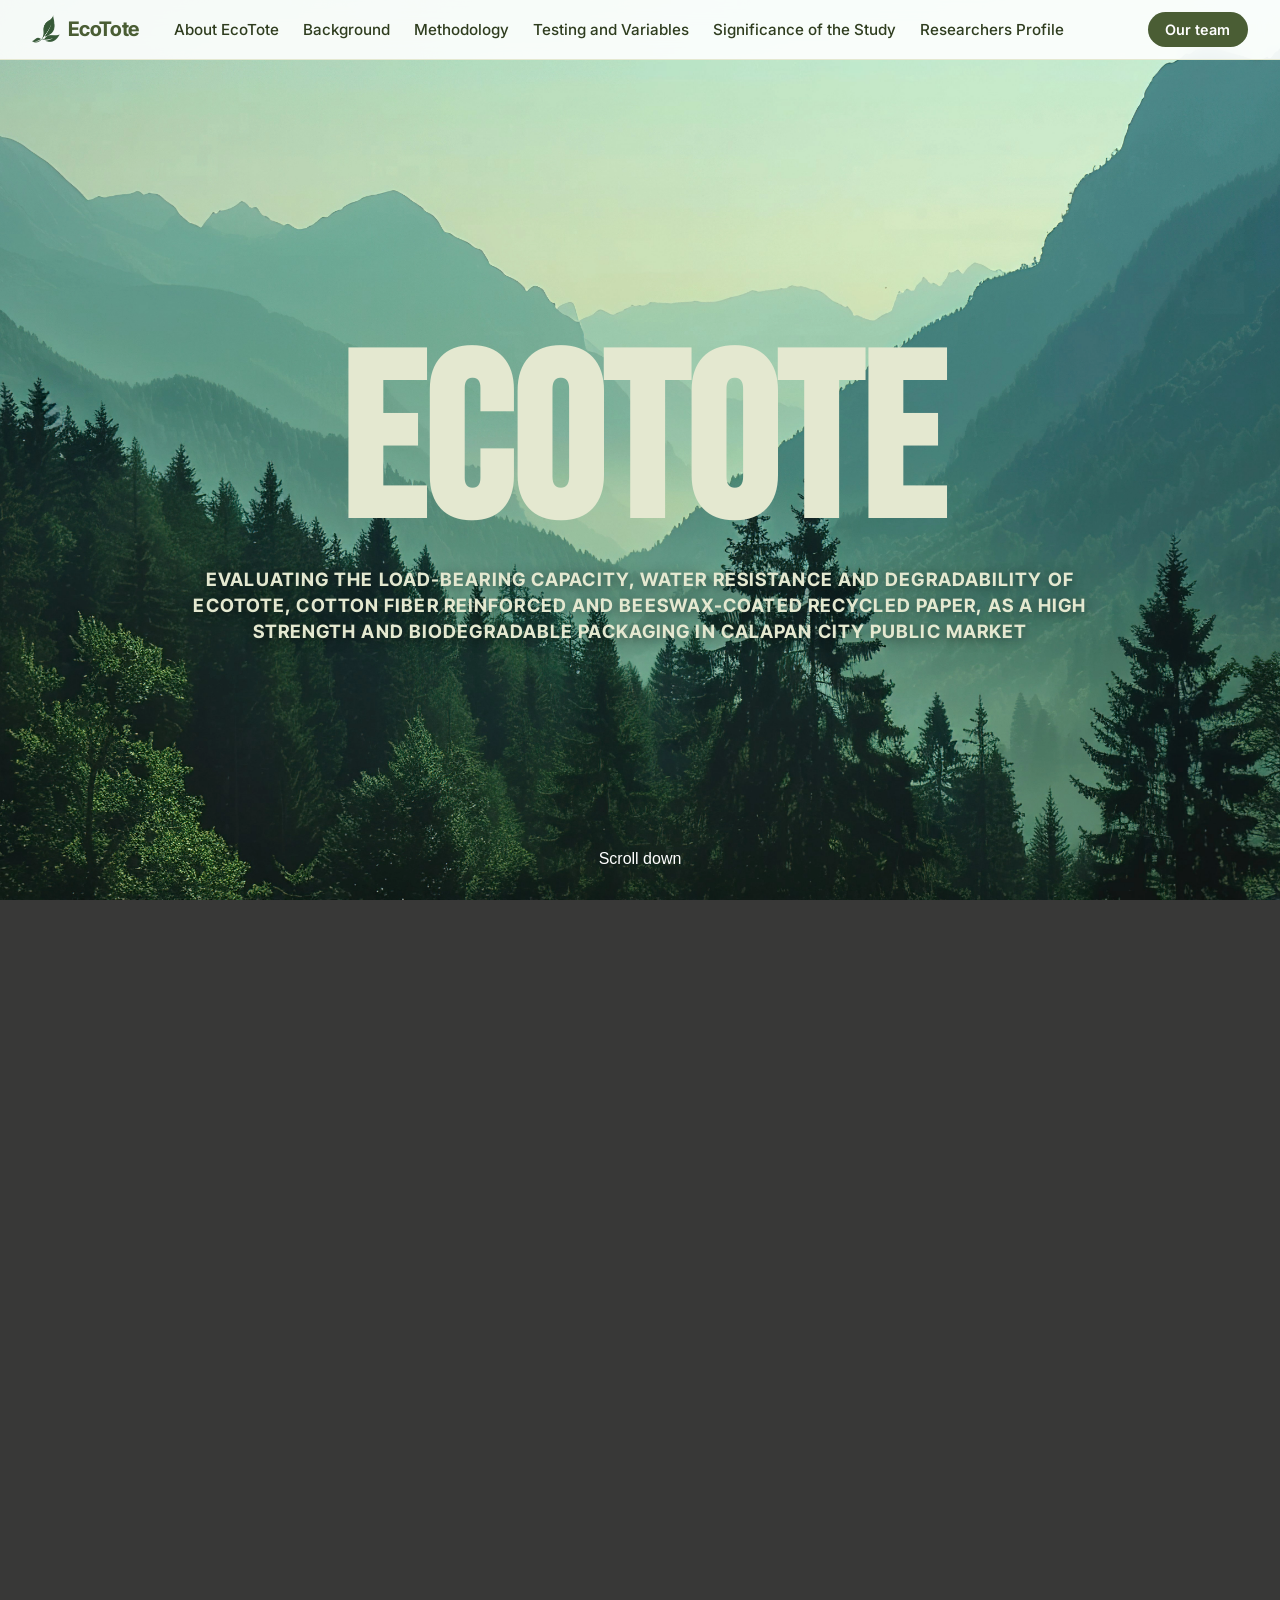
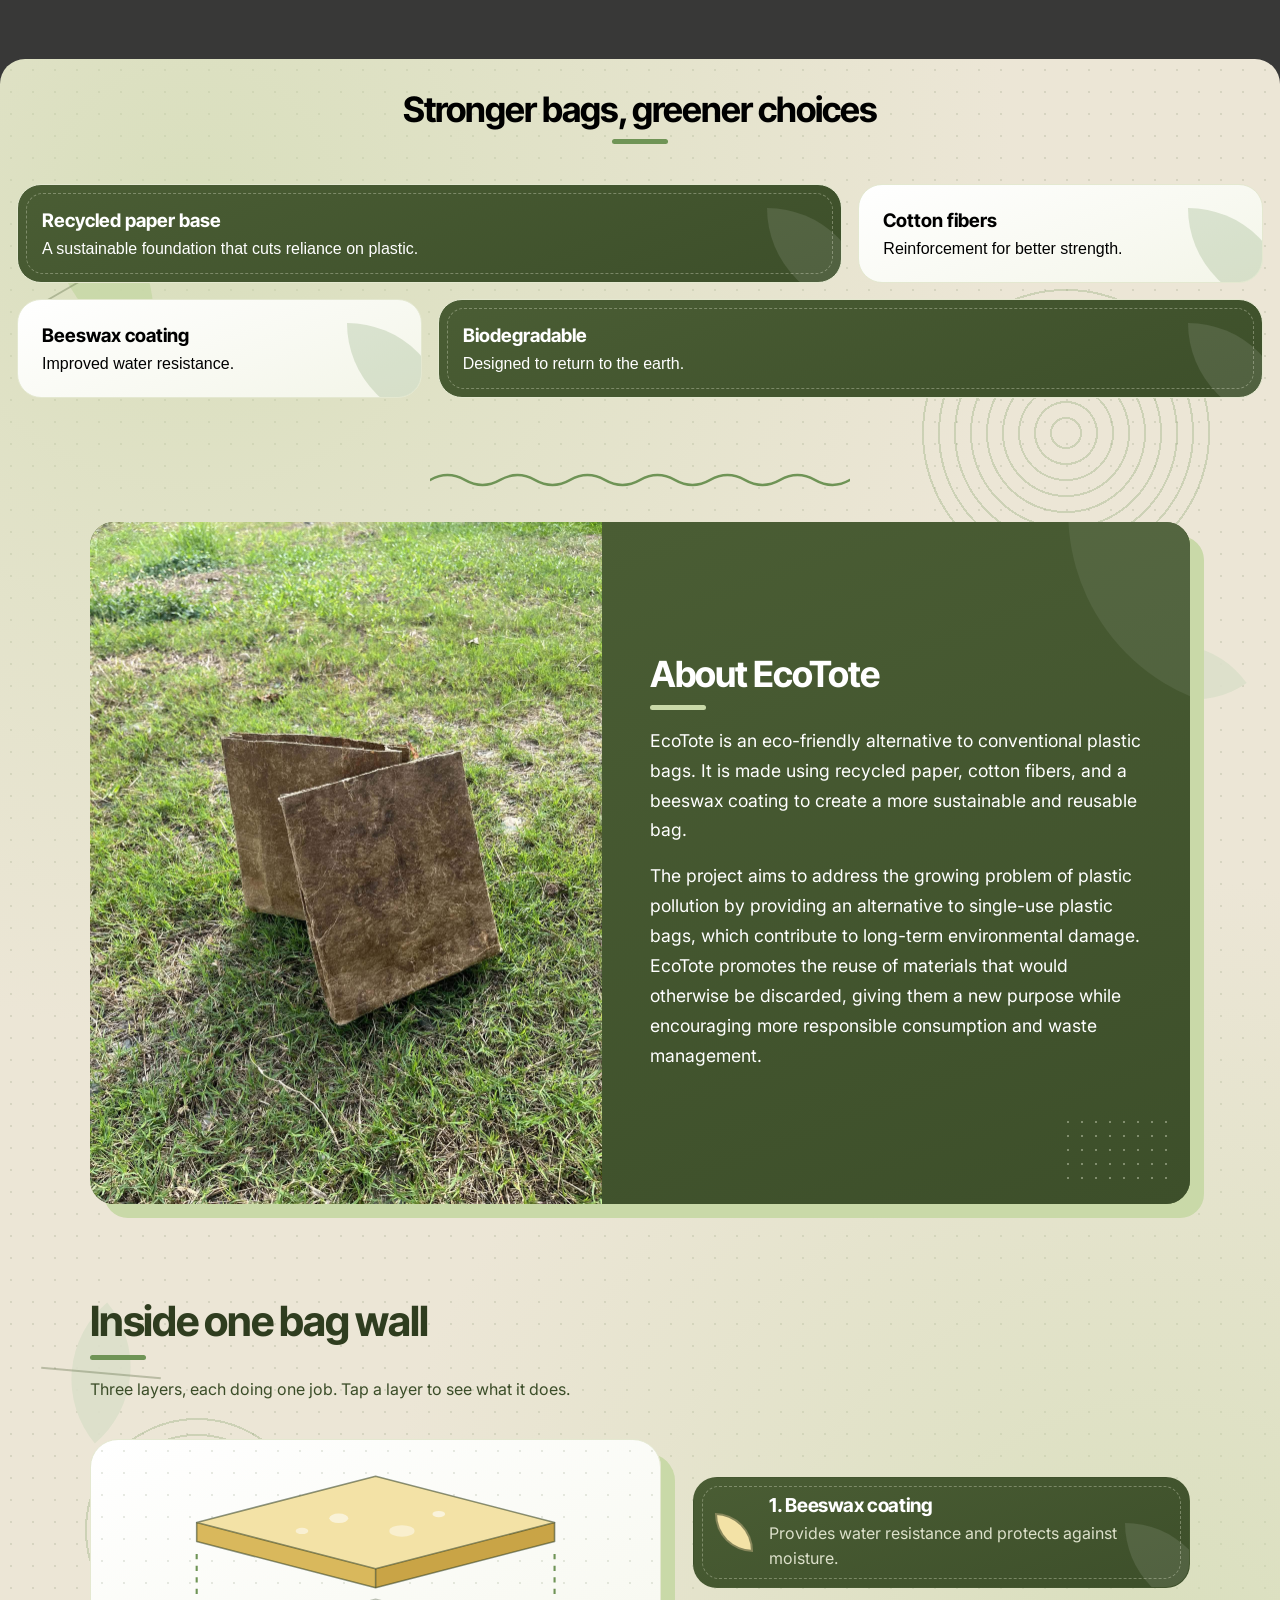
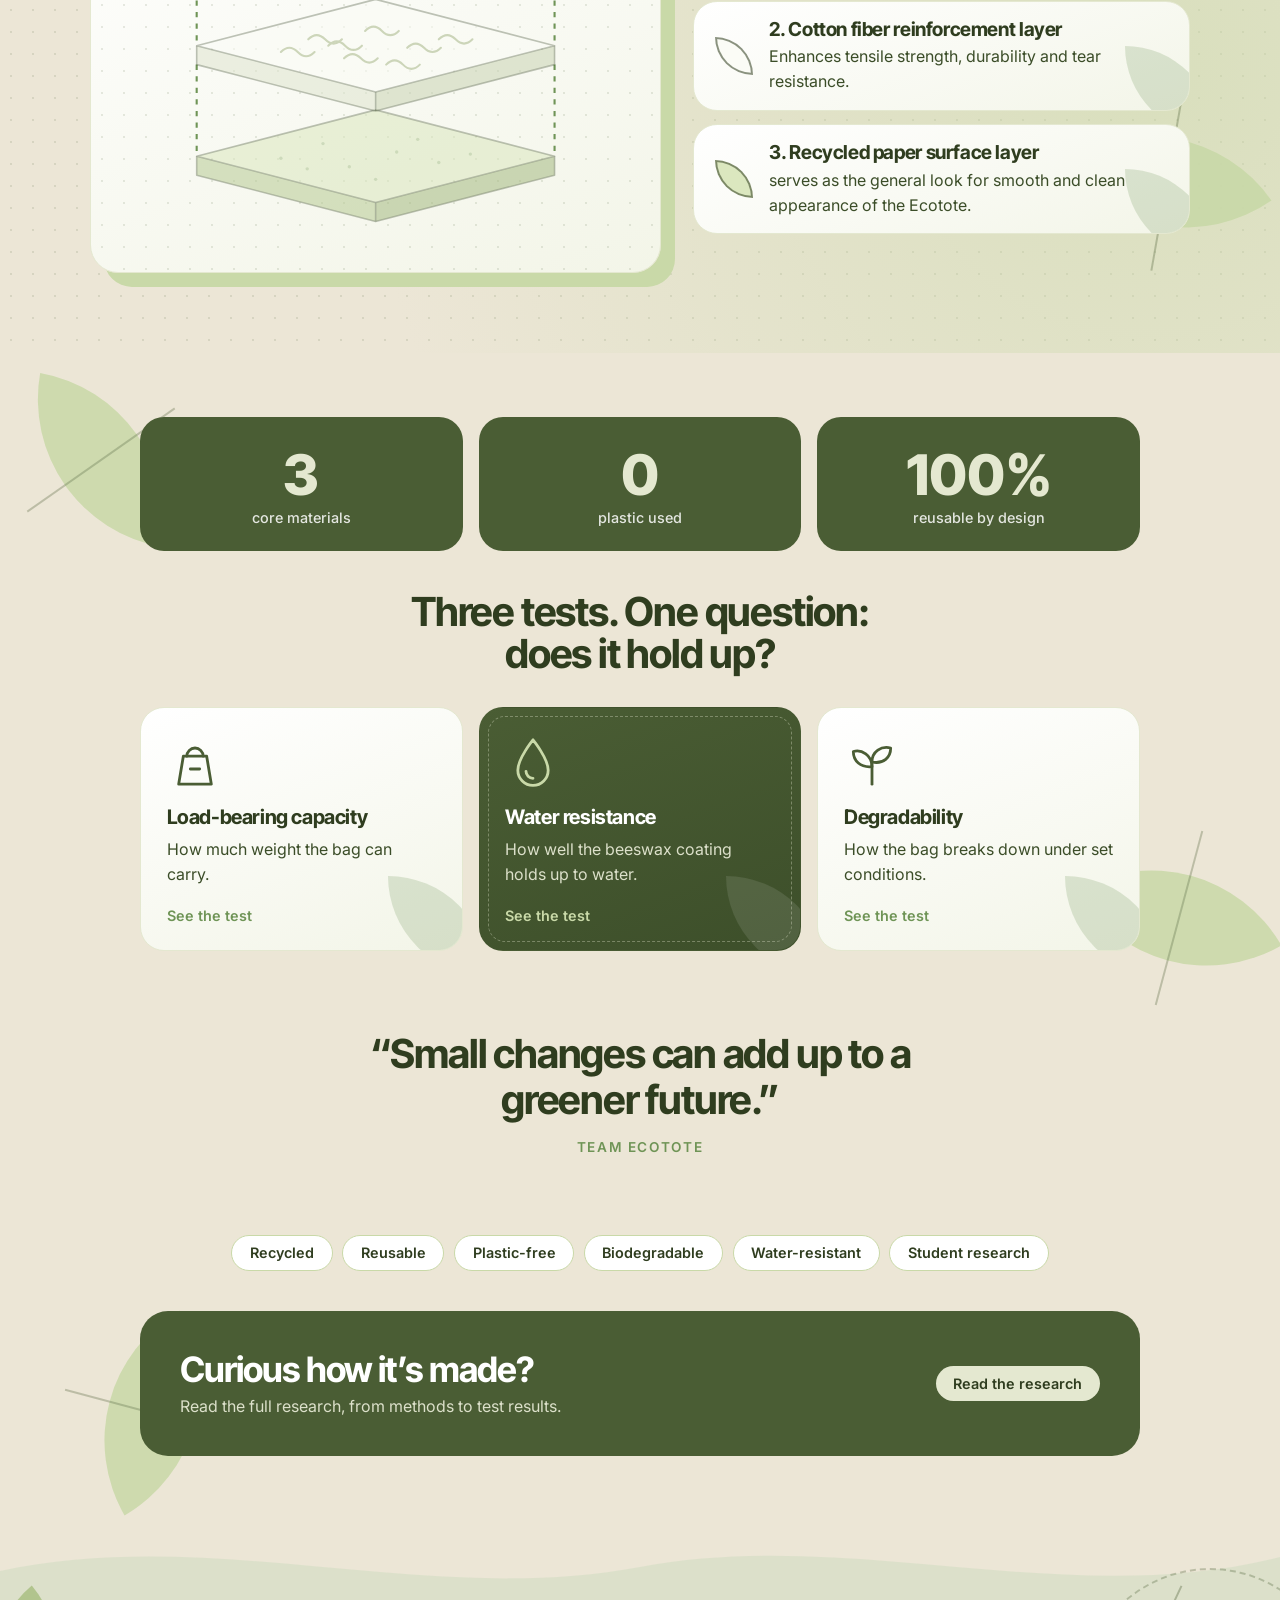
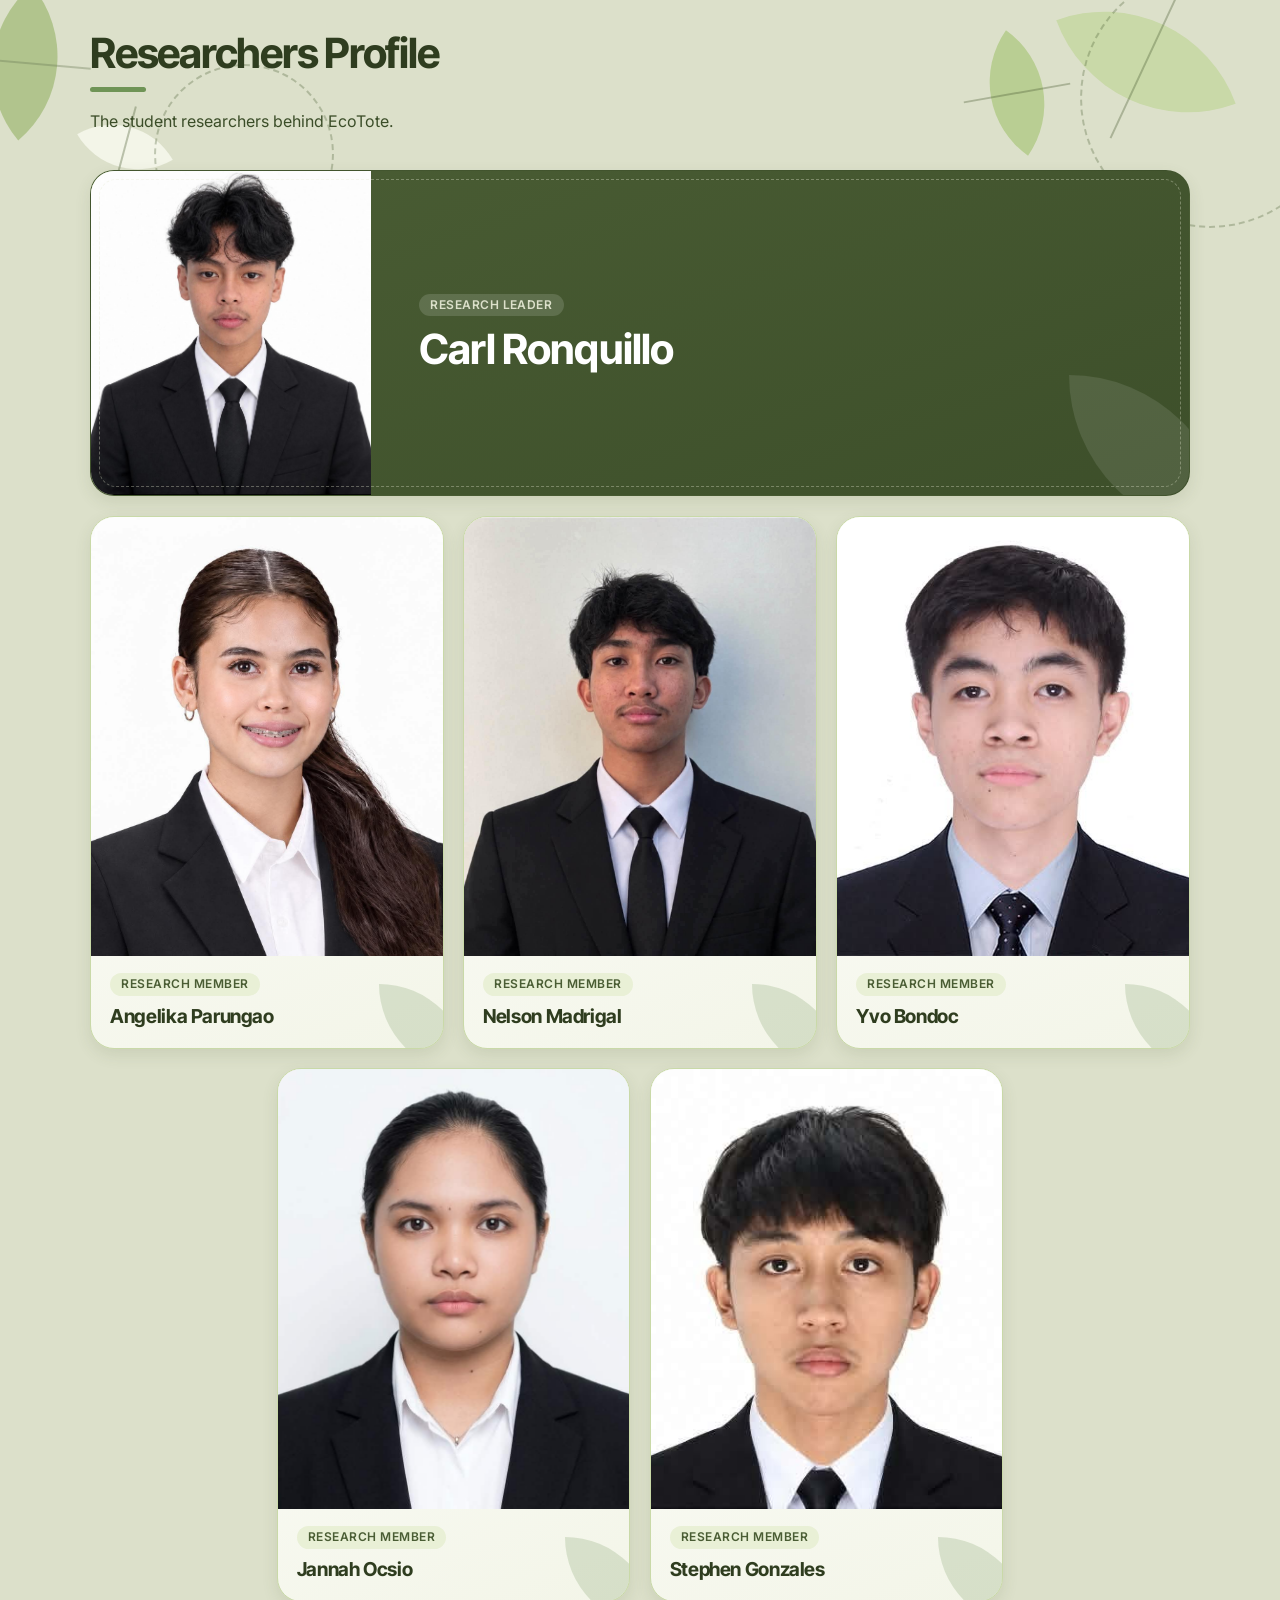
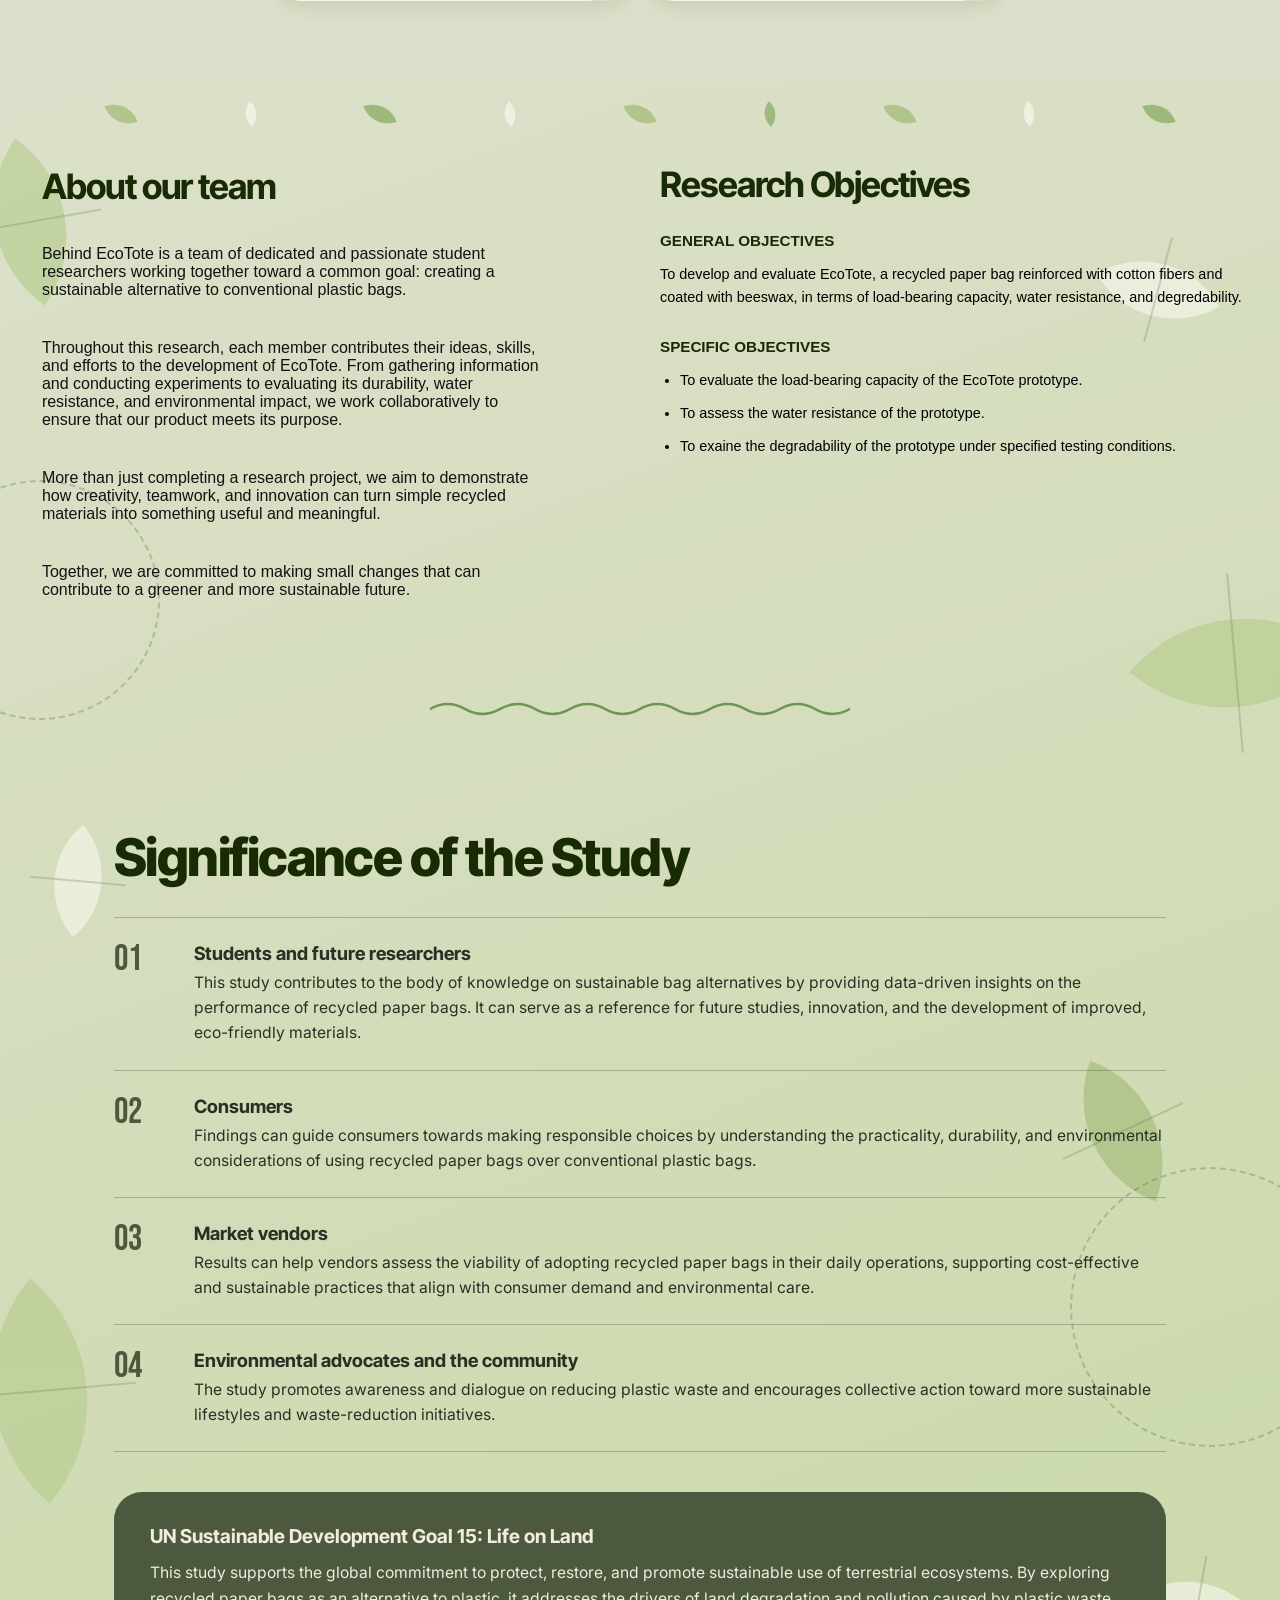
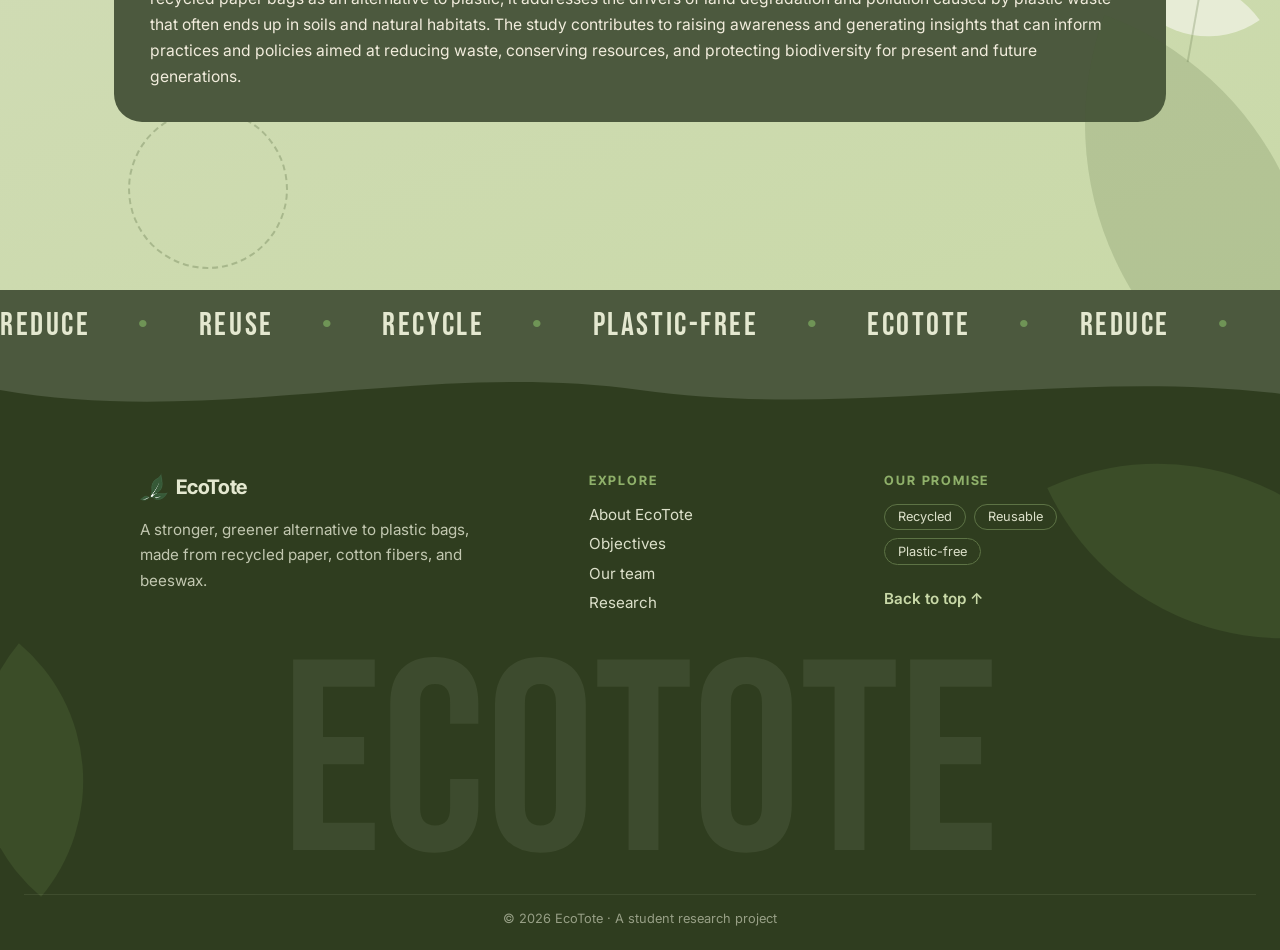
<file: index.html>
<!DOCTYPE html>
<html lang="en">
<head>
  <meta charset="UTF-8">
  <meta name="viewport" content="width=device-width, initial-scale=1">
  <title>EcoTote</title>
  <link rel="preconnect" href="https://fonts.googleapis.com">
  <link rel="preconnect" href="https://fonts.gstatic.com" crossorigin>
  <link href="https://fonts.googleapis.com/css2?family=Bebas+Neue&family=Inter:wght@400;500;600&family=Inter+Tight:wght@600;700;800&display=swap" rel="stylesheet">
  <link rel="stylesheet" href="style.css">
</head>
<body>

  <nav class="nav">
    <a class="brand" href="#"><img src="images/Ecotote.png" alt=""><span>EcoTote</span></a>

    <ul class="links" id="menu">
      <li><a href="#about">About EcoTote</a></li>
      <li><a href="background.html">Background</a></li>
      <li><a href="methodology.html">Methodology</a></li>
      <li><a href="tv.html">Testing and Variables</a></li>
      <li><a href="#significance">Significance of the Study</a></li>
      <li><a href="#team">Researchers Profile</a></li>
      <li><a href=EcoTote.pdf></a></li>
      <li><a href=#objectives></a></li>
    </ul>

    <a class="btn" href="#team">Our team</a> 
    <button class="menu-btn" aria-label="Menu" aria-expanded="false" aria-controls="menu">☰</button>
  </nav>

  <header class="hero">
    <div class="stage">
      <img class="back" src="images/forest.webp" alt="">
      <h1>ECOTOTE</h1>
      <p class="eco-hero-title">EVALUATING THE LOAD-BEARING CAPACITY, WATER RESISTANCE AND DEGRADABILITY OF ECOTOTE, COTTON FIBER REINFORCED AND BEESWAX-COATED RECYCLED PAPER, AS A HIGH STRENGTH AND BIODEGRADABLE PACKAGING IN CALAPAN CITY PUBLIC MARKET</p>
      
      <p class="hint">Scroll down</p>
    </div>
  </header>

  <main>
    <section class="main">
      <div class="cbody"></div>
      <i class="leaf m1"></i><i class="leaf m2"></i><i class="leaf m3"></i><i class="leaf m4"></i>
      <i class="ring r1"></i><i class="ring r2"></i>
     
    

      <section class="features">
        <h2>Stronger bags, greener choices</h2>
        <div class="bento">
          <article class="card wide"><h3>Recycled paper base</h3><p>A sustainable foundation that cuts reliance on plastic.</p></article>
          <article class="card"><h3>Cotton fibers</h3><p>Reinforcement for better strength.</p></article>
          <article class="card"><h3>Beeswax coating</h3><p>Improved water resistance.</p></article>
          <article class="card wide"><h3>Biodegradable</h3><p>Designed to return to the earth.</p></article>
        </div>
      </section>

<svg class="squiggle" viewBox="0 0 600 20" preserveAspectRatio="none" aria-hidden="true"><path d="M0 10 Q25 0 50 10 T100 10 T150 10 T200 10 T250 10 T300 10 T350 10 T400 10 T450 10 T500 10 T550 10 T600 10"/></svg>

      <!-- About card: image left, green text panel right -->
      <section class="about-card" id="about">
        <img class="about-card__image"
             src="images/EcoPic.jpg"
             alt="EcoTote paper bag on a wooden table surrounded by ferns and ivy">
        <div class="about-card__body">
          <h2>About EcoTote</h2>
          <p>
            EcoTote is an eco-friendly alternative to conventional plastic bags. It is made
            using recycled paper, cotton fibers, and a beeswax coating to create a more
            sustainable and reusable bag.
          </p>
          <p>
            The project aims to address the growing problem of plastic pollution by providing an
            alternative to single-use plastic bags, which contribute to long-term environmental
            damage. EcoTote promotes the reuse of materials that would otherwise be discarded,
            giving them a new purpose while encouraging more responsible consumption and waste
            management.
          </p>
        </div>
      </section>

      <!-- NEW: inside one bag wall (tap a layer or a card) -->
      <section class="eco-anatomy" id="anatomy">
        <h2>Inside one bag wall</h2>
        <p class="eco-sub">Three layers, each doing one job. Tap a layer to see what it does.</p>
        <div class="eco-anat" id="ecoAnat">
          <figure class="eco-fig">
            <svg class="eco-svg" viewBox="0 0 480 350" role="img" aria-label="Exploded view of the three layers of an EcoTote bag wall, from top to bottom: beeswax coating, cotton fiber reinforcement layer and recycled paper surface layer">
        <g stroke="#6f9456" stroke-width="2" stroke-dasharray="5 6" fill="none">
          <line x1="70" y1="78" x2="70" y2="165"/><line x1="410" y1="78" x2="410" y2="165"/><line x1="70" y1="183" x2="70" y2="270"/><line x1="410" y1="183" x2="410" y2="270"/>
        </g>
        <g transform="translate(0,105)">
        <g class="eco-layer" data-layer="surface">
          <clipPath id="clip-surface"><polygon points="70,165 240,121 410,165 240,209"/></clipPath>
          <polygon points="70,165 240,209 240,227 70,183" fill="#b8cb95"/>
          <polygon points="240,209 410,165 410,183 240,227" fill="#a6bb82"/>
          <polygon points="70,165 240,121 410,165 240,209" fill="#dbe7bf"/>
          <g clip-path="url(#clip-surface)"><circle cx="150" cy="167" r="1.6" fill="#6f9456" fill-opacity=".45"/><circle cx="190" cy="153" r="1.6" fill="#6f9456" fill-opacity=".45"/><circle cx="215" cy="175" r="1.6" fill="#6f9456" fill-opacity=".45"/><circle cx="260" cy="161" r="1.6" fill="#6f9456" fill-opacity=".45"/><circle cx="300" cy="171" r="1.6" fill="#6f9456" fill-opacity=".45"/><circle cx="330" cy="163" r="1.6" fill="#6f9456" fill-opacity=".45"/><circle cx="240" cy="187" r="1.6" fill="#6f9456" fill-opacity=".45"/><circle cx="175" cy="177" r="1.6" fill="#6f9456" fill-opacity=".45"/><circle cx="280" cy="149" r="1.6" fill="#6f9456" fill-opacity=".45"/></g>
          <polygon points="70,165 240,121 410,165 240,209" fill="none" stroke="#2f3d1f" stroke-opacity=".55" stroke-width="1.5" stroke-linejoin="round"/>
          <polyline points="70,165 70,183 240,227 410,183 410,165" fill="none" stroke="#2f3d1f" stroke-opacity=".55" stroke-width="1.5" stroke-linejoin="round"/>
          <line x1="240" y1="209" x2="240" y2="227" stroke="#2f3d1f" stroke-opacity=".55" stroke-width="1.5"/>
        </g>
        </g>
        <g transform="translate(0,-105)">
        <g class="eco-layer" data-layer="cotton">
          <clipPath id="clip-cotton"><polygon points="70,270 240,226 410,270 240,314"/></clipPath>
          <polygon points="70,270 240,314 240,332 70,288" fill="#dfe5cf"/>
          <polygon points="240,314 410,270 410,288 240,332" fill="#c9d3b4"/>
          <polygon points="70,270 240,226 410,270 240,314" fill="#fbfcf6"/>
          <g clip-path="url(#clip-cotton)"><path d="M176 264 q8 -8 16 0 t16 0" fill="none" stroke="#a9b88a" stroke-width="2" stroke-linecap="round"/><path d="M230 256 q8 -8 16 0 t16 0" fill="none" stroke="#a9b88a" stroke-width="2" stroke-linecap="round"/><path d="M270 272 q8 -8 16 0 t16 0" fill="none" stroke="#a9b88a" stroke-width="2" stroke-linecap="round"/><path d="M210 282 q8 -8 16 0 t16 0" fill="none" stroke="#a9b88a" stroke-width="2" stroke-linecap="round"/><path d="M300 264 q8 -8 16 0 t16 0" fill="none" stroke="#a9b88a" stroke-width="2" stroke-linecap="round"/><path d="M150 276 q8 -8 16 0 t16 0" fill="none" stroke="#a9b88a" stroke-width="2" stroke-linecap="round"/><path d="M250 288 q8 -8 16 0 t16 0" fill="none" stroke="#a9b88a" stroke-width="2" stroke-linecap="round"/><path d="M195 270 q8 -8 16 0 t16 0" fill="none" stroke="#a9b88a" stroke-width="2" stroke-linecap="round"/></g>
          <polygon points="70,270 240,226 410,270 240,314" fill="none" stroke="#2f3d1f" stroke-opacity=".55" stroke-width="1.5" stroke-linejoin="round"/>
          <polyline points="70,270 70,288 240,332 410,288 410,270" fill="none" stroke="#2f3d1f" stroke-opacity=".55" stroke-width="1.5" stroke-linejoin="round"/>
          <line x1="240" y1="314" x2="240" y2="332" stroke="#2f3d1f" stroke-opacity=".55" stroke-width="1.5"/>
        </g>
        </g>
        <g class="eco-layer" data-layer="wax">
          <clipPath id="clip-wax"><polygon points="70,60 240,16 410,60 240,104"/></clipPath>
          <polygon points="70,60 240,104 240,122 70,78" fill="#d9b85c"/>
          <polygon points="240,104 410,60 410,78 240,122" fill="#c9a446"/>
          <polygon points="70,60 240,16 410,60 240,104" fill="#f3e2a6"/>
          <g clip-path="url(#clip-wax)"><ellipse cx="205" cy="56" rx="9" ry="4.5" fill="#fff" fill-opacity=".55"/><ellipse cx="265" cy="68" rx="12" ry="5.5" fill="#fff" fill-opacity=".45"/><ellipse cx="300" cy="52" rx="6" ry="3" fill="#fff" fill-opacity=".6"/><ellipse cx="170" cy="68" rx="6" ry="3" fill="#fff" fill-opacity=".5"/></g>
          <polygon points="70,60 240,16 410,60 240,104" fill="none" stroke="#2f3d1f" stroke-opacity=".55" stroke-width="1.5" stroke-linejoin="round"/>
          <polyline points="70,60 70,78 240,122 410,78 410,60" fill="none" stroke="#2f3d1f" stroke-opacity=".55" stroke-width="1.5" stroke-linejoin="round"/>
          <line x1="240" y1="104" x2="240" y2="122" stroke="#2f3d1f" stroke-opacity=".55" stroke-width="1.5"/>
        </g>
      </svg>
          </figure>
          <div class="eco-legend">
            <button type="button" class="eco-lg on" data-layer="wax" aria-pressed="true"><i class="eco-dot wax"></i><span><b>1. Beeswax coating</b><em>Provides water resistance and protects against moisture.</em></span></button>
            <button type="button" class="eco-lg" data-layer="cotton" aria-pressed="false"><i class="eco-dot cotton"></i><span><b>2. Cotton fiber reinforcement layer</b><em>Enhances tensile strength, durability and tear resistance.</em></span></button>
            <button type="button" class="eco-lg" data-layer="surface" aria-pressed="false"><i class="eco-dot surface"></i><span><b>3. Recycled paper surface layer</b><em>serves as the general look for smooth and clean appearance of the Ecotote.</em></span></button>
          </div>
        </div>
      </section>
    </section>

    <div class="progress" aria-hidden="true"></div>

    <section class="story">
      <i class="leaf l1"></i><i class="leaf l2"></i><i class="leaf l3"></i>

      <div class="stats reveal">
        <div><strong>3</strong><span>core materials</span></div>
        <div><strong>0</strong><span>plastic used</span></div>
        <div><strong>100%</strong><span>reusable by design</span></div>
      </div>

      <div class="eco-tests reveal">
        <h2>Three tests. One question: does it hold up?</h2>
        <div class="eco-trio">
          <a class="eco-t" href="tv.html"><svg class="eco-ico" viewBox="0 0 48 48" aria-hidden="true"><path d="M17 19a7 7 0 0 1 14 0"/><path d="M10 43l4-24h20l4 24z"/><path d="M20 30h8"/></svg><h3>Load-bearing capacity</h3><p>How much weight the bag can carry.</p><span class="eco-more">See the test</span></a>
          <a class="eco-t" href="tv.html"><svg class="eco-ico" viewBox="0 0 48 48" aria-hidden="true"><path d="M24 5C24 5 11 21 11 31a13 13 0 0 0 26 0C37 21 24 5 24 5z"/><path d="M18 32a6 6 0 0 0 6 6"/></svg><h3>Water resistance</h3><p>How well the beeswax coating holds up to water.</p><span class="eco-more">See the test</span></a>
          <a class="eco-t" href="tv.html"><svg class="eco-ico" viewBox="0 0 48 48" aria-hidden="true"><path d="M24 43V24"/><path d="M24 28C24 18 15 13 8 15c0 8 6 14 16 13z"/><path d="M24 24c0-9 8-14 16-12 0 8-6 14-16 12z"/></svg><h3>Degradability</h3><p>How the bag breaks down under set conditions.</p><span class="eco-more">See the test</span></a>
        </div>
      </div>

      <div class="quote reveal">
        <p>&ldquo;Small changes can add up to a greener future.&rdquo;</p>
        <span>Team EcoTote</span>
      </div>

      <div class="chips reveal">
        <span>Recycled</span><span>Reusable</span><span>Plastic-free</span><span>Biodegradable</span><span>Water-resistant</span><span>Student research</span>
      </div>

      <div class="cta reveal">
        <div>
          <h2>Curious how it&rsquo;s made?</h2>
          <p>Read the full research, from methods to test results.</p>
        </div>
        <a class="btn" href="EcoTote.pdf">Read the research</a>
      </div>
    </section>

    <section class="eco-team" id="team">
      <svg class="eco-wave" viewBox="0 0 1440 90" preserveAspectRatio="none" aria-hidden="true"><path d="M0,0 L1440,0 L1440,38 C1200,92 960,8 720,48 C480,88 240,6 0,52 Z" fill="#ece6d6"/></svg>
      <i class="eco-lf eco-lf1"></i><i class="eco-lf eco-lf2"></i><i class="eco-lf eco-lf3"></i><i class="eco-lf eco-lf4"></i>
      <i class="eco-rg eco-rg1"></i><i class="eco-rg eco-rg2"></i>
      <h2>Researchers Profile</h2>
      <p class="eco-sub">The student researchers behind EcoTote.</p>

      <article class="eco-p eco-p--lead">
        <div class="eco-p__photo"><img src="images/carl.jpg" alt="Portrait of Carl Ronquillo" loading="lazy"></div>
        <div class="eco-p__info">
          <span class="eco-p__role">Research Leader</span>
          <h3>Carl Ronquillo</h3>
        </div>
      </article>

      <div class="eco-crew">
      <article class="eco-p">
        <div class="eco-p__photo"><img src="images/angelika.jpg" alt="Portrait of Angelika Parungao" loading="lazy"></div>
        <div class="eco-p__info">
          <span class="eco-p__role">Research Member</span>
          <h3>Angelika Parungao</h3>
        </div>
      </article>
      <article class="eco-p">
        <div class="eco-p__photo"><img src="images/nelson.jpg" alt="Portrait of Nelson Madrigal" loading="lazy"></div>
        <div class="eco-p__info">
          <span class="eco-p__role">Research Member</span>
          <h3>Nelson Madrigal</h3>
        </div>
      </article>
      <article class="eco-p">
        <div class="eco-p__photo"><img src="images/yvo.jpg" alt="Portrait of Yvo Bondoc" loading="lazy"></div>
        <div class="eco-p__info">
          <span class="eco-p__role">Research Member</span>
          <h3>Yvo Bondoc</h3>
        </div>
      </article>
      <article class="eco-p">
        <div class="eco-p__photo"><img src="images/jannah.jpg" alt="Portrait of Jannah Ocsio" loading="lazy"></div>
        <div class="eco-p__info">
          <span class="eco-p__role">Research Member</span>
          <h3>Jannah Ocsio</h3>
        </div>
      </article>
      <article class="eco-p">
        <div class="eco-p__photo"><img src="images/stephen.jpg" alt="Portrait of Stephen Gonzales" loading="lazy"></div>
        <div class="eco-p__info">
          <span class="eco-p__role">Research Member</span>
          <h3>Stephen Gonzales</h3>
        </div>
      </article>
      </div>
    </section>

     <section class="about-team">
        <div class="eco-vine" aria-hidden="true"><i></i><i></i><i></i><i></i><i></i><i></i><i></i><i></i><i></i></div>
        <i class="eco-bl eco-bl1"></i><i class="eco-bl eco-bl2"></i><i class="eco-bl eco-bl3"></i><i class="eco-bl eco-bl4"></i><i class="eco-bl eco-bl5"></i><i class="eco-bl eco-bl6"></i><i class="eco-bl eco-bl7"></i>
        <i class="eco-br eco-br1"></i><i class="eco-br eco-br2"></i><i class="eco-br eco-br3"></i>
        <div class="about-t">
          <h2>About our team</h2>
          <p>
            Behind EcoTote is a team of dedicated and passionate student researchers working 
            together toward a common goal: creating a sustainable alternative to conventional plastic bags.
          </p>
          <p>
            Throughout this research, each member contributes their ideas, skills, and efforts to the development of EcoTote. 
            From gathering information and conducting experiments to evaluating its durability, water resistance, and environmental impact, we work collaboratively to ensure that our product meets its purpose.
          </p>
          <p>
            More than just completing a research project, we aim to demonstrate how creativity, 
            teamwork, and innovation can turn simple recycled materials into something useful and meaningful.
          </p>
          <p>
            Together, we are committed to making small changes that can contribute 
            to a greener and more sustainable future.
          </p>
        </div>
         <div class="obj" id="objectives">
          <h2>Research Objectives</h2>
          <h3>GENERAL OBJECTIVES</h3>
          <p> To develop and evaluate EcoTote, a recycled paper bag reinforced with cotton fibers
            and coated with beeswax, in terms of load-bearing capacity, water resistance, and degredability.
          </p>
          <h3>SPECIFIC OBJECTIVES</h3>
          <ul>
            <li>To evaluate the load-bearing capacity of the EcoTote prototype.</li>
            <li>To assess the water resistance of the prototype.</li>
            <li>To exaine the degradability of the prototype under specified testing conditions.</li>
          </ul>
        </div>

        <svg class="eco-squig" viewBox="0 0 600 20" preserveAspectRatio="none" aria-hidden="true"><path d="M0 10 Q25 0 50 10 T100 10 T150 10 T200 10 T250 10 T300 10 T350 10 T400 10 T450 10 T500 10 T550 10 T600 10"/></svg>
        <div class="significance sig" id="significance">
          <h2>Significance of the Study</h2>

          <ol class="sig__list">
            <li class="sig__item">
              <span class="sig__num" aria-hidden="true">01</span>
              <div>
                <h3>Students and future researchers</h3>
                <p>
                  This study contributes to the body of knowledge on sustainable bag alternatives by
                  providing data-driven insights on the performance of recycled paper bags. It can serve
                  as a reference for future studies, innovation, and the development of improved,
                  eco-friendly materials.
                </p>
              </div>
            </li>
            <li class="sig__item">
              <span class="sig__num" aria-hidden="true">02</span>
              <div>
                <h3>Consumers</h3>
                <p>
                  Findings can guide consumers towards making responsible choices by understanding the
                  practicality, durability, and environmental considerations of using recycled paper
                  bags over conventional plastic bags.
                </p>
              </div>
            </li>
            <li class="sig__item">
              <span class="sig__num" aria-hidden="true">03</span>
              <div>
                <h3>Market vendors</h3>
                <p>
                  Results can help vendors assess the viability of adopting recycled paper bags in their
                  daily operations, supporting cost-effective and sustainable practices that align with
                  consumer demand and environmental care.
                </p>
              </div>
            </li>
            <li class="sig__item">
              <span class="sig__num" aria-hidden="true">04</span>
              <div>
                <h3>Environmental advocates and the community</h3>
                <p>
                  The study promotes awareness and dialogue on reducing plastic waste and encourages
                  collective action toward more sustainable lifestyles and waste-reduction initiatives.
                </p>
              </div>
            </li>
          </ol>

          <aside class="sig__note">
            <h3>UN Sustainable Development Goal 15: Life on Land</h3>
            <p>
              This study supports the global commitment to protect, restore, and promote sustainable
              use of terrestrial ecosystems. By exploring recycled paper bags as an alternative to
              plastic, it addresses the drivers of land degradation and pollution caused by plastic
              waste that often ends up in soils and natural habitats. The study contributes to raising
              awareness and generating insights that can inform practices and policies aimed at
              reducing waste, conserving resources, and protecting biodiversity for present and future
              generations.
            </p>
          </aside>
        </div>
     </section>
  
</section>

<style>
  .stage .eco-hero-title {
    position: absolute; z-index: 2;
    left: 50%; transform: translateX(-50%);
    top: calc(50% + 7.65vw + 1.2rem);
    width: min(900px, 88%); margin: 0; text-align: center;
    font-family: "Inter Tight", "Inter", sans-serif; font-weight: 700;
    font-size: clamp(.8rem, 1.6vw, 1.15rem); line-height: 1.4; letter-spacing: .06em;
    color: #e4e8d0; text-shadow: 0 2px 12px rgba(0,0,0,.5);
    /* fades on scroll exactly like the ECOTOTE heading */
    opacity: calc(1 - var(--p, 0) * 1.6);
  }
  @media (max-width: 760px) { .stage .eco-hero-title { font-size: .7rem; width: 92%; } }


  .obj h3 {
    margin-top: 3%;
  }

  .about-team .obj {
    display: block !important;
    gap: 0 !important;
    row-gap: 0 !important;
  }
  .about-team .obj h2 {
    margin: 0 0 20px !important;
  }
  .about-team .obj h3 {
    margin: 28px 0 12px !important;
    padding: 0 !important;
    line-height: 1.3 !important;
    font-size: 0.95rem !important;
  }
  .about-team .obj p,
  .about-team .obj li {
    font-size: 0.9rem !important;
    line-height: 1.6 !important;
  }
  .about-team .obj p {
    margin: 0 0 14px !important;
    padding: 0 !important;
  }
  .about-team .obj ul {
    margin: 0 !important;
    padding: 0 0 0 20px !important;
    list-style: disc !important;
  }
  .about-team .obj li {
    margin: 0 0 10px !important;
  }

  /* ===== Significance of the Study ===== */
  .sig {
    --sig-green: #4c593e;
    --sig-cream: #f1ecdc;
    --sig-ink: #2b2f26;
    --sig-line: rgba(76, 89, 62, 0.35);

    grid-column: 1 / -1;
    width: 100%;
    max-width: 1100px;
    margin: 0 auto;
    padding: 72px 24px;
    box-sizing: border-box;
    color: var(--sig-ink);
    font-family: "Inter", system-ui, sans-serif;
    scroll-margin-top: 80px;
  }

  .sig > h2 {
    margin: 0 0 32px;
    font-family: "Inter Tight", "Inter", sans-serif;
    font-weight: 800;
    font-size: clamp(2rem, 5vw, 3.25rem);
    line-height: 1.05;
    color: #182b05;
  }

  .sig__list {
    list-style: none;
    margin: 0;
    padding: 0;
    border-top: 1px solid var(--sig-line);
  }

  .sig__item {
    display: grid;
    grid-template-columns: 64px 1fr;
    gap: 16px;
    padding: 24px 0;
    border-bottom: 1px solid var(--sig-line);
  }

  .sig__num {
    font-family: "Bebas Neue", "Inter Tight", sans-serif;
    font-size: 2.25rem;
    line-height: 1;
    color: var(--sig-green);
  }

  .sig__item h3 {
    margin: 0 0 6px;
    font-family: "Inter Tight", "Inter", sans-serif;
    font-weight: 700;
    font-size: 1.15rem;
  }

  .sig__item p {
    margin: 0;
    font-size: 0.98rem;
    line-height: 1.6;
  }

  .sig__note {
    margin-top: 40px;
    padding: 32px 36px;
    border-radius: 28px;
    background: var(--sig-green);
    color: var(--sig-cream);
  }

  .sig__note h3 {
    margin: 0 0 12px;
    font-family: "Inter Tight", "Inter", sans-serif;
    font-weight: 700;
    font-size: 1.2rem;
  }

  .sig__note p {
    margin: 0;
    font-size: 0.98rem;
    line-height: 1.65;
  }

  @media (max-width: 600px) {
    .sig { padding: 48px 16px; }
    .sig__item { grid-template-columns: 44px 1fr; gap: 10px; }
    .sig__num { font-size: 1.75rem; }
    .sig__note { padding: 24px 20px; border-radius: 20px; }
  }
</style>
  </main>

  <div class="marquee" aria-hidden="true"><div class="track">
    <span>Reduce</span><span>Reuse</span><span>Recycle</span><span>Plastic-free</span><span>EcoTote</span>
    <span>Reduce</span><span>Reuse</span><span>Recycle</span><span>Plastic-free</span><span>EcoTote</span>
  </div></div>

  <footer class="foot">
    <svg class="wave" viewBox="0 0 1440 80" preserveAspectRatio="none" aria-hidden="true"><path d="M0,0 L0,40 C240,90 480,0 720,40 C960,80 1200,10 1440,45 L1440,0 Z" fill="#4c593e"/></svg>
    <i class="leaf f1"></i><i class="leaf f2"></i>

    <div class="foot-grid">
      <div class="foot-brand">
        <a class="brand" href="#"><img src="images/Ecotote.png" alt=""><span>EcoTote</span></a>
        <p>A stronger, greener alternative to plastic bags, made from recycled paper, cotton fibers, and beeswax.</p>
      </div>
      <div>
        <h3>Explore</h3>
        <ul>
          <li><a href="#about">About EcoTote</a></li>
          <li><a href="#objectives">Objectives</a></li>
          <li><a href="#team">Our team</a></li>
          <li><a href="EcoTote.pdf">Research</a></li>
        </ul>
      </div>
      <div>
        <h3>Our promise</h3>
        <ul class="tags"><li>Recycled</li><li>Reusable</li><li>Plastic-free</li></ul>
        <a class="top" href="#">Back to top &uarr;</a>
      </div>
    </div>

    <div class="foot-word" aria-hidden="true">ECOTOTE</div>
    <p class="foot-bar">&copy; 2026 EcoTote &middot; A student research project</p>
  </footer>

  <script src="script.js"></script>

  <!-- =====================================================================
       NEW ADDITIONS: CSS  (edit colors, sizes and spacing here)
       Every class starts with "eco-" so nothing clashes with style.css
       ===================================================================== -->
  <style>
    /* ---------- inside one bag wall ---------- */
    .eco-anatomy { position: relative; z-index: 3; width: min(1100px, 88%); margin: 6rem auto 0; font-family: "Inter", sans-serif; color: #2f3d1f; }
    .eco-anatomy > h2 { font-size: clamp(1.8rem, 4vw, 2.6rem); color: #2f3d1f; }
    .eco-anatomy > h2::after { content: ""; display: block; width: 56px; height: 5px; border-radius: 999px; background: #6f9456; margin: .7rem 0 0; }
    .eco-sub { margin-top: 1rem; max-width: 56ch; line-height: 1.7; color: #3b4d28; }
    .eco-anat { margin-top: 2.2rem; display: grid; grid-template-columns: 1.15fr 1fr; gap: 2rem; align-items: center; }
    .eco-fig { margin: 0; padding: clamp(1rem, 3vw, 2rem); border-radius: 28px; border: 1px solid #e4e8d0; box-shadow: 14px 14px 0 #c9d9a8;
      background: radial-gradient(rgba(74,93,52,.13) 1.5px, transparent 1.5px) 0 0 / 22px 22px, linear-gradient(160deg, #fff, #f3f5e8); }
    .eco-svg { display: block; width: 100%; height: auto; overflow: visible; }
    .eco-layer { cursor: pointer; transition: transform .35s cubic-bezier(.2,.8,.2,1), opacity .35s; }
    .eco-anat[data-active="wax"] .eco-layer[data-layer="wax"],
    .eco-anat[data-active="surface"] .eco-layer[data-layer="surface"],
    .eco-anat[data-active="cotton"] .eco-layer[data-layer="cotton"],
    .eco-anat[data-active="core"] .eco-layer[data-layer="core"],
    .eco-anat[data-active="inner"] .eco-layer[data-layer="inner"] { transform: translateY(-12px); }
    .eco-anat[data-active="wax"] .eco-layer:not([data-layer="wax"]),
    .eco-anat[data-active="surface"] .eco-layer:not([data-layer="surface"]),
    .eco-anat[data-active="cotton"] .eco-layer:not([data-layer="cotton"]),
    .eco-anat[data-active="core"] .eco-layer:not([data-layer="core"]),
    .eco-anat[data-active="inner"] .eco-layer:not([data-layer="inner"]) { opacity: .55; }

    .eco-legend { display: grid; gap: .8rem; }
    .eco-lg { position: relative; overflow: hidden; display: flex; align-items: center; gap: 1rem; width: 100%; padding: 1rem 1.3rem; border-radius: 24px; cursor: pointer; text-align: left;
      font: inherit; color: #2f3d1f; background: linear-gradient(160deg, #fff, #f3f5e8); border: 1px solid #e4e8d0; transition: transform .25s, box-shadow .25s, background .3s, color .3s; }
    .eco-lg::after { content: ""; position: absolute; right: -26px; bottom: -26px; width: 90px; height: 90px; border-radius: 0 100% 0 100%; background: rgba(111,148,86,.22); pointer-events: none; }
    .eco-lg:hover { transform: translateY(-4px); box-shadow: 0 12px 26px rgba(74,93,52,.22); }
    .eco-lg:focus-visible { outline: 3px solid #6f9456; outline-offset: 3px; }
    .eco-lg b { display: block; font: 700 1.2rem/1.15 "Inter Tight", sans-serif; letter-spacing: -.02em; }
    .eco-lg em { display: block; margin-top: .3rem; font-style: normal; line-height: 1.55; color: #3b4d28; position: relative; z-index: 1; }
    .eco-lg.on { background: linear-gradient(160deg, #4a5d34, #3d4f2a); border-color: transparent; color: #fff; }
    .eco-lg.on em { color: #dce0ca; }
    .eco-lg.on::after { background: rgba(255,255,255,.1); }
    .eco-lg.on::before { content: ""; position: absolute; inset: 8px; border: 1.5px dashed rgba(228,232,208,.35); border-radius: 17px; pointer-events: none; }
    .eco-dot { flex: none; width: 2.4rem; height: 2.4rem; border-radius: 0 100% 0 100%; border: 2px solid #2f3d1f; border-color: rgba(47,61,31,.55); position: relative; z-index: 1; }
    .eco-dot.wax { background: #f3e2a6; } .eco-dot.surface { background: #dbe7bf; } .eco-dot.cotton { background: #fbfcf6; } .eco-dot.core { background: #b9ce93; } .eco-dot.inner { background: #a7be7f; }
    @media (max-width: 860px) { .eco-anat { grid-template-columns: 1fr; } .eco-fig { box-shadow: 8px 8px 0 #c9d9a8; } }

    /* ---------- three tests band (inside .story) ---------- */
    .eco-tests > h2 { text-align: center; font-size: clamp(1.7rem, 4vw, 2.5rem); color: #2f3d1f; max-width: 20ch; margin: 0 auto; }
    .eco-trio { margin-top: 2rem; display: grid; grid-template-columns: repeat(3, 1fr); gap: 1rem; }
    .eco-t { position: relative; overflow: hidden; display: flex; flex-direction: column; padding: 1.6rem; border-radius: 24px; text-decoration: none; font-family: "Inter", sans-serif; color: #2f3d1f;
      background: linear-gradient(160deg, #fff, #f3f5e8); border: 1px solid #e4e8d0; transition: transform .25s, box-shadow .25s; }
    .eco-t::after { content: ""; position: absolute; right: -26px; bottom: -26px; width: 100px; height: 100px; border-radius: 0 100% 0 100%; background: rgba(111,148,86,.22); }
    .eco-t:nth-child(2) { background: linear-gradient(160deg, #4a5d34, #3d4f2a); border-color: transparent; color: #fff; }
    .eco-t:nth-child(2)::after { background: rgba(255,255,255,.1); }
    .eco-t:nth-child(2)::before { content: ""; position: absolute; inset: 8px; border: 1.5px dashed rgba(228,232,208,.35); border-radius: 17px; pointer-events: none; }
    .eco-t:hover { transform: translateY(-5px); box-shadow: 0 12px 26px rgba(74,93,52,.22); }
    .eco-t:focus-visible { outline: 3px solid #6f9456; outline-offset: 3px; }
    .eco-ico { width: 56px; height: 56px; fill: none; stroke: #4a5d34; stroke-width: 2.4; stroke-linecap: round; stroke-linejoin: round; margin-bottom: 1rem; position: relative; z-index: 1; }
    .eco-t:nth-child(2) .eco-ico { stroke: #c9d9a8; }
    .eco-t h3 { font: 700 1.25rem/1.15 "Inter Tight", sans-serif; letter-spacing: -.02em; position: relative; z-index: 1; }
    .eco-t p { margin-top: .5rem; line-height: 1.6; color: #3b4d28; position: relative; z-index: 1; }
    .eco-t:nth-child(2) p { color: #dce0ca; }
    .eco-more { margin-top: 1.2rem; font: 600 .9rem "Inter", sans-serif; color: #6f9456; position: relative; z-index: 1; }
    .eco-t:nth-child(2) .eco-more { color: #c9d9a8; }
    @media (max-width: 760px) { .eco-trio { grid-template-columns: 1fr; } }
    /* ---------- researchers profile ---------- */
    /* full-width band: this section sits outside .main, so it needs its own light background */
    .eco-team { position: relative; z-index: 3; width: 100%; margin: 0; padding: 4.5rem max(6%, calc((100% - 1100px) / 2)) 5rem; background: #dce0ca; font-family: "Inter", sans-serif; color: #2f3d1f; }
    .eco-team > h2 { font-size: clamp(1.8rem, 4vw, 2.6rem); color: #2f3d1f; }
    .eco-team > h2::after { content: ""; display: block; width: 56px; height: 5px; border-radius: 999px; background: #6f9456; margin: .7rem 0 0; }
    .eco-p { position: relative; overflow: hidden; border-radius: 24px; border: 1px solid #c9d9a8; box-shadow: 0 6px 16px rgba(74,93,52,.12); color: #2f3d1f;
      background: linear-gradient(160deg, #fff, #f3f5e8); transition: transform .25s, box-shadow .25s; }
    .eco-p::after { content: ""; position: absolute; right: -26px; bottom: -26px; width: 90px; height: 90px; border-radius: 0 100% 0 100%; background: rgba(111,148,86,.22); pointer-events: none; }
    .eco-p:hover { transform: translateY(-5px); box-shadow: 0 12px 26px rgba(74,93,52,.22); }
    .eco-p__photo { aspect-ratio: 4 / 5; overflow: hidden; background: #dbe7bf; }
    .eco-p__photo img { display: block; width: 100%; height: 100%; object-fit: cover; object-position: center top; transition: transform .5s cubic-bezier(.2,.8,.2,1); }
    .eco-p:hover .eco-p__photo img { transform: scale(1.05); }
    .eco-p__info { position: relative; z-index: 1; padding: 1rem 1.2rem 1.3rem; }
    .eco-p__role { display: inline-block; padding: .25rem .7rem; border-radius: 999px; background: #e9f0d6; color: #4a5d34; font: 600 .75rem/1.2 "Inter", sans-serif; letter-spacing: .04em; text-transform: uppercase; }
    .eco-p h3 { margin-top: .6rem; font: 700 1.2rem/1.15 "Inter Tight", sans-serif; letter-spacing: -.02em; }

    /* leader: wide, dark green card */
    .eco-p--lead { margin-top: 2.2rem; display: grid; grid-template-columns: minmax(180px, 280px) 1fr; align-items: stretch;
      background: linear-gradient(160deg, #4a5d34, #3d4f2a); border-color: transparent; color: #fff; }
    .eco-p--lead::after { background: rgba(255,255,255,.1); width: 160px; height: 160px; right: -40px; bottom: -40px; }
    .eco-p--lead::before { content: ""; position: absolute; inset: 8px; border: 1.5px dashed rgba(228,232,208,.35); border-radius: 17px; pointer-events: none; z-index: 2; }
    .eco-p--lead .eco-p__photo { aspect-ratio: auto; min-height: 280px; }
    .eco-p--lead .eco-p__info { align-self: center; padding: 2rem clamp(1.4rem, 4vw, 3rem); }
    .eco-p--lead .eco-p__role { background: rgba(255,255,255,.14); color: #dce0ca; }
    .eco-p--lead h3 { font-size: clamp(1.7rem, 4vw, 2.6rem); }

    /* members: 3 + 2, centred */
    .eco-crew { margin-top: 1.2rem; display: flex; flex-wrap: wrap; justify-content: center; gap: 1.2rem; }
    .eco-crew .eco-p { flex: 0 1 calc((100% - 2.4rem) / 3); }
    @media (max-width: 760px) {
      .eco-p--lead { grid-template-columns: 1fr; }
      .eco-p--lead .eco-p__photo { aspect-ratio: 4 / 3; min-height: 0; }
      .eco-crew .eco-p { flex-basis: calc((100% - 1.2rem) / 2); }
      .eco-p__info { padding: .9rem 1rem 1.1rem; }
      .eco-p h3 { font-size: 1.05rem; }
    }
    @media (prefers-reduced-motion: reduce) { .eco-p, .eco-p__photo img { transition: none; } .eco-p:hover { transform: none; } .eco-p:hover .eco-p__photo img { transform: none; } }
    /* researchers profile: decorative leaves, rings and top wave */
    .eco-team { overflow: hidden; overflow: clip; padding-top: 7rem; }
    .eco-team > h2, .eco-team > .eco-sub, .eco-team > .eco-p, .eco-team > .eco-crew { position: relative; z-index: 2; }
    .eco-wave { position: absolute; top: -1px; left: 0; width: 100%; height: 90px; display: block; z-index: 1; pointer-events: none; }
    .eco-lf { position: absolute; z-index: 1; background: #c9d9a8; border-radius: 0 100% 0 100%; pointer-events: none; }
    .eco-lf::after { content: ""; position: absolute; left: 50%; top: 50%; width: 120%; height: 2px; background: rgba(74,93,52,.35); transform: translate(-50%, -50%) rotate(-45deg); }
    .eco-lf1 { width: 140px; height: 140px; top: 4.5rem; right: 5%;  transform: rotate(-20deg); }
    .eco-lf2 { width: 90px;  height: 90px;  top: 8rem;   right: 17%; transform: rotate(35deg); background: #b9ce93; }
    .eco-lf3 { width: 110px; height: 110px; top: 5.5rem; left: -30px; transform: rotate(50deg); background: #a7be7f; opacity: .8; }
    .eco-lf4 { width: 70px;  height: 70px;  top: 12rem;  left: 7%;   transform: rotate(-30deg); background: #f3f5e8; }
    .eco-rg { position: absolute; z-index: 1; border-radius: 50%; border: 2px dashed rgba(74,93,52,.3); pointer-events: none; }
    .eco-rg1 { width: 260px; height: 260px; top: 3rem; right: -60px; }
    .eco-rg2 { width: 180px; height: 180px; top: 9rem; left: 12%; }
    @media (max-width: 760px) { .eco-team { padding-top: 6rem; } .eco-lf2, .eco-lf4, .eco-rg2 { display: none; } .eco-lf1 { width: 100px; height: 100px; } .eco-rg1 { width: 180px; height: 180px; } }
    /* about-team band (objectives -> significance -> SDG 15): leaves, rings, vine */
    .about-team { isolation: isolate; }
    .eco-bl, .eco-br, .eco-vine { position: absolute; z-index: -1; pointer-events: none; }
    .eco-bl { background: #b9ce93; border-radius: 0 100% 0 100%; opacity: .7; }
    .eco-bl::after { content: ""; position: absolute; left: 50%; top: 50%; width: 120%; height: 2px; background: rgba(74,93,52,.3); transform: translate(-50%, -50%) rotate(-45deg); }
    .eco-bl1 { width: 120px; height: 120px; top: 5rem;  left: -30px;  transform: rotate(35deg); }
    .eco-bl2 { width: 90px;  height: 90px;  top: 9%;    right: 6%;    transform: rotate(-30deg); background: #f3f5e8; }
    .eco-bl3 { width: 150px; height: 150px; top: 28%;   right: -30px; transform: rotate(-50deg); }
    .eco-bl4 { width: 80px;  height: 80px;  top: 42%;   left: 3%;     transform: rotate(50deg);  background: #f3f5e8; }
    .eco-bl5 { width: 110px; height: 110px; top: 55%;   right: 8%;    transform: rotate(20deg);  background: #a7be7f; }
    .eco-bl6 { width: 160px; height: 160px; top: 68%;   left: -40px;  transform: rotate(40deg); }
    .eco-bl7 { width: 90px;  height: 90px;  top: 82%;   right: 3%;    transform: rotate(-35deg); background: #f3f5e8; }
    .eco-br { border-radius: 50%; border: 2px dashed rgba(74,93,52,.28); }
    .eco-br1 { width: 240px; height: 240px; top: 22%; left: -80px; }
    .eco-br2 { width: 280px; height: 280px; top: 60%; right: -70px; }
    .eco-br3 { width: 160px; height: 160px; top: 90%; left: 10%; }
    /* a row of small leaves along the seam under the team band */
    .eco-vine { top: 1.2rem; left: 0; right: 0; display: flex; justify-content: space-evenly; align-items: center; }
    .eco-vine i { display: block; width: 26px; height: 26px; background: #a7be7f; border-radius: 0 100% 0 100%; opacity: .8; transform: rotate(-20deg); }
    .eco-vine i:nth-child(even) { width: 18px; height: 18px; background: #f3f5e8; transform: rotate(40deg); }
    .eco-vine i:nth-child(3n) { background: #8fb06a; }
    .eco-squig { grid-column: 1 / -1; justify-self: center; display: block; width: min(420px, 70%); height: 20px; margin: 0 auto; fill: none; stroke: #6f9456; stroke-width: 2.5; stroke-linecap: round; }
    @media (max-width: 760px) { .eco-bl2, .eco-bl4, .eco-bl7, .eco-br1, .eco-br3 { display: none; } .eco-bl3, .eco-bl6 { width: 100px; height: 100px; } .eco-vine i:nth-child(n+7) { display: none; } }
    @media (prefers-reduced-motion: reduce) { .eco-layer, .eco-lg, .eco-t { transition: none; } .eco-lg:hover, .eco-t:hover { transform: none; } }
  </style>

  <!-- =====================================================================
       NEW ADDITIONS: JS  (edit behavior here)
       ===================================================================== -->
  <script>
    // inside one bag wall: tap / hover / focus a layer or a card to highlight that layer
    (function () {
      var root = document.getElementById('ecoAnat');
      if (!root) return;
      var btns = [].slice.call(root.querySelectorAll('.eco-lg'));
      var layers = [].slice.call(root.querySelectorAll('.eco-layer'));
      function pick(key) {
        root.setAttribute('data-active', key);
        btns.forEach(function (b) {
          var on = b.getAttribute('data-layer') === key;
          b.classList.toggle('on', on);
          b.setAttribute('aria-pressed', on);
        });
      }
      btns.forEach(function (b) {
        var key = b.getAttribute('data-layer');
        b.addEventListener('click', function () { pick(key); });
        b.addEventListener('mouseenter', function () { pick(key); });
        b.addEventListener('focus', function () { pick(key); });
      });
      layers.forEach(function (l) {
        var key = l.getAttribute('data-layer');
        l.addEventListener('click', function () { pick(key); });
        l.addEventListener('mouseenter', function () { pick(key); });
      });
      pick('wax');
    })();

    // stats count up once when they scroll into view (the "0" stays 0)
    (function () {
      if (matchMedia('(prefers-reduced-motion: reduce)').matches) return;
      var nums = [].slice.call(document.querySelectorAll('.stats strong'));
      nums.forEach(function (el) {
        var text = el.textContent.trim();
        var end = parseInt(text, 10);
        if (!end) return;
        var suffix = text.replace(/[0-9]/g, '');
        el.textContent = '0' + suffix;
        var io3 = new IntersectionObserver(function (entries) {
          entries.forEach(function (en) {
            if (!en.isIntersecting) return;
            io3.disconnect();
            var t0 = performance.now(), dur = 1200;
            (function tick(t) {
              var p = Math.min((t - t0) / dur, 1);
              el.textContent = Math.round(end * (1 - Math.pow(1 - p, 3))) + suffix;
              if (p < 1) requestAnimationFrame(tick);
            })(t0);
          });
        }, { threshold: 0.6 });
        io3.observe(el);
      });
    })();
  </script>
</body>
</html>
</file>
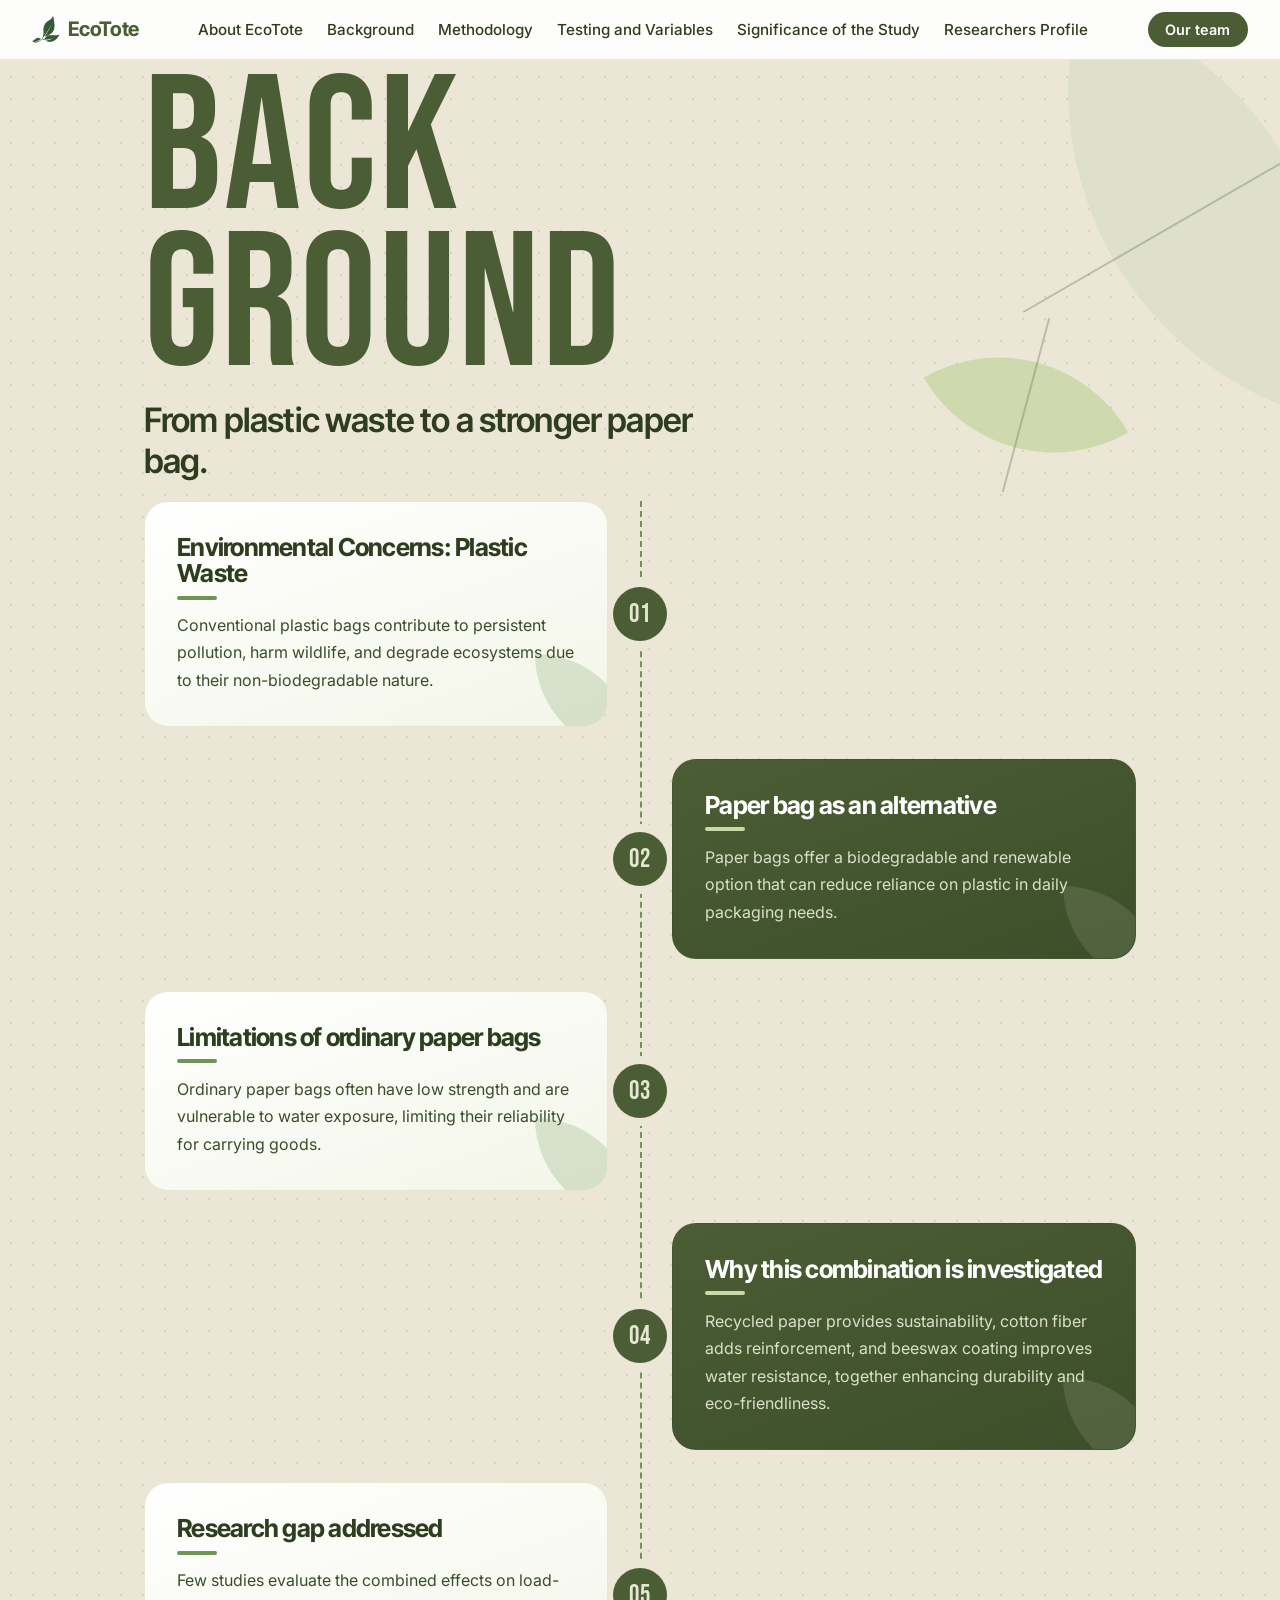
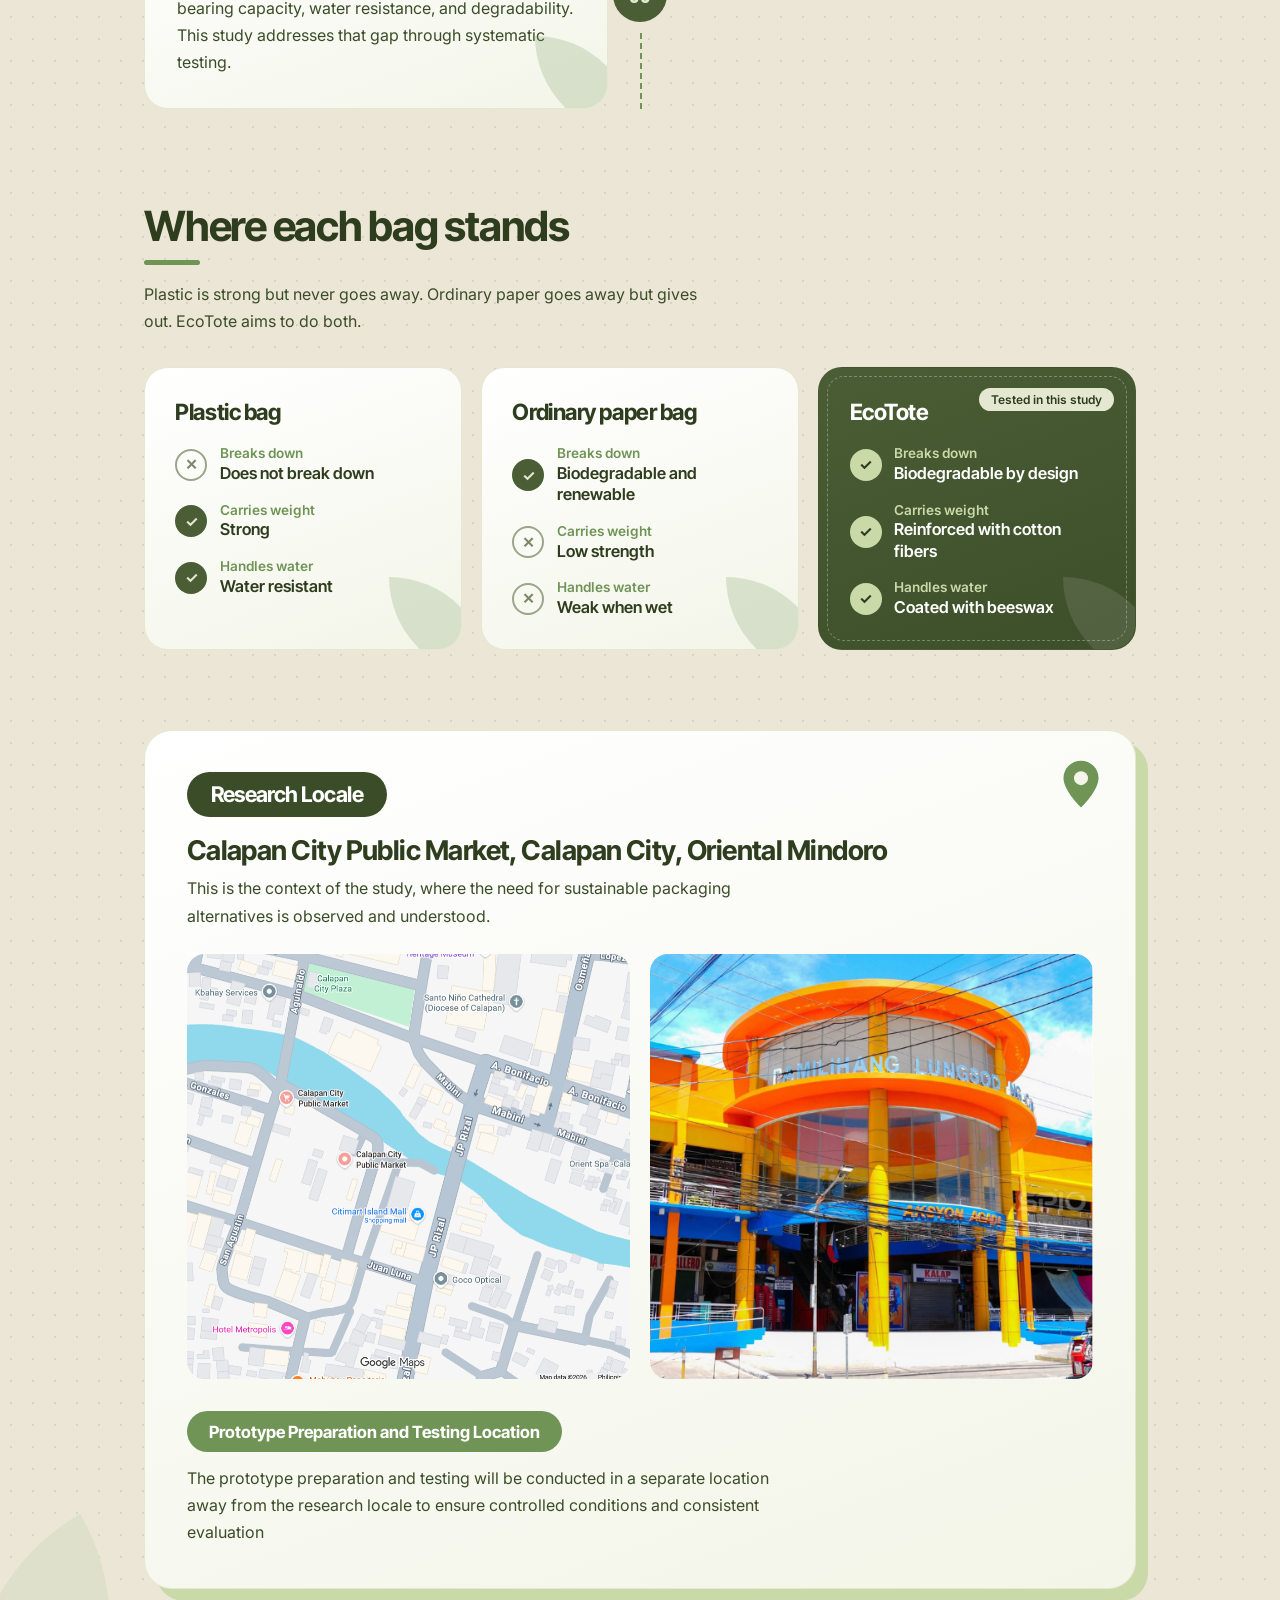
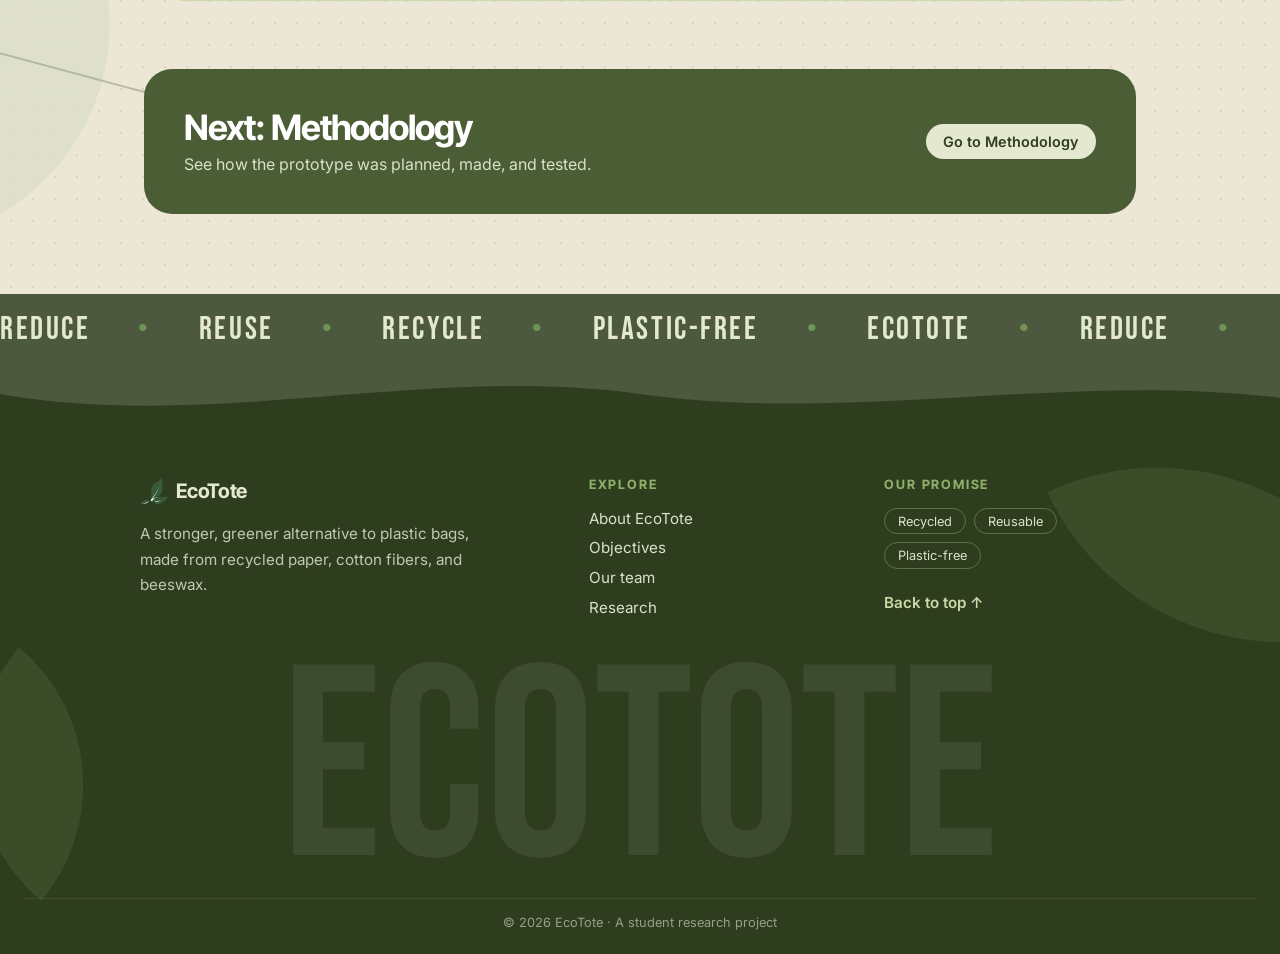
<file: background.html>
<!DOCTYPE html>
<html lang="en">
<head>
  <meta charset="UTF-8">
  <meta name="viewport" content="width=device-width, initial-scale=1">
  <title>Background | EcoTote</title>
  <link rel="preconnect" href="https://fonts.googleapis.com">
  <link rel="preconnect" href="https://fonts.gstatic.com" crossorigin>
  <link href="https://fonts.googleapis.com/css2?family=Bebas+Neue&family=Inter:wght@400;500;600&family=Inter+Tight:wght@600;700;800&display=swap" rel="stylesheet">
  <link rel="stylesheet" href="style.css">

  <!-- Page-only styles (prefixed "bgp-" so they never clash with style.css). Reuses your palette, fonts, .btn, .cta, .marquee and .foot. -->
  <style>
    .bgp { position: relative; overflow: hidden; background: #ece6d6; color: #2f3d1f; font-family: "Inter", sans-serif; padding-top: 4.5rem;
      background-image: radial-gradient(rgba(74,93,52,.13) 1.5px, transparent 1.5px); background-size: 22px 22px; }
    .bgp > section { position: relative; z-index: 1; max-width: 1040px; margin: 0 auto; padding: 0 1.5rem; }

    .bgp-leaf { position: absolute; z-index: 0; background: #c9d9a8; border-radius: 0 100% 0 100%; opacity: .85; }
    .bgp-leaf::after { content: ""; position: absolute; left: 50%; top: 50%; width: 120%; height: 2px; background: rgba(74,93,52,.35); transform: translate(-50%,-50%) rotate(-45deg); }
    .bgp-leaf.a { width: 340px; height: 340px; top: 40px; right: -90px; transform: rotate(15deg); background: #dce0ca; }
    .bgp-leaf.b { width: 150px; height: 150px; top: 330px; right: 14%; transform: rotate(-30deg); }
    .bgp-leaf.c { width: 220px; height: 220px; bottom: 120px; left: -70px; transform: rotate(60deg); background: #dce0ca; }

    .bgp-intro { padding-top: 4rem; padding-bottom: 4rem; }
    .bgp-intro h1 { font: 400 clamp(5rem, 17vw, 12rem)/.82 "Bebas Neue", Impact, sans-serif; color: #4a5d34; letter-spacing: .01em; }
    .bgp-lead { margin-top: 2rem; max-width: 28ch; font: 600 clamp(1.4rem, 3vw, 2.1rem)/1.22 "Inter Tight", sans-serif; letter-spacing: -0.025em; transform: translateY(-20px); }

    /* timeline */
    .bgp-line { position: relative; padding-bottom: 6rem !important; display: grid; gap: 2rem; }
    .bgp-line::before { content: ""; position: absolute; left: 50%; top: 0; bottom: 6rem; border-left: 2px dashed #6f9456; }
    .bgp-item { display: grid; grid-template-columns: 1fr 4rem 1fr; align-items: center; }
    .bgp-num { grid-column: 2; grid-row: 1; justify-self: center; width: 3.4rem; height: 3.4rem; border-radius: 50%; display: grid; place-items: center;
      background: #4a5d34; color: #e4e8d0; font: 400 1.6rem "Bebas Neue", Impact, sans-serif; letter-spacing: .04em; box-shadow: 0 0 0 8px #ece6d6; }
    .bgp-box { position: relative; overflow: hidden; grid-row: 1; background: linear-gradient(160deg, #fff, #f3f5e8); border: 1px solid #e4e8d0; border-radius: 24px; padding: clamp(1.3rem, 3vw, 2rem); transition: transform .25s, box-shadow .25s; }
    .bgp-item:nth-child(odd) .bgp-box { grid-column: 1; }
    .bgp-item:nth-child(even) .bgp-box { grid-column: 3; }
    .bgp-box::after { content: ""; position: absolute; right: -28px; bottom: -28px; width: 100px; height: 100px; border-radius: 0 100% 0 100%; background: rgba(111,148,86,.22); }
    .bgp-box:hover { transform: translateY(-4px); box-shadow: 0 12px 26px rgba(74,93,52,.2); }
    .bgp-box h2 { font-size: clamp(1.2rem, 2.2vw, 1.55rem); color: #2f3d1f; }
    .bgp-box h2::after { content: ""; display: block; width: 40px; height: 4px; border-radius: 999px; background: #6f9456; margin: .6rem 0 .8rem; }
    .bgp-box p { line-height: 1.7; color: #3b4d28; }
    .bgp-box.hl { background: linear-gradient(160deg, #4a5d34, #3d4f2a); border-color: transparent; }
    .bgp-box.hl h2, .bgp-box.hl p { color: #fff; }
    .bgp-box.hl p { color: #dce0ca; }
    .bgp-box.hl h2::after { background: #c9d9a8; }
    .bgp-box.hl::after { background: rgba(255,255,255,.1); }

    @media (max-width: 760px) {
      .bgp-line::before { left: 3rem; }
      .bgp-item { grid-template-columns: 3rem 1fr; gap: 1rem; }
      .bgp-num { grid-column: 1; width: 3rem; height: 3rem; }
      .bgp-item:nth-child(odd) .bgp-box, .bgp-item:nth-child(even) .bgp-box { grid-column: 2; }
      .bgp-leaf.b { display: none; }
    }
  </style>
</head>
<body>
<div class="progress" aria-hidden="true"></div>

  <nav class="nav">
    <a class="brand" href="index.html"><img src="images/Ecotote.png" alt=""><span>EcoTote</span></a>

    <ul class="links" id="menu">
      <li><a href="index.html#about">About EcoTote</a></li>
      <li><a href="background.html">Background</a></li>
      <li><a href="methodology.html">Methodology</a></li>
      <li><a href="tv.html">Testing and Variables</a></li>
      <li><a href="index.html#significance">Significance of the Study</a></li>
      <li><a href="index.html#team">Researchers Profile</a></li>
    </ul>

    <a class="btn" href="index.html#team">Our team</a>
    <button class="menu-btn" aria-label="Menu" aria-expanded="false" aria-controls="menu">☰</button>
  </nav>

  <main class="bgp">
    <i class="bgp-leaf a"></i><i class="bgp-leaf b"></i><i class="bgp-leaf c"></i>

    <section class="bgp-intro">
      <h1>BACK<br>GROUND</h1>
      <p class="bgp-lead">From plastic waste to a stronger paper bag.</p>
    </section>

    <section class="bgp-line">
      <article class="bgp-item reveal"><span class="bgp-num">01</span>
        <div class="bgp-box "><h2>Environmental Concerns: Plastic Waste</h2><p>Conventional plastic bags contribute to persistent pollution, harm wildlife, and degrade ecosystems due to their non-biodegradable nature.</p></div></article>
      <article class="bgp-item reveal"><span class="bgp-num">02</span>
        <div class="bgp-box hl"><h2>Paper bag as an alternative</h2><p>Paper bags offer a biodegradable and renewable option that can reduce reliance on plastic in daily packaging needs.</p></div></article>
      <article class="bgp-item reveal"><span class="bgp-num">03</span>
        <div class="bgp-box "><h2>Limitations of ordinary paper bags</h2><p>Ordinary paper bags often have low strength and are vulnerable to water exposure, limiting their reliability for carrying goods.</p></div></article>
      <article class="bgp-item reveal"><span class="bgp-num">04</span>
        <div class="bgp-box hl"><h2>Why this combination is investigated</h2><p>Recycled paper provides sustainability, cotton fiber adds reinforcement, and beeswax coating improves water resistance, together enhancing durability and eco-friendliness.</p></div></article>
      <article class="bgp-item reveal"><span class="bgp-num">05</span>
        <div class="bgp-box "><h2>Research gap addressed</h2><p>Few studies evaluate the combined effects on load-bearing capacity, water resistance, and degradability. This study addresses that gap through systematic testing.</p></div></article>
    </section>

    <!-- NEW: where each bag stands -->
    <section class="eco-sec eco-compare">
      <h2>Where each bag stands</h2>
      <p class="eco-sub">Plastic is strong but never goes away. Ordinary paper goes away but gives out. EcoTote aims to do both.</p>
      <div class="eco-cmp">
        <article class="eco-bag reveal">
          <h3>Plastic bag</h3>
          <ul>
            <li><i class="n">&#10005;</i><b>Breaks down</b><span>Does not break down</span></li>
            <li><i class="y">&#10003;</i><b>Carries weight</b><span>Strong</span></li>
            <li><i class="y">&#10003;</i><b>Handles water</b><span>Water resistant</span></li>
          </ul>
        </article>
        <article class="eco-bag reveal">
          <h3>Ordinary paper bag</h3>
          <ul>
            <li><i class="y">&#10003;</i><b>Breaks down</b><span>Biodegradable and renewable</span></li>
            <li><i class="n">&#10005;</i><b>Carries weight</b><span>Low strength</span></li>
            <li><i class="n">&#10005;</i><b>Handles water</b><span>Weak when wet</span></li>
          </ul>
        </article>
        <article class="eco-bag us reveal">
          <span class="eco-tag">Tested in this study</span>
          <h3>EcoTote</h3>
          <ul>
            <li><i class="y">&#10003;</i><b>Breaks down</b><span>Biodegradable by design</span></li>
            <li><i class="y">&#10003;</i><b>Carries weight</b><span>Reinforced with cotton fibers</span></li>
            <li><i class="y">&#10003;</i><b>Handles water</b><span>Coated with beeswax</span></li>
          </ul>
        </article>
      </div>
    </section>

    <section class="locale">
        <div class="rl">
            <div class="bgp-boxx"><h2>Research Locale</h2></div>
            <h3>Calapan City Public Market, Calapan City, Oriental Mindoro</h3>
            <p>This is the context of the study, where the need for sustainable packaging alternatives is observed and understood.</p>
            <br>
            <div class="lugar-row">
                <div class="lugar"><img src="images/Picture1.png" alt="Google Maps location of Calapan City Public Market"></div>
                <div class="lugar1"><img src="images/CCPM.png" alt="Calapan City Public Market"></div>
            </div>
            <div class="bgp-boxx1"><h3>Prototype Preparation and Testing Location</h3></div>
            <p>The prototype preparation and testing will be conducted in a separate location away from the research locale to ensure controlled conditions and consistent evaluation</p>
            <br>
        </div>
    </section>

    <style>
      /* map (left) + market photo (right), stacking on small screens */
      .lugar-row {
        display: grid;
        grid-template-columns: repeat(2, minmax(0, 1fr));
        gap: 1.2rem;
        align-items: stretch;
        margin-top: 1.5rem;
      }
      .lugar, .lugar1 { min-width: 0; }
      .lugar img, .lugar1 img {
        display: block;
        width: 100%;
        height: 100%;
        max-width: 100%;
        min-height: 260px;
        max-height: 500px;
        object-fit: cover;
        border-radius: 18px;
      }
      @media (max-width: 700px) {
        .lugar-row { grid-template-columns: 1fr; }
        .lugar img, .lugar1 img { height: auto; min-height: 0; max-height: none; }
      }
    </style>

    <!-- NEW: next-page banner (uses your .cta style) -->
    <section class="eco-next">
      <div class="cta reveal">
        <div>
          <h2>Next: Methodology</h2>
          <p>See how the prototype was planned, made, and tested.</p>
        </div>
        <a class="btn" href="methodology.html">Go to Methodology</a>
      </div>
    </section>
  </main>

  <div class="marquee" aria-hidden="true"><div class="track">
    <span>Reduce</span><span>Reuse</span><span>Recycle</span><span>Plastic-free</span><span>EcoTote</span>
    <span>Reduce</span><span>Reuse</span><span>Recycle</span><span>Plastic-free</span><span>EcoTote</span>
  </div></div>

  <footer class="foot">
    <svg class="wave" viewBox="0 0 1440 80" preserveAspectRatio="none" aria-hidden="true"><path d="M0,0 L0,40 C240,90 480,0 720,40 C960,80 1200,10 1440,45 L1440,0 Z" fill="#4c593e"/></svg>
    <i class="leaf f1"></i><i class="leaf f2"></i>

    <div class="foot-grid">
      <div class="foot-brand">
        <a class="brand" href="index.html"><img src="images/Ecotote.png" alt=""><span>EcoTote</span></a>
        <p>A stronger, greener alternative to plastic bags, made from recycled paper, cotton fibers, and beeswax.</p>
      </div>
      <div>
        <h3>Explore</h3>
        <ul>
          <li><a href="index.html#about">About EcoTote</a></li>
          <li><a href="index.html#objectives">Objectives</a></li>
          <li><a href="index.html#team">Our team</a></li>
          <li><a href="EcoTote.pdf">Research</a></li>
        </ul>
      </div>
      <div>
        <h3>Our promise</h3>
        <ul class="tags"><li>Recycled</li><li>Reusable</li><li>Plastic-free</li></ul>
        <a class="top" href="#">Back to top &uarr;</a>
      </div>
    </div>

    <div class="foot-word" aria-hidden="true">ECOTOTE</div>
    <p class="foot-bar">&copy; 2026 EcoTote &middot; A student research project</p>
  </footer>

  <!-- Menu toggle only (script.js is written for the home page hero) -->
  <script>
    const menuBtn = document.querySelector('.menu-btn');
    const links = document.querySelector('.links');
    menuBtn.addEventListener('click', () => {
      const open = links.classList.toggle('open');
      menuBtn.setAttribute('aria-expanded', open);
    });
    links.addEventListener('click', (e) => {
      if (e.target.tagName === 'A') {
        links.classList.remove('open');
        menuBtn.setAttribute('aria-expanded', 'false');
      }
    });

    // fade items in as you scroll
    const io = new IntersectionObserver((es) => es.forEach((e) => { if (e.isIntersecting) { e.target.classList.add('in'); io.unobserve(e.target); } }), { threshold: 0.2 });
    document.querySelectorAll('.reveal').forEach((el) => io.observe(el));
  </script>

  <!-- =====================================================================
       NEW ADDITIONS: CSS  (edit colors, sizes and spacing here)
       Every class starts with "eco-" so nothing clashes with style.css
       ===================================================================== -->
  <style>
    /* ---------- shared: icons, next-page banner ---------- */
    .eco-ico { width: 56px; height: 56px; fill: none; stroke: currentColor; stroke-width: 2.4; stroke-linecap: round; stroke-linejoin: round; display: block; }
    .bgp > .eco-next { padding-bottom: 5rem; }
    .bgp > .eco-sec { padding-bottom: 5rem; }
    .eco-sec > h2 { font-size: clamp(1.8rem, 4vw, 2.6rem); color: #2f3d1f; }
    .eco-sec > h2::after { content: ""; display: block; width: 56px; height: 5px; border-radius: 999px; background: #6f9456; margin: .7rem 0 0; }
    .eco-sub { margin-top: 1rem; max-width: 56ch; line-height: 1.7; color: #3b4d28; }

    /* ---------- timeline numbers pop in as each item appears ---------- */
    .bgp-item.in .bgp-num { animation: ecoPop .6s .15s both; }
    @keyframes ecoPop { 0% { transform: scale(.5); } 60% { transform: scale(1.18); } 100% { transform: scale(1); } }

    /* ---------- comparison: three bags ---------- */
    .eco-cmp { margin-top: 2rem; display: grid; grid-template-columns: repeat(3, 1fr); gap: 1.2rem; align-items: stretch; }
    .eco-bag { position: relative; overflow: hidden; padding: clamp(1.4rem, 3vw, 1.9rem); border-radius: 24px; color: #2f3d1f;
      background: linear-gradient(160deg, #fff, #f3f5e8); border: 1px solid #e4e8d0; transition: transform .25s, box-shadow .25s; }
    .eco-bag::after { content: ""; position: absolute; right: -28px; bottom: -28px; width: 100px; height: 100px; border-radius: 0 100% 0 100%; background: rgba(111,148,86,.22); pointer-events: none; }
    .eco-bag:hover { transform: translateY(-5px); box-shadow: 0 12px 26px rgba(74,93,52,.22); }
    .eco-bag h3 { font: 700 1.4rem/1.15 "Inter Tight", sans-serif; letter-spacing: -.02em; }
    .eco-bag ul { list-style: none; padding: 0; margin-top: 1.3rem; display: grid; gap: 1.1rem; position: relative; z-index: 1; }
    .eco-bag li { display: grid; grid-template-columns: 2rem 1fr; column-gap: .8rem; row-gap: .1rem; align-items: center; }
    .eco-bag li i { grid-row: span 2; width: 2rem; height: 2rem; border-radius: 50%; display: grid; place-items: center; font: 700 .95rem/1 "Inter", sans-serif; font-style: normal; }
    .eco-bag li i.y { background: #4a5d34; color: #e4e8d0; }
    .eco-bag li i.n { border: 2px solid #9aa58a; color: #7b8869; }
    .eco-bag li b { font: 600 .85rem "Inter", sans-serif; color: #6f9456; }
    .eco-bag li span { font: 600 1.02rem/1.3 "Inter Tight", sans-serif; }
    .eco-bag.us { background: linear-gradient(160deg, #4a5d34, #3d4f2a); border-color: transparent; color: #fff; }
    .eco-bag.us::before { content: ""; position: absolute; inset: 8px; border: 1.5px dashed rgba(228,232,208,.35); border-radius: 17px; pointer-events: none; }
    .eco-bag.us::after { background: rgba(255,255,255,.1); }
    .eco-bag.us li i.y { background: #c9d9a8; color: #2f3d1f; }
    .eco-bag.us li b { color: #c9d9a8; }
    .eco-tag { position: absolute; top: 1.2rem; right: 1.3rem; z-index: 1; background: #e4e8d0; color: #2f3d1f; padding: .25rem .75rem; border-radius: 999px; font: 600 .75rem "Inter", sans-serif; }
    @media (max-width: 860px) { .eco-cmp { grid-template-columns: 1fr; } .eco-bag.us { padding-top: 3.4rem; } }

    /* ---------- research locale (your existing HTML, now styled) ---------- */
    .bgp > .locale { padding-bottom: 5rem; }
    .locale .rl { position: relative; overflow: hidden; padding: clamp(1.5rem, 4vw, 2.6rem); border-radius: 28px; background: linear-gradient(160deg, #fff, #f3f5e8); border: 1px solid #e4e8d0; box-shadow: 12px 12px 0 #c9d9a8; }
    .locale .rl::after { content: ""; position: absolute; right: 1.6rem; top: 1.6rem; width: 56px; height: 56px;
      background: url("data:image/svg+xml,%3Csvg xmlns='http://www.w3.org/2000/svg' viewBox='0 0 48 48'%3E%3Cpath d='M24 4C15.7 4 9 10.6 9 18.8 9 30 24 44 24 44s15-14 15-25.2C39 10.6 32.3 4 24 4z' fill='%236f9456'/%3E%3Ccircle cx='24' cy='19' r='6' fill='%23f3f5e8'/%3E%3C/svg%3E") no-repeat center / contain; }
    .locale .rl br { display: none; }
    .locale .bgp-boxx { display: inline-block; height: auto; margin: 0; padding: .7rem 1.5rem; }
    .locale .bgp-boxx h2 { transform: none; font-size: 1.35rem; }
    .locale .rl > h3 { margin: 1.1rem 0 .5rem; max-width: calc(100% - 4.5rem); font: 700 clamp(1.25rem, 2.6vw, 1.7rem)/1.2 "Inter Tight", sans-serif; letter-spacing: -.02em; color: #2f3d1f; }
    .locale .rl p { max-width: 62ch; line-height: 1.7; color: #3b4d28; }
    .locale .bgp-boxx1 { display: inline-block; margin: 2rem 0 .8rem; background: #6f9456; border-radius: 25px; }
    .locale .bgp-boxx1 h3 { margin: 0; padding: .65rem 1.4rem; font: 700 1.05rem "Inter Tight", sans-serif; color: #fff; }

    @media (prefers-reduced-motion: reduce) { .bgp-item.in .bgp-num { animation: none; } .eco-bag { transition: none; } .eco-bag:hover { transform: none; } }
  
  </style>

  <!-- =====================================================================
       NEW ADDITIONS: JS  (edit behavior here)
       ===================================================================== -->
  <script>
    // top progress line: uses the .progress bar from style.css
    (function () {
      var bar = document.querySelector('.progress');
      if (!bar) return;
      function update() {
        var h = document.documentElement, max = h.scrollHeight - window.innerHeight;
        h.style.setProperty('--scroll', max > 0 ? window.scrollY / max : 0);
      }
      addEventListener('scroll', update, { passive: true });
      addEventListener('resize', update);
      update();
    })();
  </script>
</body>
</html>
</file>
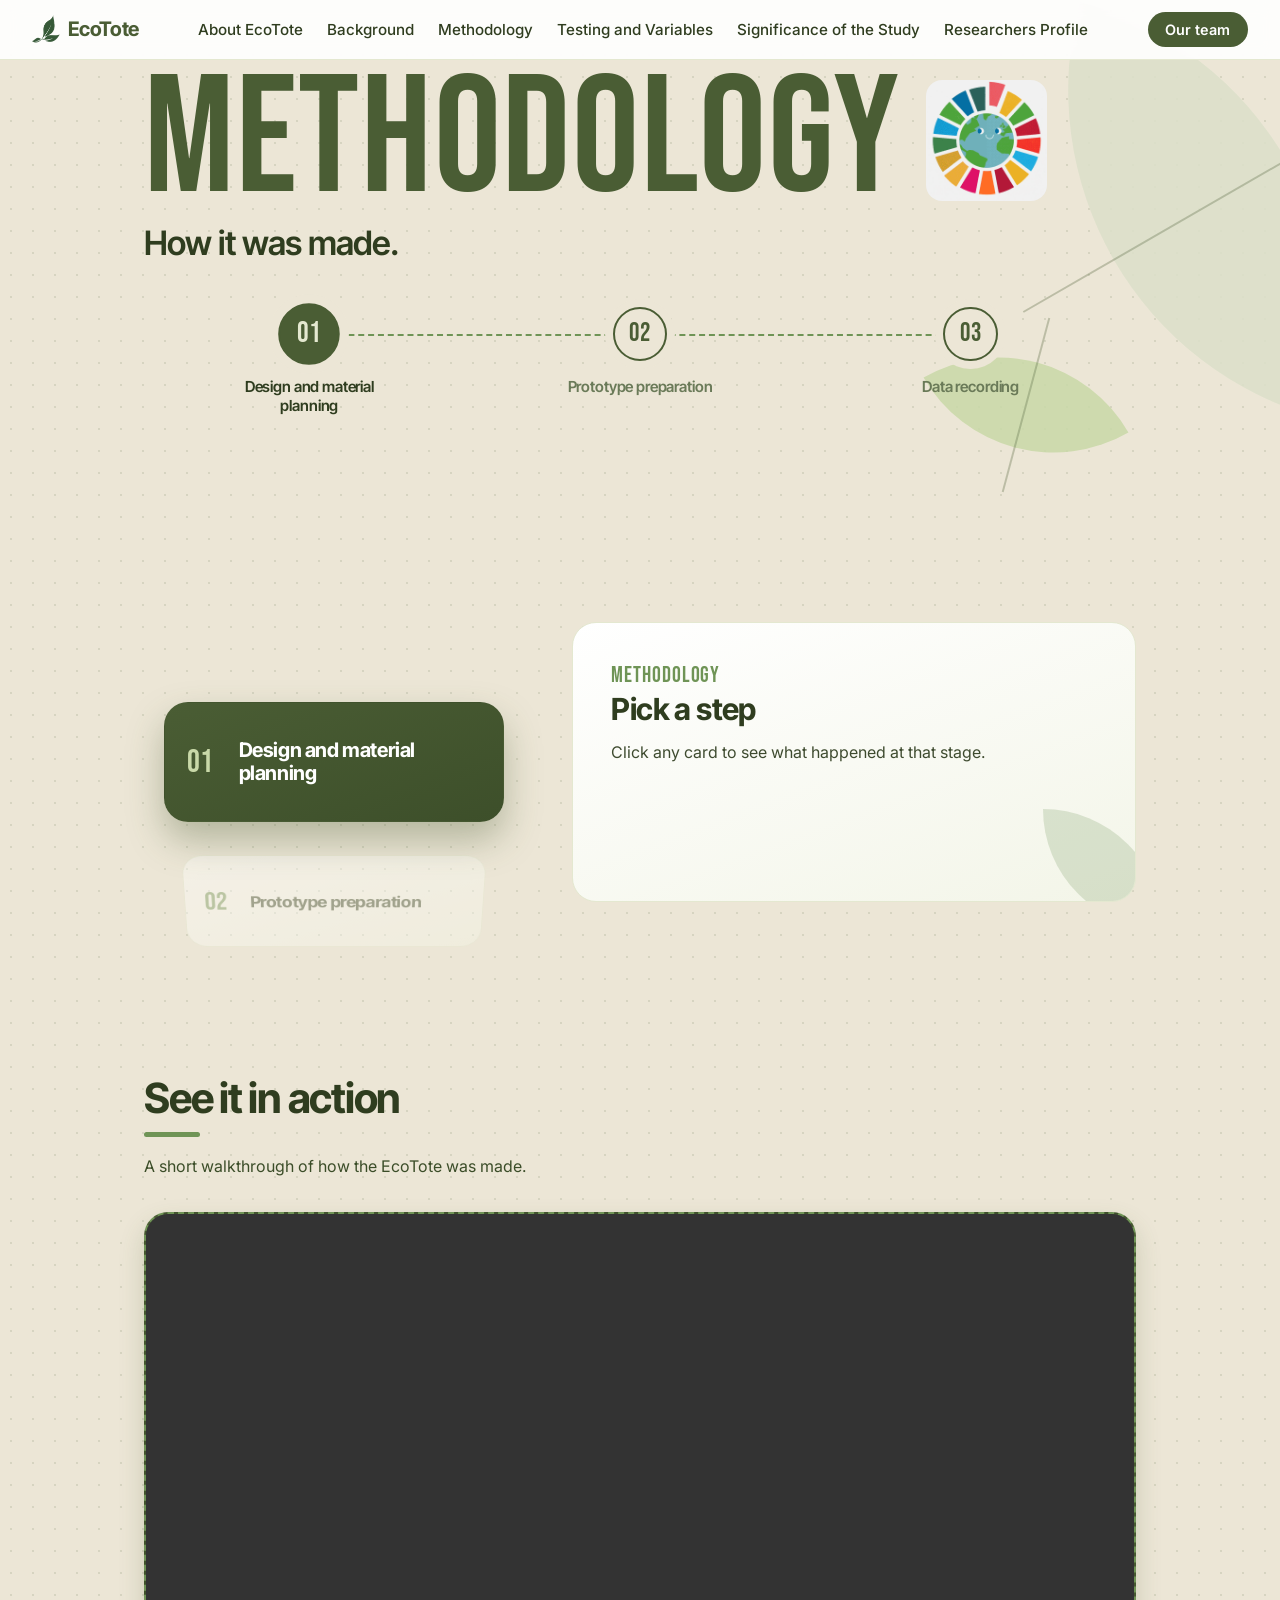
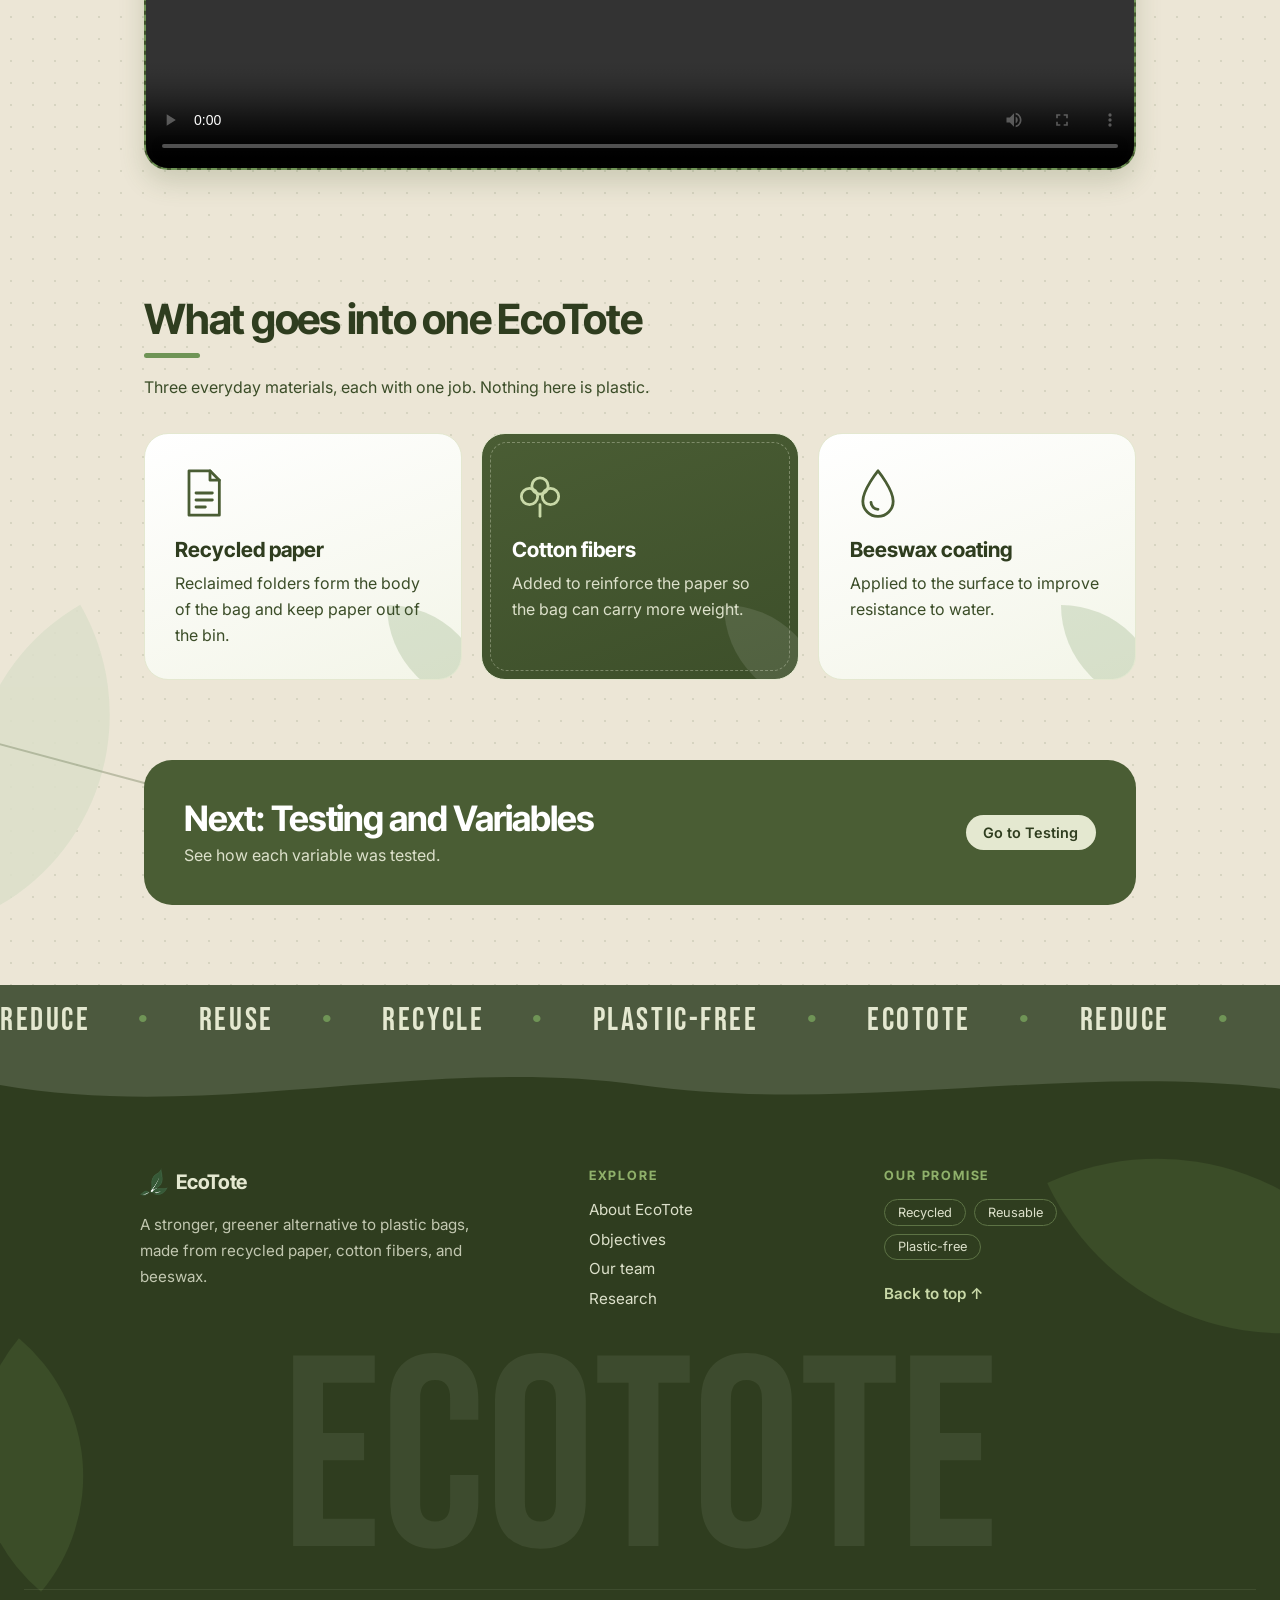
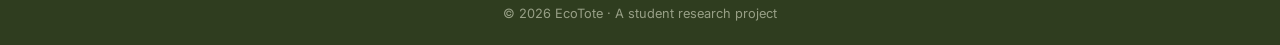
<file: methodology.html>
<!DOCTYPE html>
<html lang="en">
<head>
  <meta charset="UTF-8">
  <meta name="viewport" content="width=device-width, initial-scale=1">
  <title>Methodology | EcoTote</title>
  <link rel="preconnect" href="https://fonts.googleapis.com">
  <link rel="preconnect" href="https://fonts.gstatic.com" crossorigin>
  <link href="https://fonts.googleapis.com/css2?family=Bebas+Neue&family=Inter:wght@400;500;600&family=Inter+Tight:wght@600;700;800&display=swap" rel="stylesheet">
  <link rel="stylesheet" href="style.css">

    <style>
    .bgp { position: relative; overflow: hidden; background: #ece6d6; color: #2f3d1f; font-family: "Inter", sans-serif; padding-top: 4.5rem;
      background-image: radial-gradient(rgba(74,93,52,.13) 1.5px, transparent 1.5px); background-size: 22px 22px; }
    .bgp > section { position: relative; z-index: 1; max-width: 1040px; margin: 0 auto; padding: 0 1.5rem; }

    .bgp-leaf { position: absolute; z-index: 0; background: #c9d9a8; border-radius: 0 100% 0 100%; opacity: .85; }
    .bgp-leaf::after { content: ""; position: absolute; left: 50%; top: 50%; width: 120%; height: 2px; background: rgba(74,93,52,.35); transform: translate(-50%,-50%) rotate(-45deg); }
    .bgp-leaf.a { width: 340px; height: 340px; top: 40px; right: -90px; transform: rotate(15deg); background: #dce0ca; }
    .bgp-leaf.b { width: 150px; height: 150px; top: 330px; right: 14%; transform: rotate(-30deg); }
    .bgp-leaf.c { width: 220px; height: 220px; bottom: 120px; left: -70px; transform: rotate(60deg); background: #dce0ca; }

    .bgp-intro { padding-top: 4rem; padding-bottom: 4rem; }
    .bgp-intro { --title-size: clamp(4rem, 14vw, 10.5rem); }
    .bgp-intro h1 { font: 400 var(--title-size)/.82 "Bebas Neue", Impact, sans-serif; color: #4a5d34; letter-spacing: .01em; }
    /* NEW: GIF sits beside the title, same height as the letters */
    .bgp-title-row { display: flex; align-items: center; gap: clamp(.8rem, 2vw, 1.6rem); }
    .bgp-title-gif { height: calc(var(--title-size) * .72); width: auto; flex: none; border-radius: 16px; display: block; }
    .bgp-lead { margin-top: 2rem; max-width: 28ch; font: 600 clamp(1.4rem, 3vw, 2.1rem)/1.22 "Inter Tight", sans-serif; letter-spacing: -0.025em; transform: translateY(-20px); }

    /* timeline */
    .bgp-line { position: relative; padding-bottom: 6rem !important; display: grid; gap: 2rem; }
    .bgp-line::before { content: ""; position: absolute; left: 50%; top: 0; bottom: 6rem; border-left: 2px dashed #6f9456; }
    .bgp-item { display: grid; grid-template-columns: 1fr 4rem 1fr; align-items: center; }
    .bgp-num { grid-column: 2; grid-row: 1; justify-self: center; width: 3.4rem; height: 3.4rem; border-radius: 50%; display: grid; place-items: center;
      background: #4a5d34; color: #e4e8d0; font: 400 1.6rem "Bebas Neue", Impact, sans-serif; letter-spacing: .04em; box-shadow: 0 0 0 8px #ece6d6; }
    .bgp-box { position: relative; overflow: hidden; grid-row: 1; background: linear-gradient(160deg, #fff, #f3f5e8); border: 1px solid #e4e8d0; border-radius: 24px; padding: clamp(1.3rem, 3vw, 2rem); transition: transform .25s, box-shadow .25s; }
    .bgp-item:nth-child(odd) .bgp-box { grid-column: 1; }
    .bgp-item:nth-child(even) .bgp-box { grid-column: 3; }
    .bgp-box::after { content: ""; position: absolute; right: -28px; bottom: -28px; width: 100px; height: 100px; border-radius: 0 100% 0 100%; background: rgba(111,148,86,.22); }
    .bgp-box:hover { transform: translateY(-4px); box-shadow: 0 12px 26px rgba(74,93,52,.2); }
    .bgp-box h2 { font-size: clamp(1.2rem, 2.2vw, 1.55rem); color: #2f3d1f; }
    .bgp-box h2::after { content: ""; display: block; width: 40px; height: 4px; border-radius: 999px; background: #6f9456; margin: .6rem 0 .8rem; }
    .bgp-box p { line-height: 1.7; color: #3b4d28; }
    .bgp-box.hl { background: linear-gradient(160deg, #4a5d34, #3d4f2a); border-color: transparent; }
    .bgp-box.hl h2, .bgp-box.hl p { color: #fff; }
    .bgp-box.hl p { color: #dce0ca; }
    .bgp-box.hl h2::after { background: #c9d9a8; }
    .bgp-box.hl::after { background: rgba(255,255,255,.1); }

    @media (max-width: 760px) {
      .bgp-line::before { left: 3rem; }
      .bgp-item { grid-template-columns: 3rem 1fr; gap: 1rem; }
      .bgp-num { grid-column: 1; width: 3rem; height: 3rem; }
      .bgp-item:nth-child(odd) .bgp-box, .bgp-item:nth-child(even) .bgp-box { grid-column: 2; }
      .bgp-leaf.b { display: none; }
    }

    /* vertical reel carousel (prefixed "vr-" so it never clashes with style.css) */
    .prcs { padding-bottom: 5rem !important; text-align: center; }
    .vr-stage { position: relative; margin-top: 90px; height: 470px; perspective: 900px; touch-action: pan-x; overscroll-behavior: contain; user-select: none; cursor: grab; outline: none; }
    .vr-stage.dragging { cursor: grabbing; }
    .vr-stage.dragging .vr-card { transition: none; }
    .vr-card {
      position: absolute; left: 50%; top: 50%;
      width: min(340px, 86vw); height: 120px; margin: -60px 0 0 calc(min(340px, 86vw) / -2);
      display: flex; flex-direction: column; justify-content: center;
      padding: 1rem 1.4rem 1rem 4.6rem; text-align: left; border-radius: 24px;
      background: linear-gradient(160deg, #fff, #f3f5e8); border: 1px solid #e4e8d0; color: #2f3d1f;
      transition: transform .5s cubic-bezier(.2,.8,.2,1), opacity .5s, background .3s; will-change: transform;
    }
    .vr-card { text-decoration: none; -webkit-user-drag: none; }
    .vr-card .n { position: absolute; top: 50%; left: 1.4rem; transform: translateY(-50%); font: 400 2rem "Bebas Neue", Impact, sans-serif; color: #6f9456; }
    .vr-card h2 { font: 700 1.25rem/1.15 "Inter Tight", sans-serif; letter-spacing: -.02em; color: inherit; }
    .vr-card.active { background: linear-gradient(160deg, #4a5d34, #3d4f2a); color: #fff; border-color: transparent; box-shadow: 0 18px 36px rgba(74, 93, 52, .35); }
    .vr-card.active .n { color: #c9d9a8; }

    /* ===================================================================
       NEW: two columns. Carousel on the left, detail panel on the right.
       =================================================================== */
    .prcs {
      display: grid;
      grid-template-columns: minmax(300px, 380px) 1fr;
      gap: 3rem;
      align-items: center;
      text-align: left;
    }
    .vr-stage { margin-top: 0; }
    /* FIXED: ".bgp > section" was overriding the old padding rule (higher specificity), so the space never applied */
    .bgp > .prcs { padding-top: 9rem; }

    /* NEW: the panel on the right (change colors / sizes here) */
    .vr-detail {
      position: relative; overflow: hidden;
      min-height: 280px; height: auto;      /* grows taller automatically as you add text */
      min-width: 0; overflow-wrap: anywhere;  /* long text wraps instead of widening the box */
      padding: clamp(1.5rem, 3vw, 2.4rem);
      border-radius: 24px;
      background: linear-gradient(160deg, #fff, #f3f5e8);
      border: 1px solid #e4e8d0; color: #2f3d1f;
      transition: background .3s, color .3s;
    }
    .vr-detail::after {
      content: ""; position: absolute; right: -28px; bottom: -28px;
      width: 120px; height: 120px; border-radius: 0 100% 0 100%;
      background: rgba(111,148,86,.22);
    }
    .vr-detail.filled { background: linear-gradient(160deg, #4a5d34, #3d4f2a); color: #fff; border-color: transparent; }
    .vr-detail .step { font: 400 1.4rem "Bebas Neue", Impact, sans-serif; color: #6f9456; letter-spacing: .04em; }
    .vr-detail.filled .step { color: #c9d9a8; }
    .vr-detail h3 { font: 700 clamp(1.4rem, 2.6vw, 1.9rem)/1.15 "Inter Tight", sans-serif; letter-spacing: -.02em; margin: .2rem 0 .8rem; }
    .vr-detail p, .vr-detail li { line-height: 1.7; color: inherit; opacity: .92; }
    .vr-detail.filled p, .vr-detail.filled li { color: #dce0ca; }
    .vr-detail ul, .vr-detail ol { padding-left: 1.2rem; margin-top: .5rem; }
    .vr-detail li + li { margin-top: .45rem; }
    .vr-detail p + p { margin-top: .8rem; }
    .vr-detail.swap { animation: vrIn .35s ease; }
    @keyframes vrIn { from { opacity: 0; transform: translateX(16px); } to { opacity: 1; transform: none; } }

    @media (max-width: 760px) {
      .prcs { grid-template-columns: 1fr; gap: 1.5rem; }
    }
  </style>
</head>
<body>
<div class="progress" aria-hidden="true"></div>
    <main class="bgp">
        <i class="bgp-leaf a"></i><i class="bgp-leaf b"></i><i class="bgp-leaf c"></i>
          <nav class="nav">
    <a class="brand" href="index.html"><img src="images/Ecotote.png" alt=""><span>EcoTote</span></a>

    <ul class="links" id="menu">
      <li><a href="index.html#about">About EcoTote</a></li>
      <li><a href="background.html">Background</a></li>
      <li><a href="methodology.html">Methodology</a></li>
      <li><a href="tv.html">Testing and Variables</a></li>
      <li><a href="index.html#significance">Significance of the Study</a></li>
      <li><a href="index.html#team">Researchers Profile</a></li>
    </ul>

    <a class="btn" href="index.html#team">Our team</a>
    <button class="menu-btn" aria-label="Menu" aria-expanded="false" aria-controls="menu">☰</button>
  </nav>


  <section class="bgp-intro">
      <div class="bgp-title-row">
        <h1>METHODOLOGY</h1>
        <img class="bgp-title-gif" src="images/gif.gif" alt="">
      </div>
      <p class="bgp-lead">How it was made.</p>
    </section>

    

    <!-- NEW: step tracker. It follows the wheel, and clicking a step turns the wheel to it.
         (The step names are read from the wheel's cards, so edit them there.) -->
    <section class="eco-sec eco-trackwrap">
      <ol class="eco-track" id="ecoTrack" aria-label="Methodology steps"></ol>
      <p class="eco-now" id="ecoNow" aria-live="polite"></p>
    </section>

    <section class="prcs">

        <!-- LEFT SIDE: the carousel.
             CHANGED: the cards are now <div>s instead of <a href="01.html"> links,
             so clicking them no longer leaves the page.
             (Only change the titles here. The long text goes in the script below.) -->
        <div class="vr-stage" id="vrStage" tabindex="0" aria-label="Methodology steps. Scroll, swipe or use the arrow keys.">
          <div class="vr-card"><span class="n">01</span><h2>Design and material planning</h2></div>
          <div class="vr-card"><span class="n">02</span><h2>Prototype preparation</h2></div>
          <div class="vr-card"><span class="n">03</span><h2>Data recording</h2></div>
        </div>

        <!-- RIGHT SIDE: the empty space that gets filled when you click a card.
             This is only the starting message. Edit it if you want. -->
        <aside class="vr-detail" id="vrDetail" aria-live="polite">
          <span class="step">Methodology</span>
          <h3>Pick a step</h3>
          <p>Click any card to see what happened at that stage.</p>
        </aside>

        <script>
          (() => {
            const stage = document.getElementById('vrStage');
            const cards = [...stage.querySelectorAll('.vr-card')];
            const n = cards.length;

            /* ===============================================================
               ✏️✏️✏️  PUT YOUR TEXT HERE  ✏️✏️✏️
               One block per card, in the same order as the cards above.
               - title: the heading shown on the right
               - body : the content shown on the right. It can be plain text
                        or HTML (<p>, <ul><li>, <strong>, <img>, ...).
               Keep the backticks ` ` around the body. Text can span many lines.
               Do NOT put a backtick inside your text.
               =============================================================== */
            const steps = [
              { // ---- STEP 01 ----
                title: 'Design and material planning',
                body: `
                  <p>EcoTote was planned as a localized, biodegradable and water-resistant paper bag, designed with five layers. The outer layer is coated with beeswax for water resistance, while cotton fibers reinforce the surface and inner layers for durability and load-bearing capacity.</p>
                  <ul>
                    <li><strong>Beeswax coating:</strong> protective outer layer for water resistance.</li>
                    <li><strong>Recycled paper surface layer:</strong> gives a smooth, clean look.</li>
                    <li><strong>Cotton fiber reinforcement layer:</strong> adds strength, durability and tear resistance.</li>
                    <li><strong>Recycled paper core and inner layers:</strong> add body, stability and load-bearing capacity.</li>
                    <li><strong>Biodegradable adhesive:</strong> binds every corner so the bag does not fall apart.</li>
                  </ul>
                  <p>Planned size: 25 cm (height) &times; 12 cm (width) &times; 32 cm (depth).</p>
                  <p><strong>Materials:</strong> recycled paper (reclaimed folders), cotton fiber, beeswax, biodegradable glue, a silk screen and a sponge.</p>
                  <p><strong>Science behind it:</strong> fiber reinforcement and water resistance (physics), and cellulose structure and biodegradability (biology).</p>
                `
              },
              { // ---- STEP 02 ----
                title: 'Prototype preparation',
                body: `
                  <p>The prototype was made in five hands-on stages:</p>
                  <ol>
                    <li><strong>Recycled paper pulp:</strong> used folders were torn into small pieces, soaked in water until soft, then blended into a fine pulp.</li>
                    <li><strong>Cotton fiber reinforcement:</strong> cotton fibers were cut into small pieces and mixed into the pulp. The mixture was formed into sheets and dried.</li>
                    <li><strong>Forming the bag:</strong> the reinforced sheets were cut to size, then folded and assembled into the bag.</li>
                    <li><strong>Biodegradable glue:</strong> cornstarch was cooked with water, stirred constantly until it became a thick paste, then applied to join the sections.</li>
                    <li><strong>Beeswax coating:</strong> beeswax was melted in a double boiler and spread over the bag with a silicon spatula. The bags were left to cool and harden before testing.</li>
                  </ol>
                `
              },
              { // ---- STEP 03 ----
                title: 'Data recording',
                body: `
                  <p>Each finished EcoTote went through three tests. Several trials were run with the same procedure, and every measurement was recorded and organized for comparison.</p>
                  <ul>
                    <li><strong>Load-bearing capacity:</strong> a digital hanging scale measured the maximum weight (kg) the bag carried before failing. Reference: about 5 kg.</li>
                    <li><strong>Water resistance:</strong> a digital scale measured the bag's mass before and after water exposure, and time (minutes) was recorded. Water absorption = (final mass &minus; initial mass) &divide; initial mass &times; 100. Reference: 1&ndash;7 minutes.</li>
                    <li><strong>Degradability:</strong> a soil-burial test over 14 days, recording physical changes and mass. Mass loss = (initial mass &minus; final mass) &divide; initial mass &times; 100. Reference: 30&ndash;90 days for paper bags.</li>
                  </ul>
                  <p>Results were compared with the reference values. Accuracy was computed from percentage error and precision from percentage deviation, then interpreted on a rating scale.</p>
                `
              },
            ];
            /* ============== END OF THE PART YOU EDIT ============== */


            // NEW: fills the right panel with the chosen card's content
            const detail = document.getElementById('vrDetail');
            function show(card) {
              const i = cards.indexOf(card);
              detail.classList.remove('swap');
              void detail.offsetWidth;                 // restart the slide-in animation
              detail.classList.add('filled', 'swap');
              detail.innerHTML =
                `<span class="step">Step ${String(i + 1).padStart(2, '0')}</span>` +
                `<h3>${steps[i].title}</h3>` +
                steps[i].body;
            }

            const GAP = 140;          // distance between cards (px)
            let cur = 0;              // the card that is (or will be) in the middle
            let drag = 0;             // how far the finger has moved (px)
            let startY = null, lastY = 0, lastT = 0, vel = 0, moved = 0;
            const clamp = (x) => Math.max(0, Math.min(n - 1, x));   // no looping: first and last card are the ends

            function place(c, d) {
              const a = Math.abs(d);
              c.style.transform = `translateY(${d * GAP}px) rotateX(${d * -22}deg) scale(${1 - Math.min(a, 2) * 0.12})`;
              // the selected card is solid; its neighbours above and below show faintly (only if they exist)
              c.style.opacity = a <= 1 ? 1 - a * 0.6 : Math.max(0, (2 - a) * 0.4);
              c.style.pointerEvents = c.style.opacity > 0.2 ? 'auto' : 'none';
              c.style.zIndex = Math.round(10 - a);
              c.classList.toggle('active', a < 0.5);
            }

            function render() {
              let pos = cur - drag / GAP;              // dragging turns the barrel, it does not slide it
              if (pos < 0) pos *= 0.3;                 // a little resistance past the first / last card
              if (pos > n - 1) pos = n - 1 + (pos - (n - 1)) * 0.3;
              cards.forEach((c, i) => place(c, i - pos));
            }

            // swipe / drag
            stage.addEventListener('pointerdown', (e) => {
              startY = e.clientY; lastY = startY; lastT = performance.now();
              drag = 0; vel = 0; moved = 0;
              stage.classList.add('dragging');
              stage.setPointerCapture(e.pointerId);
            });
            stage.addEventListener('pointermove', (e) => {
              if (startY === null) return;
              drag = e.clientY - startY;
              moved = Math.max(moved, Math.abs(drag));
              const t = performance.now();
              vel = (e.clientY - lastY) / Math.max(t - lastT, 1);   // speed in px per ms
              lastY = e.clientY; lastT = t;
              render();
            });
            function release(e) {
              if (startY === null) return;
              let target = Math.round(cur - (drag + vel * 180) / GAP);  // where the barrel would coast to
              target = clamp(Math.max(cur - 3, Math.min(cur + 3, target)));

              /* a tap rolls the card to the center AND fills the right panel */
              if (moved < 6) {                                          // it was a tap, not a swipe
                const el = document.elementFromPoint(e.clientX, e.clientY);
                const card = el && el.closest('.vr-card');
                if (card) {
                  target = cards.indexOf(card);                         // roll it to the center
                  show(card);                                           // fill the panel
                }
              }

              startY = null; drag = 0; vel = 0;
              stage.classList.remove('dragging');
              cur = target;
              render();
            }
            stage.addEventListener('pointerup', release);
            stage.addEventListener('pointercancel', release);

            /* arrow keys move the barrel; Enter / Space fills the right panel */
            stage.addEventListener('keydown', (e) => {
              if (e.key === 'ArrowUp')   { e.preventDefault(); cur = clamp(cur - 1); render(); }
              if (e.key === 'ArrowDown') { e.preventDefault(); cur = clamp(cur + 1); render(); }
              if (e.key === 'Enter' || e.key === ' ') {
                e.preventDefault();
                const active = cards.find((c) => c.classList.contains('active'));
                if (active) show(active);
              }
            });

            // mouse wheel / trackpad: one scroll step = one card.
            // At the first / last card the wheel is let through, so the page can keep scrolling.
            let wheelAcc = 0, wheelLock = 0;
            stage.addEventListener('wheel', (e) => {
              const dir = e.deltaY > 0 ? 1 : -1;
              if ((dir < 0 && cur === 0) || (dir > 0 && cur === n - 1)) { wheelAcc = 0; return; }
              e.preventDefault();
              const now = performance.now();
              if (now < wheelLock) return;
              wheelAcc += e.deltaY;
              if (Math.abs(wheelAcc) < 30) return;
              cur += dir; wheelAcc = 0; wheelLock = now + 350;
              render();
            }, { passive: false });

            render();
          })();
        </script>
    </section>


    <!-- NEW: video. The play icon box shows until the video file loads. Change the src below if you move the file. -->
    <section class="eco-sec eco-vidsec">
      <h2>See it in action</h2>
      <p class="eco-sub">A short walkthrough of how the EcoTote was made.</p>
      <div class="eco-vid reveal">
        <div class="eco-vid-ph" aria-hidden="true"><span class="play"></span></div>
        <video controls playsinline preload="metadata" aria-label="How the EcoTote was made">
          <source src="images/1001366273.mp4" type="video/mp4">
        </video>
      </div>
    </section>

    <!-- NEW: materials -->
    <section class="eco-sec eco-mats-sec">
      <h2>What goes into one EcoTote</h2>
      <p class="eco-sub">Three everyday materials, each with one job. Nothing here is plastic.</p>
      <div class="eco-mats">
        <article class="card reveal"><span class="eco-ico-wrap"><svg class="eco-ico" viewBox="0 0 48 48" aria-hidden="true"><path d="M12 5h18l8 8v30H12z"/><path d="M30 5v8h8"/><path d="M18 24h14M18 30h14M18 36h8"/></svg></span><h3>Recycled paper</h3><p>Reclaimed folders form the body of the bag and keep paper out of the bin.</p></article>
        <article class="card dk reveal"><span class="eco-ico-wrap"><svg class="eco-ico" viewBox="0 0 48 48" aria-hidden="true"><circle cx="24" cy="18" r="7"/><circle cx="15" cy="27" r="7"/><circle cx="33" cy="27" r="7"/><path d="M24 34v10"/></svg></span><h3>Cotton fibers</h3><p>Added to reinforce the paper so the bag can carry more weight.</p></article>
        <article class="card reveal"><span class="eco-ico-wrap"><svg class="eco-ico" viewBox="0 0 48 48" aria-hidden="true"><path d="M24 5C24 5 11 21 11 31a13 13 0 0 0 26 0C37 21 24 5 24 5z"/><path d="M18 32a6 6 0 0 0 6 6"/></svg></span><h3>Beeswax coating</h3><p>Applied to the surface to improve resistance to water.</p></article>
      </div>
    </section>

    <!-- NEW: next-page banner (uses your .cta style) -->
    <section class="eco-next">
      <div class="cta reveal">
        <div>
          <h2>Next: Testing and Variables</h2>
          <p>See how each variable was tested.</p>
        </div>
        <a class="btn" href="tv.html">Go to Testing</a>
      </div>
    </section>
    </main>

  






 <!--End-->
 
    <div class="marquee" aria-hidden="true"><div class="track">
    <span>Reduce</span><span>Reuse</span><span>Recycle</span><span>Plastic-free</span><span>EcoTote</span>
    <span>Reduce</span><span>Reuse</span><span>Recycle</span><span>Plastic-free</span><span>EcoTote</span>
  </div></div>

  <footer class="foot">
    <svg class="wave" viewBox="0 0 1440 80" preserveAspectRatio="none" aria-hidden="true"><path d="M0,0 L0,40 C240,90 480,0 720,40 C960,80 1200,10 1440,45 L1440,0 Z" fill="#4c593e"/></svg>
    <i class="leaf f1"></i><i class="leaf f2"></i>

    <div class="foot-grid">
      <div class="foot-brand">
        <a class="brand" href="index.html"><img src="images/Ecotote.png" alt=""><span>EcoTote</span></a>
        <p>A stronger, greener alternative to plastic bags, made from recycled paper, cotton fibers, and beeswax.</p>
      </div>
      <div>
        <h3>Explore</h3>
        <ul>
          <li><a href="index.html#about">About EcoTote</a></li>
          <li><a href="index.html#objectives">Objectives</a></li>
          <li><a href="index.html#team">Our team</a></li>
          <li><a href="EcoTote.pdf">Research</a></li>
        </ul>
      </div>
      <div>
        <h3>Our promise</h3>
        <ul class="tags"><li>Recycled</li><li>Reusable</li><li>Plastic-free</li></ul>
        <a class="top" href="#">Back to top &uarr;</a>
      </div>
    </div>

    <div class="foot-word" aria-hidden="true">ECOTOTE</div>
    <p class="foot-bar">&copy; 2026 EcoTote &middot; A student research project</p>
  </footer>

  <!-- Menu toggle only (script.js is written for the home page hero) -->
  <script>
    const menuBtn = document.querySelector('.menu-btn');
    const links = document.querySelector('.links');
    menuBtn.addEventListener('click', () => {
      const open = links.classList.toggle('open');
      menuBtn.setAttribute('aria-expanded', open);
    });
    links.addEventListener('click', (e) => {
      if (e.target.tagName === 'A') {
        links.classList.remove('open');
        menuBtn.setAttribute('aria-expanded', 'false');
      }
    });

    // fade items in as you scroll
    const io = new IntersectionObserver((es) => es.forEach((e) => { if (e.isIntersecting) { e.target.classList.add('in'); io.unobserve(e.target); } }), { threshold: 0.2 });
    document.querySelectorAll('.reveal').forEach((el) => io.observe(el));
  </script>

    
  



  <!-- =====================================================================
       NEW ADDITIONS: CSS  (edit colors, sizes and spacing here)
       Every class starts with "eco-" so nothing clashes with style.css
       ===================================================================== -->
  <style>
    /* ---------- shared: icons, next-page banner ---------- */
    .eco-ico { width: 56px; height: 56px; fill: none; stroke: currentColor; stroke-width: 2.4; stroke-linecap: round; stroke-linejoin: round; display: block; }
    .bgp > .eco-next { padding-bottom: 5rem; }
    .bgp > .eco-sec { padding-bottom: 5rem; }
    .eco-sec > h2 { font-size: clamp(1.8rem, 4vw, 2.6rem); color: #2f3d1f; }
    .eco-sec > h2::after { content: ""; display: block; width: 56px; height: 5px; border-radius: 999px; background: #6f9456; margin: .7rem 0 0; }
    .eco-sub { margin-top: 1rem; max-width: 56ch; line-height: 1.7; color: #3b4d28; }

    /* ---------- step tracker ---------- */
    .bgp > .eco-trackwrap { padding-top: 1.5rem; padding-bottom: 0; }
    .bgp > .eco-trackwrap + .prcs { padding-top: 7rem; }
    .bgp > .eco-mats-sec { padding-top: 3rem; }
    .eco-track { list-style: none; padding: 0; margin-top: 0; display: flex; align-items: flex-start; }
    .eco-track li { flex: 1; position: relative; display: flex; flex-direction: column; align-items: center; text-align: center; }
    .eco-track li + li::before { content: ""; position: absolute; top: 1.7rem; right: 50%; width: 100%; border-top: 2px dashed #6f9456; }
    .eco-track li.passed::before, .eco-track li.on::before { border-top-style: solid; }
    .eco-node { position: relative; z-index: 1; width: 3.4rem; height: 3.4rem; border-radius: 50%; border: 2px solid #4a5d34; background: #ece6d6; color: #4a5d34; cursor: pointer;
      font: 400 1.6rem/1 "Bebas Neue", Impact, sans-serif; letter-spacing: .04em; box-shadow: 0 0 0 8px #ece6d6; transition: background .3s, color .3s, transform .3s; }
    .eco-node:hover { background: #dce0ca; }
    .eco-node:focus-visible { outline: 3px solid #6f9456; outline-offset: 4px; }
    .eco-track li.passed .eco-node { background: #c9d9a8; }
    .eco-track li.on .eco-node { background: #4a5d34; color: #e4e8d0; transform: scale(1.14); }
    .eco-lab { margin-top: 1rem; max-width: 17ch; font: 600 .95rem/1.25 "Inter Tight", sans-serif; letter-spacing: -.01em; color: #6a7a58; transition: color .3s; }
    .eco-track li.on .eco-lab { color: #2f3d1f; }
    .eco-now { display: none; margin-top: 1.4rem; text-align: center; font: 600 1.05rem "Inter Tight", sans-serif; color: #2f3d1f; }
    @media (max-width: 760px) {
      .eco-lab { display: none; }
      .eco-now { display: block; }
      .eco-node { width: 2.7rem; height: 2.7rem; font-size: 1.3rem; box-shadow: 0 0 0 6px #ece6d6; }
      .eco-track li + li::before { top: 1.35rem; }
      .bgp > .eco-trackwrap + .prcs { padding-top: 6rem; }
    }


    /* ---------- video ---------- */
    .eco-vid { position: relative; margin-top: 2rem; aspect-ratio: 16 / 9; border-radius: 24px; overflow: hidden; background: linear-gradient(160deg, #4a5d34, #3d4f2a); border: 2px dashed #6f9456; box-shadow: 0 12px 26px rgba(74,93,52,.2); }
    .eco-vid::before { content: ""; position: absolute; inset: 0; background: radial-gradient(rgba(228,232,208,.12) 1.5px, transparent 1.5px); background-size: 22px 22px; }
    .eco-vid-ph { position: absolute; inset: 0; display: flex; flex-direction: column; align-items: center; justify-content: center; gap: .8rem; color: #e4e8d0; text-align: center; padding: 1rem; }
    .eco-vid-ph .play { width: 4.6rem; height: 4.6rem; border-radius: 50%; background: #c9d9a8; display: grid; place-items: center; }
    .eco-vid-ph .play::after { content: ""; margin-left: .3rem; border-left: 1.2rem solid #3d4f2a; border-top: .75rem solid transparent; border-bottom: .75rem solid transparent; }
    .eco-vid-ph b { font: 400 clamp(1.6rem, 4vw, 2.4rem)/1 "Bebas Neue", Impact, sans-serif; letter-spacing: .04em; }
    .eco-vid-ph span { font: 500 .9rem "Inter", sans-serif; color: #c9d9a8; }
    .eco-vid video { position: relative; z-index: 1; width: 100%; height: 100%; display: block; object-fit: cover; background: transparent; }

    /* ---------- materials ---------- */
    .eco-mats { margin-top: 2rem; display: grid; grid-template-columns: repeat(3, 1fr); gap: 1.2rem; }
    .eco-mats .card { padding: clamp(1.4rem, 3vw, 1.9rem); }
    .eco-mats .card.dk { background: linear-gradient(160deg, #4a5d34, #3d4f2a); color: #fff; }
    .eco-mats .card.dk::after { background: rgba(255,255,255,.1); }
    .eco-mats .card.dk::before { content: ""; position: absolute; inset: 8px; border: 1.5px dashed rgba(228,232,208,.35); border-radius: 17px; pointer-events: none; }
    .eco-mats .eco-ico { color: #4a5d34; margin-bottom: 1rem; }
    .eco-mats .card.dk .eco-ico { color: #c9d9a8; }
    .eco-mats .card h3 { font-size: 1.3rem; }
    .eco-mats .card p { line-height: 1.65; color: #3b4d28; position: relative; z-index: 1; }
    .eco-mats .card.dk p { color: #dce0ca; }
    @media (max-width: 760px) { .eco-mats { grid-template-columns: 1fr; } }
  </style>

  <!-- =====================================================================
       NEW ADDITIONS: JS  (edit behavior here)
       ===================================================================== -->
  <script>
    // top progress line: uses the .progress bar from style.css
    (function () {
      var bar = document.querySelector('.progress');
      if (!bar) return;
      function update() {
        var h = document.documentElement, max = h.scrollHeight - window.innerHeight;
        h.style.setProperty('--scroll', max > 0 ? window.scrollY / max : 0);
      }
      addEventListener('scroll', update, { passive: true });
      addEventListener('resize', update);
      update();
    })();

    // step tracker: follows the wheel and can turn it
    (function () {
      var stage = document.getElementById('vrStage');
      var track = document.getElementById('ecoTrack');
      var now = document.getElementById('ecoNow');
      if (!stage || !track) return;
      var cards = [].slice.call(stage.querySelectorAll('.vr-card'));
      var n = cards.length;
      var items = [];

      cards.forEach(function (card, i) {
        var title = card.querySelector('h2').textContent;
        var li = document.createElement('li');
        var btn = document.createElement('button');
        btn.type = 'button';
        btn.className = 'eco-node';
        btn.textContent = String(i + 1).padStart(2, '0');
        btn.setAttribute('aria-label', 'Step ' + (i + 1) + ': ' + title);
        var lab = document.createElement('span');
        lab.className = 'eco-lab';
        lab.textContent = title;
        li.appendChild(btn); li.appendChild(lab);
        track.appendChild(li);
        items.push(li);
        btn.addEventListener('click', function () { goTo(i); });
      });

      function activeIndex() {
        for (var i = 0; i < n; i++) if (cards[i].classList.contains('active')) return i;
        return 0;
      }
      function sync() {
        var a = activeIndex();
        items.forEach(function (li, i) {
          li.classList.toggle('on', i === a);
          li.classList.toggle('passed', i < a);
        });
        now.textContent = 'Step ' + (a + 1) + ' of ' + n + ': ' + cards[a].querySelector('h2').textContent;
      }
      // turn the wheel with the same arrow-key events it already listens to, then press Enter to fill the panel
      function goTo(target) {
        var delta = target - activeIndex();
        var key = delta > 0 ? 'ArrowDown' : 'ArrowUp';
        for (var k = 0; k < Math.abs(delta); k++) stage.dispatchEvent(new KeyboardEvent('keydown', { key: key, bubbles: true, cancelable: true }));
        stage.dispatchEvent(new KeyboardEvent('keydown', { key: 'Enter', bubbles: true, cancelable: true }));
      }
      var mo = new MutationObserver(sync);
      cards.forEach(function (c) { mo.observe(c, { attributes: true, attributeFilter: ['class'] }); });
      sync();
    })();
  </script>
</body>
</file>
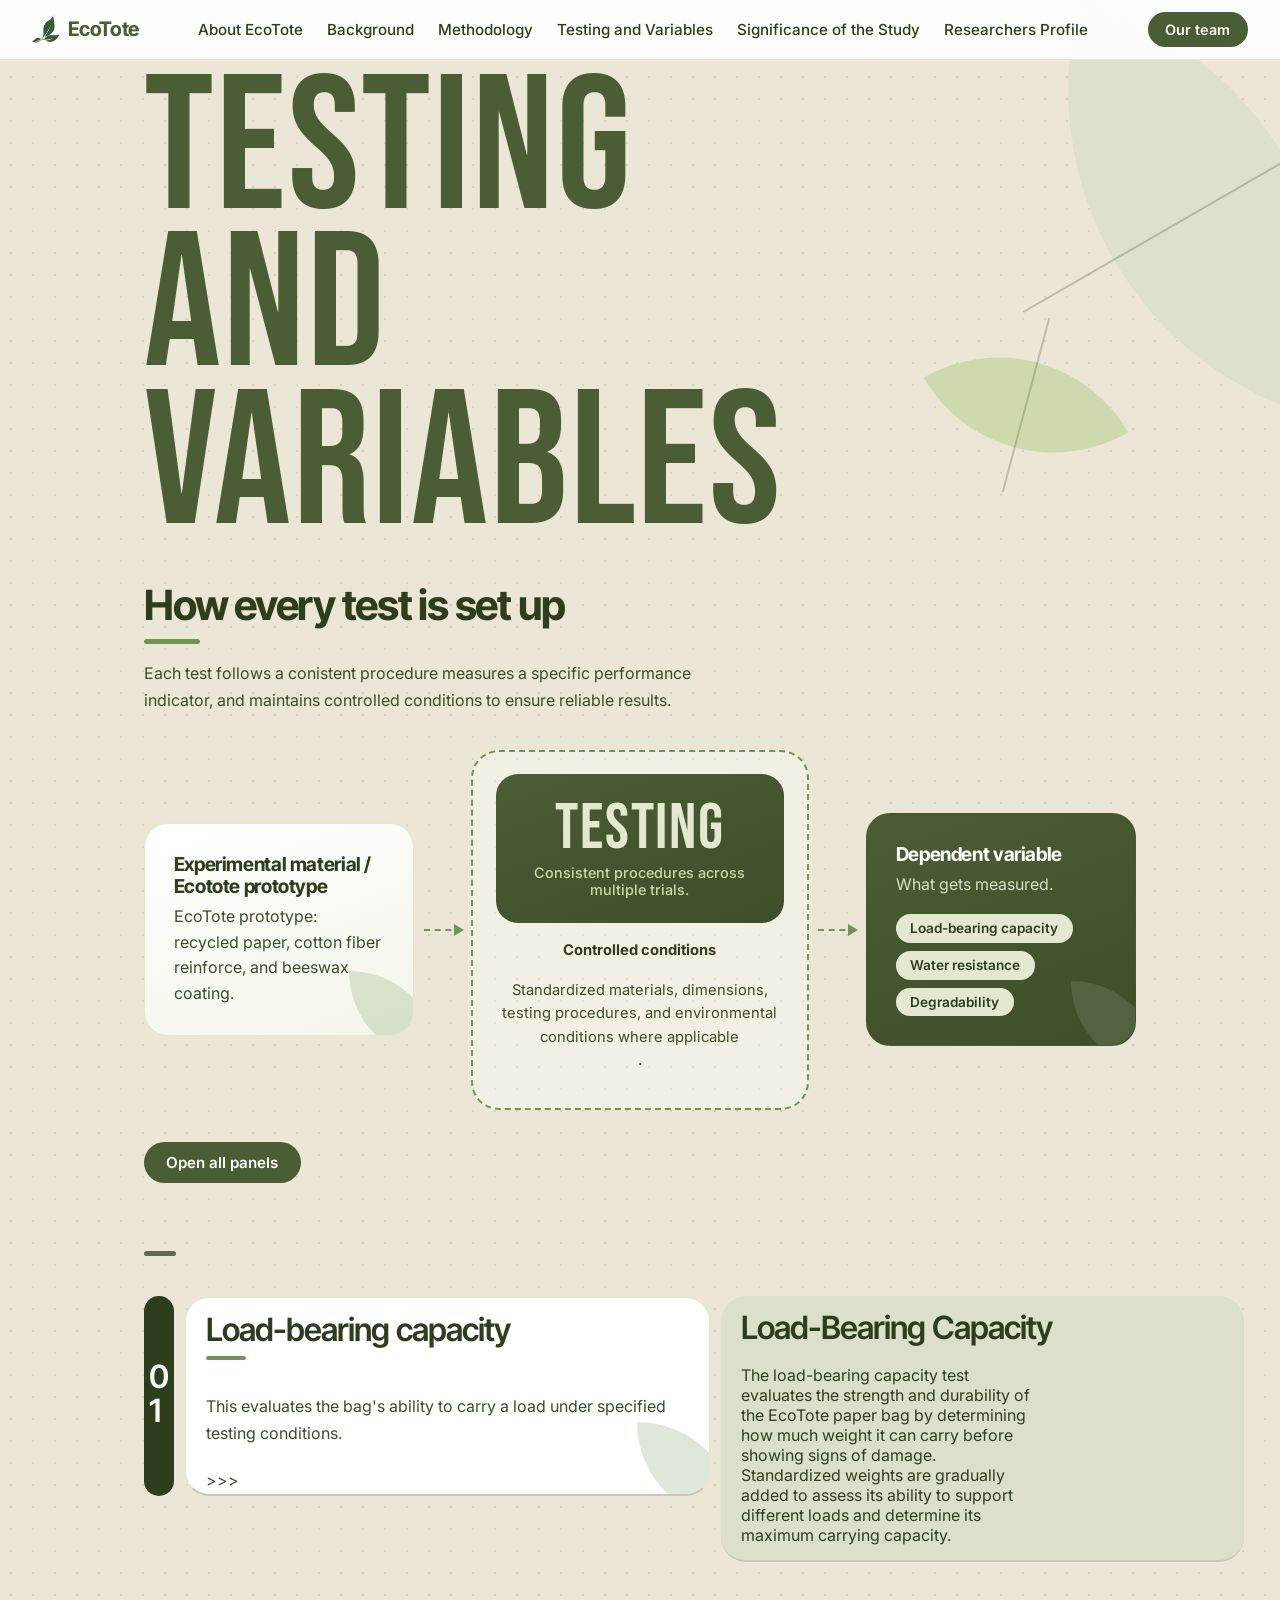
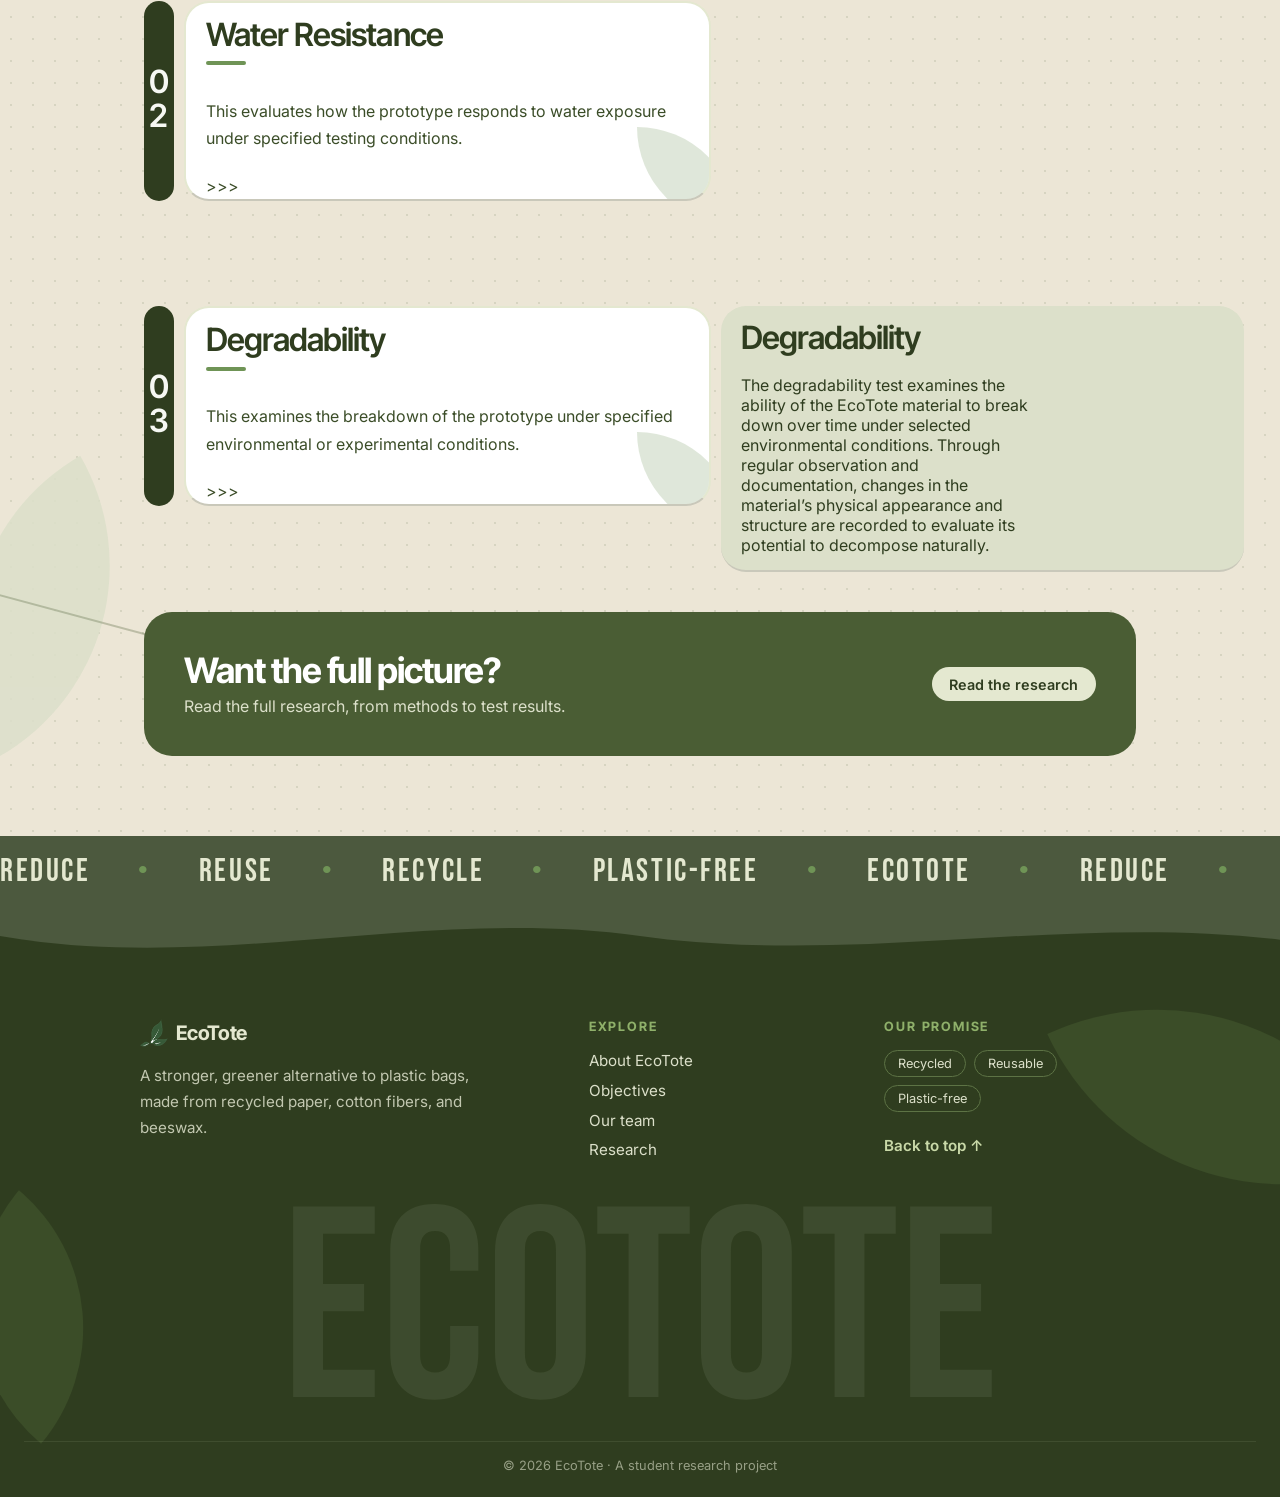
<file: tv.html>
<!DOCTYPE html>
<html lang="en">
<head>
  <meta charset="UTF-8">
  <meta name="viewport" content="width=device-width, initial-scale=1">
  <title>Testing and Variables | EcoTote</title>
  <link rel="preconnect" href="https://fonts.googleapis.com">
  <link rel="preconnect" href="https://fonts.gstatic.com" crossorigin>
  <link href="https://fonts.googleapis.com/css2?family=Bebas+Neue&family=Inter:wght@400;500;600&family=Inter+Tight:wght@600;700;800&display=swap" rel="stylesheet">
  <link rel="stylesheet" href="style.css">

  <!-- Page-only styles (prefixed "bgp-" so they never clash with style.css). Reuses your palette, fonts, .btn, .cta, .marquee and .foot. -->
  <style>
    .bgp { position: relative; overflow: hidden; background: #ece6d6; color: #2f3d1f; font-family: "Inter", sans-serif; padding-top: 4.5rem;
      background-image: radial-gradient(rgba(74,93,52,.13) 1.5px, transparent 1.5px); background-size: 22px 22px; }
    .bgp > section { position: relative; z-index: 1; max-width: 1040px; margin: 0 auto; padding: 0 1.5rem; }

    .bgp-leaf { position: absolute; z-index: 0; background: #c9d9a8; border-radius: 0 100% 0 100%; opacity: .85; }
    .bgp-leaf::after { content: ""; position: absolute; left: 50%; top: 50%; width: 120%; height: 2px; background: rgba(74,93,52,.35); transform: translate(-50%,-50%) rotate(-45deg); }
    .bgp-leaf.a { width: 340px; height: 340px; top: 40px; right: -90px; transform: rotate(15deg); background: #dce0ca; }
    .bgp-leaf.b { width: 150px; height: 150px; top: 330px; right: 14%; transform: rotate(-30deg); }
    .bgp-leaf.c { width: 220px; height: 220px; bottom: 120px; left: -70px; transform: rotate(60deg); background: #dce0ca; }

    .bgp-intro { padding-top: 4rem; padding-bottom: 4rem; }
    .bgp-intro h1 { font: 400 clamp(5rem, 17vw, 12rem)/.82 "Bebas Neue", Impact, sans-serif; color: #4a5d34; letter-spacing: .01em; }
    .bgp-lead { margin-top: 2rem; max-width: 28ch; font: 600 clamp(1.4rem, 3vw, 2.1rem)/1.22 "Inter Tight", sans-serif; letter-spacing: -0.025em; transform: translateY(-20px); }

    /* timeline */
    .bgp-line { position: relative; padding-bottom: 6rem !important; display: grid; gap: 2rem; }
    .bgp-line::before { content: ""; position: absolute; left: 50%; top: 0; bottom: 6rem; border-left: 2px dashed #6f9456; }
    .bgp-item { display: grid; grid-template-columns: 1fr 4rem 1fr; align-items: center; }
    .bgp-num { grid-column: 2; grid-row: 1; justify-self: center; width: 3.4rem; height: 3.4rem; border-radius: 50%; display: grid; place-items: center;
      background: #4a5d34; color: #e4e8d0; font: 400 1.6rem "Bebas Neue", Impact, sans-serif; letter-spacing: .04em; box-shadow: 0 0 0 8px #ece6d6; }
    .bgp-box { position: relative; overflow: hidden; grid-row: 1; background: linear-gradient(160deg, #fff, #f3f5e8); border: 1px solid #e4e8d0; border-radius: 24px; padding: clamp(1.3rem, 3vw, 2rem); transition: transform .25s, box-shadow .25s; }
    .bgp-item:nth-child(odd) .bgp-box { grid-column: 1; }
    .bgp-item:nth-child(even) .bgp-box { grid-column: 3; }
    .bgp-box::after { content: ""; position: absolute; right: -28px; bottom: -28px; width: 100px; height: 100px; border-radius: 0 100% 0 100%; background: rgba(111,148,86,.22); }
    .bgp-box:hover { transform: translateY(-4px); box-shadow: 0 12px 26px rgba(74,93,52,.2); }
    .bgp-box h2 { font-size: clamp(1.2rem, 2.2vw, 1.55rem); color: #2f3d1f; }
    .bgp-box h2::after { content: ""; display: block; width: 40px; height: 4px; border-radius: 999px; background: #6f9456; margin: .6rem 0 .8rem; }
    .bgp-box p { line-height: 1.7; color: #3b4d28; }
    .bgp-box.hl { background: linear-gradient(160deg, #4a5d34, #3d4f2a); border-color: transparent; }
    .bgp-box.hl h2, .bgp-box.hl p { color: #fff; }
    .bgp-box.hl p { color: #dce0ca; }
    .bgp-box.hl h2::after { background: #c9d9a8; }
    .bgp-box.hl::after { background: rgba(255,255,255,.1); }

    @media (max-width: 760px) {
      .bgp-line::before { left: 3rem; }
      .bgp-item { grid-template-columns: 3rem 1fr; gap: 1rem; }
      .bgp-num { grid-column: 1; width: 3rem; height: 3rem; }
      .bgp-item:nth-child(odd) .bgp-box, .bgp-item:nth-child(even) .bgp-box { grid-column: 2; }
      .bgp-leaf.b { display: none; }
    }
  </style>
</head>
<body>
<div class="progress" aria-hidden="true"></div>

  <nav class="nav">
    <a class="brand" href="index.html"><img src="images/Ecotote.png" alt=""><span>EcoTote</span></a>

    <ul class="links" id="menu">
      <li><a href="index.html#about">About EcoTote</a></li>
      <li><a href="background.html">Background</a></li>
      <li><a href="methodology.html">Methodology</a></li>
      <li><a href="tv.html">Testing and Variables</a></li>
      <li><a href="index.html#significance">Significance of the Study</a></li>
      <li><a href="index.html#team">Researchers Profile</a></li>
    </ul>

    <a class="btn" href="index.html#team">Our team</a>
    <button class="menu-btn" aria-label="Menu" aria-expanded="false" aria-controls="menu">☰</button>
  </nav>

  <main class="bgp">
    <i class="bgp-leaf a"></i><i class="bgp-leaf b"></i><i class="bgp-leaf c"></i>

    <section class="bgp-intro">
      <h1>Testing<br>and<br>Variables</h1>
    </section>

    <!-- NEW: how every test is set up -->
    <section class="eco-sec eco-map">
      <h2>How every test is set up</h2>
      <p class="eco-sub">Each test follows a conistent procedure measures a specific performance indicator, and maintains controlled conditions to ensure reliable results.</p>

      <div class="eco-vmap">
        <div class="eco-v">
          <b>Experimental material / Ecotote prototype</b>
          <span>EcoTote prototype: recycled paper, cotton fiber reinforce, and beeswax coating.</span>
         
        </div>

        <i class="eco-arrow" aria-hidden="true"></i>

        <div class="eco-frame">
          <div class="eco-core"><strong>Testing</strong><span>Consistent procedures across multiple trials.</span></div>
          <p><b>Controlled conditions</b> <p>Standardized materials, dimensions, testing procedures, and environmental conditions where applicable </p>.</p>
        </div>

        <i class="eco-arrow" aria-hidden="true"></i>

        <div class="eco-v dark">
          <b>Dependent variable</b>
          <span>What gets measured.</span>
          <ul class="eco-outs">
            <li>Load-bearing capacity</li>
            <li>Water resistance</li>
            <li>Degradability</li>
          </ul>
        </div>
      </div>

      <button class="eco-btn" id="ecoToggleAll" type="button">Open all panels</button>
    </section>

    <section class="bgp1">
      <div class="heading-line"></div>
     

      <section class="gridd">
        <!--cbox-->
        <div class="rww">
          <!--contents-->
          <div class="numero"><h2>0<br>1</h2></div>
<!--box--><div class="bgp-box" onclick="togglePanel(this)"><h2>Load-bearing capacity</h2>
          <p>This evaluates the bag's ability to carry a load under specified testing conditions.</p>
          <p>>>></p>
        </div>
        <!--content of cbox-->
        <div class="cbox">
            <h2>Load-Bearing Capacity</h2>
            <br>
            <p>The load-bearing capacity test evaluates the strength and durability of the EcoTote paper bag by determining how much weight it can carry before showing signs of damage. Standardized weights are gradually added to assess its ability to support different loads and determine its maximum carrying capacity.</p>
          </div>
        </div><!-- closes .rww -->
        
    </section>



    <section class="gridd">
        <!--cbox-->
        <div class="rww">
          <!--contents-->
          <div class="numero"><h2>0<br>2</h2></div>
<!--box--><div class="bgp-box" onclick="togglePanel(this)"><h2>Water Resistance</h2>
          <p>This evaluates how the prototype responds to water exposure under specified testing conditions.</p>
          
          <p>>>></p>
        </div>
        <!--content of cbox-->
        <div class="cbox">
            <h2>Water Resistance</h2>
            <br>
            <p>The water resistance test evaluates the ability of the beeswax-coated EcoTote paper bag to withstand water exposure. Water is applied to the material to observe changes in its surface, texture, and structure, determining how effective the beeswax coating is in providing protection against moisture.</p>
          </div>
        </div><!-- closes .rww -->
     
        
    </section>


     <section class="gridd">
        <!--cbox-->
        <div class="rww">
          <!--contents-->
          <div class="numero"><h2>0<br>3</h2></div>
<!--box--><div class="bgp-box" onclick="togglePanel(this)"><h2>Degradability</h2>
          <p>This examines the breakdown of the prototype under specified environmental or experimental conditions.</p>
          <p>>>></p>
        </div>
        <!--content of cbox-->
        <div class="cbox">
            <h2>Degradability</h2>
            <br>
            <p>The degradability test examines the ability of the EcoTote material to break down over time under selected environmental conditions. Through regular observation and documentation, changes in the material’s physical appearance and structure are recorded to evaluate its potential to decompose naturally.</p>
          </div>
        </div><!-- closes .rww -->
     
        
    </section>

    <style>
      .bgp1 {
        width: 100%;
        min-height: 600px;
        padding: 50px;
        box-sizing: border-box; 
      }
      .bgp1 h2 {
        font-size: 32px;
        font-weight: 600;
        margin: 0;
      }
      .heading-line {
        width: 32px;
        height: 5px;
        background: #5c6d4a;
        border-radius: 10px;
        margin-top: -12px;
      }
      .gridd {
        width: 100%;
        max-width: 1100px;
        margin: 4% 0%;
        display: grid;
        grid-template-columns: 1fr;
       
      }
      .rww {
        display: flex;
        gap: 10px;
        width: 157%;
        max-width: 1100px;
      
        border-radius: 25px;
        position: relative;
      }

      /*content cbox*/
      .cbox {
        padding: 15px 0;
        border-bottom: 1px solid #c9c8ba;
        align-items: flex-start;
        border-width: 2px;
        flex-direction: column;
        max-width: 550px;
        flex: 2;
        background: #dce0ca;
        border-radius: 25px;
        transform: translateX(-535px);
        pointer-events: none;
        transition: transform 1s ease, opacity 1s ease;
        z-index: -1;
        overflow: hidden;
        opacity: 0;
        box-sizing: border-box;
        
      }
      .cbox h2 {transform: translate(20px, 0px);}
      .cbox p {max-width: 290px; transform: translate(20px, 0px);}
      .cbox.show {
        opacity: 1;
        transform: translateX(0px);
        pointer-events: auto;
        height: auto;
      }
      @media (max-width: 650px) {
        .cbox { grid-template-columns: 1fr;}
      }

    
      .rww img { margin-top: -18%; margin-left: 120%;   width: auto;
        height: 150px; }
      .bgp-box {
        display: flex;
        gap: 20px;
        padding: 15px 0;
        border-bottom: 1px solid #c9c8ba;
        align-items: flex-start;
        border-width: 2px;
        flex-direction: column;
        max-width: 550px;
        flex: 2;
        background: #fff;
        border-radius: 25px;
        transition: transform 0.25s ease, box-shadow 0.25s ease;
        cursor: pointer;
        max-height: 200px;
      }
      .bgp-box:hover {
        transform: translateY(-8px);                  /* floats up */
        box-shadow: 0 16px 30px rgba(0, 0, 0, 0.25);  /* soft shadow underneath */
      }
      .bgp-box h2 {transform: translate(20px, 0px);}
      .bgp-box p {max-width: 500px; transform: translate(20px, 0px);}
      .numero {
        background: #2f3d1f;
        flex: 1;
        max-width: 30px;
        color: #f6f8f3;
        font-size: 25px;
        border-radius: 25px;
        max-height: 200px;
      }
      .numero h2 {transform: translate(5px, 64px);}
  
      @media (max-width: 650px) {
        .gridd { grid-template-columns: 1fr; margin: 20px 0 20px 2%; }
        .rww { flex-wrap: wrap; row-gap: 0; padding: 10px 18px; width: 100%; align-items: stretch; }
        .rww img { margin-left: 10%; margin-top: 10%; width: auto; height: 50px;
        transform: translate(-102px, -147px);}
        .numero { max-height: none; display: flex; align-items: center; justify-content: center; }
        .numero h2 {transform: none;}
        .bgp-box { max-height: none; padding-bottom: 20px; }
        .bgp-box p {width: 260px; padding-right: 10%; transform: translateX(10px);}
        .bgp-box h2 {transform: translateX(10px); width: auto;}

        /* panel sits in normal flow under the card, collapsed to 0 height */
        .cbox {
          flex: 0 0 100%;
          max-width: 100%;
          position: static;
          transform: none;
          z-index: 0;
          max-height: 0;
          padding: 0;
          margin-top: 0;
          border-width: 0;
          opacity: 0;
          transition: max-height 1s ease, opacity 1s ease, padding 1s ease, margin 1s ease;
        }
        .cbox.show {
          transform: none;
          max-height: 600px;
          padding: 15px 0;
          margin-top: 10px;
          border-width: 2px;
          opacity: 1;
        }
      }
    </style>





   </section>

    <!-- NEW: next-page banner (uses your .cta style) -->
    <section class="eco-next">
      <div class="cta reveal">
        <div>
          <h2>Want the full picture?</h2>
          <p>Read the full research, from methods to test results.</p>
        </div>
        <a class="btn" href="EcoTote.pdf">Read the research</a>
      </div>
    </section>
   </main>



   <!--end-->
<div class="marquee" aria-hidden="true"><div class="track">
    <span>Reduce</span><span>Reuse</span><span>Recycle</span><span>Plastic-free</span><span>EcoTote</span>
    <span>Reduce</span><span>Reuse</span><span>Recycle</span><span>Plastic-free</span><span>EcoTote</span>
  </div></div>

  <footer class="foot">
    <svg class="wave" viewBox="0 0 1440 80" preserveAspectRatio="none" aria-hidden="true"><path d="M0,0 L0,40 C240,90 480,0 720,40 C960,80 1200,10 1440,45 L1440,0 Z" fill="#4c593e"/></svg>
    <i class="leaf f1"></i><i class="leaf f2"></i>

    <div class="foot-grid">
      <div class="foot-brand">
        <a class="brand" href="index.html"><img src="images/Ecotote.png" alt=""><span>EcoTote</span></a>
        <p>A stronger, greener alternative to plastic bags, made from recycled paper, cotton fibers, and beeswax.</p>
      </div>
      <div>
        <h3>Explore</h3>
        <ul>
          <li><a href="index.html#about">About EcoTote</a></li>
          <li><a href="index.html#objectives">Objectives</a></li>
          <li><a href="index.html#team">Our team</a></li>
          <li><a href="EcoTote.pdf">Research</a></li>
        </ul>
      </div>
      <div>
        <h3>Our promise</h3>
        <ul class="tags"><li>Recycled</li><li>Reusable</li><li>Plastic-free</li></ul>
        <a class="top" href="#">Back to top &uarr;</a>
      </div>
    </div>

    <div class="foot-word" aria-hidden="true">ECOTOTE</div>
    <p class="foot-bar">&copy; 2026 EcoTote &middot; A student research project</p>
  </footer>

  <!-- Menu toggle only (script.js is written for the home page hero) -->
  <script>
    const menuBtn = document.querySelector('.menu-btn');
    const links = document.querySelector('.links');
    menuBtn.addEventListener('click', () => {
      const open = links.classList.toggle('open');
      menuBtn.setAttribute('aria-expanded', open);
    });
    links.addEventListener('click', (e) => {
      if (e.target.tagName === 'A') {
        links.classList.remove('open');
        menuBtn.setAttribute('aria-expanded', 'false');
      }
    });

    // fade items in as you scroll
    const io = new IntersectionObserver((es) => es.forEach((e) => { if (e.isIntersecting) { e.target.classList.add('in'); io.unobserve(e.target); } }), { threshold: 0.2 });
    document.querySelectorAll('.reveal').forEach((el) => io.observe(el));
  </script>

  <script>
    function togglePanel(card) {
      card.closest('.rww').querySelector('.cbox').classList.toggle('show');
    }
  </script>

  

    
  



  <!-- Auto-open on scroll (desktop + phone): each panel opens when its card scrolls into view -->
  <script>
    (function () {
      const io2 = new IntersectionObserver((entries) => {
        entries.forEach((e) => {
          if (!e.isIntersecting) return;
          e.target.closest('.rww').querySelector('.cbox').classList.add('show');
          io2.unobserve(e.target);   // opens once, then stays open
        });
      }, { rootMargin: '0px 0px -20% 0px', threshold: 0.5 });

      document.querySelectorAll('.rww .bgp-box').forEach((card) => io2.observe(card));
    })();
  </script>


  <!-- =====================================================================
       NEW ADDITIONS: CSS  (edit colors, sizes and spacing here)
       Every class starts with "eco-" so nothing clashes with style.css
       ===================================================================== -->
  <style>
    /* ---------- shared: icons, next-page banner ---------- */
    .eco-ico { width: 56px; height: 56px; fill: none; stroke: currentColor; stroke-width: 2.4; stroke-linecap: round; stroke-linejoin: round; display: block; }
    .bgp > .eco-next { padding-bottom: 5rem; }
    .bgp > .eco-sec { padding-bottom: 5rem; }
    .eco-sec > h2 { font-size: clamp(1.8rem, 4vw, 2.6rem); color: #2f3d1f; }
    .eco-sec > h2::after { content: ""; display: block; width: 56px; height: 5px; border-radius: 999px; background: #6f9456; margin: .7rem 0 0; }
    .eco-sub { margin-top: 1rem; max-width: 56ch; line-height: 1.7; color: #3b4d28; }

    .bgp > .eco-map { padding-top: 2.5rem; }
    /* ---------- variables map ---------- */
    .eco-vmap { margin-top: 2.2rem; display: grid; grid-template-columns: 1fr auto 1.25fr auto 1fr; align-items: center; gap: .6rem; }
    .eco-v { position: relative; overflow: hidden; padding: clamp(1.3rem, 2.4vw, 1.8rem); border-radius: 24px; background: linear-gradient(160deg, #fff, #f3f5e8); border: 1px solid #e4e8d0; color: #2f3d1f; }
    .eco-v::after { content: ""; position: absolute; right: -26px; bottom: -26px; width: 90px; height: 90px; border-radius: 0 100% 0 100%; background: rgba(111,148,86,.22); pointer-events: none; }
    .eco-v b { display: block; font: 700 1.2rem/1.15 "Inter Tight", sans-serif; letter-spacing: -.02em; }
    .eco-v > span { display: block; margin-top: .45rem; line-height: 1.6; color: #3b4d28; }
    .eco-v.dark { background: linear-gradient(160deg, #4a5d34, #3d4f2a); border-color: transparent; color: #fff; }
    .eco-v.dark > span { color: #dce0ca; }
    .eco-v.dark::after { background: rgba(255,255,255,.1); }
    .eco-outs { list-style: none; padding: 0; margin-top: 1rem; display: flex; flex-wrap: wrap; gap: .5rem; position: relative; z-index: 1; }
    .eco-outs li { background: #e4e8d0; color: #2f3d1f; padding: .4rem .9rem; border-radius: 999px; font: 600 .85rem "Inter", sans-serif; }

    .eco-frame { position: relative; padding: 1.4rem; border: 2px dashed #6f9456; border-radius: 28px; text-align: center; background: rgba(255,255,255,.35); }
    .eco-core { padding: 1.6rem 1rem; border-radius: 22px; background: linear-gradient(160deg, #4a5d34, #3d4f2a); color: #e4e8d0; }
    .eco-core strong { display: block; font: 400 clamp(2.6rem, 6vw, 4rem)/.9 "Bebas Neue", Impact, sans-serif; letter-spacing: .03em; }
    .eco-core span { display: block; margin-top: .4rem; font: 500 .9rem "Inter", sans-serif; color: #c9d9a8; }
    .eco-frame p { margin-top: 1rem; line-height: 1.6; font-size: .92rem; color: #3b4d28; }
    .eco-frame p b { color: #2f3d1f; }

    .eco-arrow { position: relative; display: block; width: 38px; height: 0; border-top: 2px dashed #6f9456; }
    .eco-arrow::after { content: ""; position: absolute; right: -2px; top: -7px; border-left: 10px solid #6f9456; border-top: 6px solid transparent; border-bottom: 6px solid transparent; }

    .eco-btn { margin-top: 2rem; padding: .7rem 1.4rem; border: 0; border-radius: 999px; cursor: pointer; background: #4a5d34; color: #fff; font: 600 .95rem "Inter", sans-serif; transition: background .2s, transform .2s; }
    .eco-btn:hover { background: #3d4f2a; transform: translateY(-2px); }
    .eco-btn:focus-visible { outline: 3px solid #6f9456; outline-offset: 3px; }

    @media (max-width: 900px) {
      .eco-vmap { grid-template-columns: 1fr; gap: .4rem; }
      .eco-arrow { width: 0; height: 30px; border-top: 0; border-left: 2px dashed #6f9456; margin: 0 auto; }
      .eco-arrow::after { right: auto; left: -7px; top: auto; bottom: -2px; border-left: 6px solid transparent; border-right: 6px solid transparent; border-top: 10px solid #6f9456; border-bottom: 0; }
    }
    @media (prefers-reduced-motion: reduce) { .eco-btn { transition: none; } .eco-btn:hover { transform: none; } }
  </style>

  <!-- =====================================================================
       NEW ADDITIONS: JS  (edit behavior here)
       ===================================================================== -->
  <script>
    // top progress line: uses the .progress bar from style.css
    (function () {
      var bar = document.querySelector('.progress');
      if (!bar) return;
      function update() {
        var h = document.documentElement, max = h.scrollHeight - window.innerHeight;
        h.style.setProperty('--scroll', max > 0 ? window.scrollY / max : 0);
      }
      addEventListener('scroll', update, { passive: true });
      addEventListener('resize', update);
      update();
    })();

    // open all / close all for the test panels (uses your existing .cbox.show)
    (function () {
      var btn = document.getElementById('ecoToggleAll');
      var panels = [].slice.call(document.querySelectorAll('.rww .cbox'));
      if (!btn || !panels.length) return;
      function allOpen() { return panels.every(function (p) { return p.classList.contains('show'); }); }
      function sync() { btn.textContent = allOpen() ? 'Close all panels' : 'Open all panels'; }
      btn.addEventListener('click', function () {
        var open = !allOpen();
        panels.forEach(function (p) { p.classList.toggle('show', open); });
      });
      var mo = new MutationObserver(sync);
      panels.forEach(function (p) { mo.observe(p, { attributes: true, attributeFilter: ['class'] }); });
      sync();
    })();
  </script>
</body>
</file>
<file: style.css>
* { margin: 0; box-sizing: border-box; }
body { font-family: sans-serif; background: #fff; }

.hero { height: 200vh; }
.stage {
  position: sticky; top: 0;
  height: 100vh; overflow: hidden;
  background: #4a5d34;
}
.stage > img { position: absolute; inset: 0; width: 100%; height: 100%; }
.back  { object-fit: cover; z-index: 1; transform: scale(calc(1 + var(--p, 0) * 0.3)); }
.front { object-fit: contain; object-position: center bottom; z-index: 3;
         transform: translateY(calc(var(--p, 0) * -15%)) scale(calc(1 + var(--p, 0) * 0.25)); }

.stage h1 {
  position: absolute; inset: 0; z-index: 2;
  display: grid; place-content: center; text-align: center;
  font-size: 18vw; line-height: .85; color: #e4e8d0;
  font-family: "Bebas Neue", Impact, sans-serif;
  opacity: calc(1 - var(--p, 0) * 1.6);
}
.hint {
  position: absolute; bottom: 2rem; width: 100%;
  text-align: center; z-index: 4; color: #fff;
  opacity: calc(1 - var(--p, 0) * 5);
}
body { background: #383837 }

.main { position: relative; width: 100%; height: auto; min-height: 100vh; padding-bottom: 5rem; isolation: isolate; margin: auto; background-size: cover;}
.main > .cbody,
.main > .cbody2 { position: absolute; }
.cbody {
  background: #ece6d6;
  width: 100%;
  height: 100%;
  z-index: -1;
  inset: 0;
  margin: auto;
  border-top-left-radius: 25px;
  border-top-right-radius: 25px;

}
.cbody2 {
  width: 94%; 
  height: 100%; background: #dce0ca; 
  z-index: 1; 
  inset: 0%;
  margin: auto;
  border-bottom-left-radius: 25px;
  border-bottom-right-radius: 25px;
}

.features { max-width: 1262px; margin: -11% auto 0; padding: 2rem 0.5rem 2rem; text-align: center; z-index: 2; box-sizing: border-box; z-index: 3; position: relative;}
.bento { 
  display: grid; grid-template-columns: repeat(3, 1fr); gap: 1rem;
  margin-top: 2.5rem; text-align: left;
 }
.features h2 {
  color: black;
}
  
.card { background: #fff; border: 1px solid #e4e8d0; border-radius: 24px; padding: 1.5rem; }
.card.wide { grid-column: span 2; background: #4a5d34; color: #fff; }
.card h3 { font-family: "Inter Tight", sans-serif; margin-bottom: .5rem; }
@media (max-width: 700px) {
  .bento { grid-template-columns: 1fr; }
  .card.wide { grid-column: auto; }
}

.elements {
  display: grid;
  grid-template-columns: 1fr 1fr;
  grid-template-rows: 1fr 1fr;
  justify-content: center;
  grid-template-areas: 
  "box-1 box-2";
  margin: -27% 8%;
  z-index: 3;
  position: relative;
}
@media (max-width: 700px) {
  .elem { grid-template-columns: 1fr;  grid-column: auto; }
}
.elem {
  background: #4a5d34 url("images/eco-upright.png") 45% center / cover no-repeat;
  min-height: 200px;
  position: relative;
  overflow: hidden;
  height: 30rem;
  border-top-left-radius: 20px;
  border-bottom-left-radius: 20px;
}
.elem1 {
  border-top-right-radius: 20px;
  border-bottom-right-radius: 20px;
  background: #4a5d34; 
  min-height: 200px;
  position: relative;
  overflow: hidden;
  height: 30rem;
}
.elem1 p {
  font-size: clamp(0.9rem, 1.6vw, 1.15rem);
  color: #dce0ca;
  line-height: 1.6; 
}



.team-title { text-align: center; max-width: 1000px; margin: 0 auto; }
.member { display: flex; align-items: stretch; text-align: left; }
.member img {
  width: 45%; aspect-ratio: 1; object-fit: cover;
  background: linear-gradient(#bfe0f2, #a9cf5a);
  position: relative; z-index: 2;
}
.info {
  flex: 1; margin-left: -10%; padding: 1rem 1rem 1rem 16%;
  background: #6f9456; color: #fff;
  border-radius: 0 28px 28px 0;
}
.info h3 { font-size: 1rem; }
.info p { font-size: .85rem; opacity: .8; }



h2 {
  font-family: "Inter Tight", "Inter", sans-serif;
  font-weight: 700;
  letter-spacing: -0.03em;
  line-height: 1.05;
  font-size: 35px;
}

html { scroll-behavior: smooth; scroll-padding-top: 80px; }

.nav {
  position: fixed; top: 0; left: 0; right: 0; z-index: 100;
  display: flex; align-items: center; justify-content: space-between; gap: 1.5rem;
  padding: .75rem 2rem;
  background: rgba(255,255,255,.9);
  backdrop-filter: blur(10px);
  border-bottom: 1px solid #e4e8d0;
}
.brand {
  display: flex; align-items: center; gap: .5rem;
  text-decoration: none; color: #4a5d34;
  font: 700 1.25rem "Inter Tight", sans-serif; letter-spacing: -0.02em;
}
.brand img { height: 28px; width: auto; display: block; }

.links { display: flex; gap: 1.5rem; list-style: none; padding: 0; }
.links a {
  color: #2f3d1f; text-decoration: none; white-space: nowrap;
  font: 500 .95rem "Inter", sans-serif;
}
.links a:hover { color: #6f9456; }

.btn {
  background: #4a5d34; color: #fff; text-decoration: none;
  padding: .55rem 1.1rem; border-radius: 999px;
  font: 600 .9rem "Inter", sans-serif; white-space: nowrap;
}
.menu-btn {
  display: none; background: none; border: 0; cursor: pointer;
  font-size: 1.6rem; color: #4a5d34;
}

@media (max-width: 1200px) {
  .menu-btn { display: block; }
  .btn { }
  .links {
    display: flex;
    position: absolute; top: 100%; left: 0; right: 0;
    flex-direction: column; gap: 0;
    background: #fff; padding: .5rem 2rem 1rem;
    border-bottom: 1px solid #e4e8d0;

    /* closed state */
    opacity: 0;
    transform: translateY(-12px);
    visibility: hidden;
    pointer-events: none;
    transition: opacity .3s ease, transform .3s ease, visibility 0s linear .3s;
  }
  .links.open {
    opacity: 1;
    transform: translateY(0);
    visibility: visible;
    pointer-events: auto;
    transition: opacity .3s ease, transform .3s ease, visibility 0s;
  }
  .links a { display: block; padding: .8rem 0; }

  /* stagger the links in */
  .links li {
    opacity: 0;
    transform: translateY(-6px);
    transition: opacity .3s ease, transform .3s ease;
  }
  .links.open li { opacity: 1; transform: none; }
  .links.open li:nth-child(1) { transition-delay: .05s; }
  .links.open li:nth-child(2) { transition-delay: .10s; }
  .links.open li:nth-child(3) { transition-delay: .15s; }
  .links.open li:nth-child(4) { transition-delay: .20s; }
  .links.open li:nth-child(5) { transition-delay: .25s; }
  .links.open li:nth-child(6) { transition-delay: .30s; }
}

/* animated hamburger button */
.menu-btn { transition: transform .3s ease; }
.menu-btn[aria-expanded="true"] { transform: rotate(90deg); }


@media (max-width: 700px) {
  .elements {
    grid-template-columns: 1fr;
    grid-template-areas:
      "box-1"
      "box-2";
  }
  .elem,
  .elem1 { height: 20rem; }
  .elem  { border-radius: 10px 10px 0 0; }
  .elem1 { border-radius: 0 0 10px 10px; }
}


/* ===== About card (image left, green text panel right) ===== */
.about-card {
  position: relative; z-index: 3;
  display: grid;
  grid-template-columns: minmax(0, 1fr) minmax(0, 1.15fr);
  width: min(1100px, 88%);
  margin: 2rem auto 0;
  border-radius: 24px;
  overflow: hidden;
  background: #4a5d34;
}
.about-card__image {
  display: block; width: 100%; height: 100%;
  min-height: 320px; object-fit: cover;
}
.about-card__body {
  display: flex; flex-direction: column; justify-content: center; gap: 1rem;
  padding: clamp(1.5rem, 4vw, 3rem);
  color: #fff;
  font-family: "Inter", system-ui, sans-serif;
  font-size: clamp(0.95rem, 0.9rem + 0.3vw, 1.1rem);
  line-height: 1.7;
}
.about-card__body h2 {
  color: #fff;
  font-size: clamp(1.5rem, 1.2rem + 1.5vw, 2.25rem);
}
.about-card__body p { max-width: 62ch; }

@media (max-width: 760px) {
  .about-card { grid-template-columns: 1fr; border-radius: 18px; }
  .about-card__image { height: auto; min-height: 0; aspect-ratio: 4 / 3; }
}

.about-t {
  display: contents;
  justify-content: center;
  margin: 10% 10%;
}
.about-t h2 {
  margin-top: 20px;
  margin-right: 20px;
}

.about-team {
  background: #767676;
  padding: clamp(3rem, 8vw, 6rem) 1.5rem;
  display: grid;
  grid-template-columns: 1fr 1fr;
  gap: 40px;
}
.about-t{
  display: grid;
  grid-template-columns: 1fr;        
  gap: clamp(1.5rem, 5vw, 2.5rem);
  max-width: 500px;
  margin-top: -5%;
  margin-left: 3%;
}
.about-t h2 { color: #182b05;
}
.about-t p {
  color: #121212;
}
.obj {
  gap: clamp(1.5rem, 5vw, 2.5rem);
  display: grid;
  margin-top: -2%;
}
.obj h2 { color: #182b05; }
.obj h3 { color: #182b05; }
@media (max-width: 760px) {
  .about-team{ grid-template-columns: 1fr; }   /* stack on phones */
  .about-t h2 { position: static; }
}

.team-table {
  width: 100%;
  border-collapse: collapse;
  background: #dce0ca;
  font-family: "Inter", sans-serif;
}
.team h2 {
  background: #4c593e;     
  color: #fdf9f9;               
}
.team-table th {
  background: none;
  color: #3d5334;
  text-align: left;
  font-weight: 600;
  padding: .75rem 1rem;
  border-bottom: 2px solid #4a5d34;
}
.team-table td {
  padding: .85rem 1rem;
  color: #2f3d1f;
  border-bottom: 1px solid rgba(74, 93, 52, .25);
  vertical-align: middle;
}
.team-table tbody tr:last-child td { border-bottom: 0; }
.team-table img {
  display: block;
  width: 64px;
  height: 64px;
  object-fit: cover;
  border-radius: 50%;
}
.team-table td:last-child { font-style: italic; color: #4a5d34; }

@media (max-width: 640px) {
  .team-table thead { display: none; }
  .team-table, .team-table tbody, .team-table tr, .team-table td { display: block; }
  .team-table tr { padding: 1rem 0; border-bottom: 1px solid rgba(74, 93, 52, .25); }
  .team-table td { border: 0; padding: .25rem 0; }
  .team-table td[data-label="Name"] { font-weight: 600; }
}

/* ===== Added: decoration & extra elements ===== */
.progress { position: fixed; top: 0; left: 0; height: 3px; width: calc(var(--scroll, 0) * 100%); background: #6f9456; z-index: 200; }

.story { position: relative; overflow: hidden; background: #ece6d6; padding: 4rem 1.5rem; display: grid; gap: 2.5rem; }
.story > * { position: relative; z-index: 1; max-width: 1000px; width: 100%; margin: 0 auto; }
.story > .leaf { position: absolute; z-index: 0; max-width: none; margin: 0; width: 220px; height: 220px; background: #dce0ca; border-radius: 0 100% 0 100%; opacity: .7; }
.l1 { top: -60px; left: -70px; transform: rotate(10deg); }
.l2 { top: 38%; right: -90px; width: 280px !important; height: 280px !important; transform: rotate(-30deg); }
.l3 { bottom: -80px; left: 12%; background: #c9d9a8 !important; transform: rotate(60deg); }

.stats { display: grid; grid-template-columns: repeat(3, 1fr); gap: 1rem; }
.stats div { background: #4a5d34; color: #fff; border-radius: 24px; padding: 1.5rem; text-align: center; transition: transform .25s, box-shadow .25s; }
.stats strong { display: block; font: 800 clamp(2rem, 6vw, 3.5rem) "Inter Tight", sans-serif; color: #e4e8d0; }
.stats span { font: 500 .9rem "Inter", sans-serif; opacity: .85; }

.quote { text-align: center; padding: 2.5rem 1rem; }
.quote p { font: 700 clamp(1.5rem, 4vw, 2.5rem)/1.15 "Inter Tight", sans-serif; letter-spacing: -0.03em; color: #2f3d1f; max-width: 22ch; margin: 0 auto; }
.quote span { display: block; margin-top: 1rem; font: 600 .85rem "Inter", sans-serif; letter-spacing: .12em; text-transform: uppercase; color: #6f9456; }

.chips { display: flex; flex-wrap: wrap; justify-content: center; gap: .6rem; }
.chips span { background: #fff; border: 1px solid #c9d9a8; color: #2f3d1f; padding: .55rem 1.1rem; border-radius: 999px; font: 600 .9rem "Inter", sans-serif; transition: background .2s, color .2s, transform .2s; }
.chips span:hover { background: #4a5d34; color: #fff; transform: translateY(-2px); }

.cta { display: flex; align-items: center; justify-content: space-between; gap: 1.5rem; flex-wrap: wrap; background: #4a5d34; border-radius: 28px; padding: clamp(1.5rem, 4vw, 2.5rem); }
.cta h2 { color: #fff; }
.cta p { color: #dce0ca; margin-top: .5rem; font-family: "Inter", sans-serif; }
.cta .btn { background: #e4e8d0; color: #2f3d1f; }

.marquee { overflow: hidden; background: #4c593e; padding: 1rem 0; }
.track { display: flex; width: max-content; gap: 3rem; animation: slide 25s linear infinite; }
.track span { font: 400 2rem "Bebas Neue", Impact, sans-serif; letter-spacing: .08em; color: #e4e8d0; white-space: nowrap; }
.track span::after { content: "\2022"; margin-left: 3rem; color: #6f9456; }
@keyframes slide { to { transform: translateX(-50%); } }


.card, .team-table tbody tr { transition: transform .25s, box-shadow .25s; }
.card:hover, .stats div:hover { transform: translateY(-4px); box-shadow: 0 10px 24px rgba(74, 93, 52, .2); }
.team-table tbody tr:hover { background: rgba(255, 255, 255, .35); }
.team-table img { border: 3px solid #4a5d34; }

.reveal { opacity: 0; transform: translateY(28px); transition: opacity .7s ease, transform .7s ease; }
.reveal.in { opacity: 1; transform: none; }
@media (prefers-reduced-motion: reduce) {
  .reveal { opacity: 1; transform: none; transition: none; }
  .track { animation: none; }
}
@media (max-width: 700px) {
  .stats { grid-template-columns: 1fr; }
  .cta { flex-direction: column; align-items: flex-start; }
}


/* ===== Bottom redesign: team band, footer ===== */
/* overflow: clip (not hidden) so the browser can't scroll this box internally when jumping to #significance */
.about-team { position: relative; overflow: hidden; overflow: clip; background: linear-gradient(160deg, #dce0ca, #c9d9a8); }
.about-team::after { content: ""; position: absolute; right: -80px; bottom: -90px; width: 320px; height: 320px; background: rgba(74, 93, 52, .18); border-radius: 0 100% 0 100%; transform: rotate(20deg); }
.about-t { position: relative; z-index: 1; }

.marquee { background: #4c593e; }

.foot { position: relative; overflow: hidden; background: #2f3d1f; color: #dce0ca; font-family: "Inter", sans-serif; padding: 7rem 1.5rem 1.5rem; }
.wave { position: absolute; top: -1px; left: 0; width: 100%; height: 60px; display: block; }
.foot .leaf { position: absolute; background: #3b4d28; border-radius: 0 100% 0 100%; }
.f1 { width: 260px; height: 260px; right: -70px; top: 60px; transform: rotate(-25deg); }
.f2 { width: 180px; height: 180px; left: -60px; bottom: 90px; transform: rotate(40deg); }

.foot-grid { position: relative; z-index: 1; max-width: 1000px; margin: 0 auto; display: grid; grid-template-columns: 1.6fr 1fr 1fr; gap: 2.5rem; }
.foot .brand { color: #e4e8d0; }
.foot-brand p { margin-top: 1rem; max-width: 34ch; line-height: 1.7; font-size: .95rem; opacity: .85; }
.foot h3 { font: 700 .8rem "Inter Tight", sans-serif; letter-spacing: .14em; text-transform: uppercase; color: #8fb06a; margin-bottom: 1rem; }
.foot ul { list-style: none; padding: 0; display: grid; gap: .6rem; }
.foot li a { color: #dce0ca; text-decoration: none; font-size: .95rem; transition: color .2s, padding .2s; }
.foot li a:hover { color: #fff; padding-left: .4rem; }
.foot .tags { display: flex; flex-wrap: wrap; gap: .5rem; }
.foot .tags li { border: 1px solid #5d7345; border-radius: 999px; padding: .3rem .8rem; font-size: .8rem; }
.foot .top { display: inline-block; margin-top: 1.5rem; color: #c9d9a8; text-decoration: none; font-weight: 600; font-size: .95rem; }

.foot-word { position: relative; z-index: 1; text-align: center; font: 400 clamp(5rem, 22vw, 17rem)/.8 "Bebas Neue", Impact, sans-serif; color: rgba(228, 232, 208, .08); margin-top: 3rem; user-select: none; pointer-events: none; }
.foot-bar { position: relative; z-index: 1; pointer-events: none; text-align: center; font-size: .8rem; opacity: .6; margin-top: 1rem; padding-top: 1rem; border-top: 1px solid rgba(220, 224, 202, .15); }

@media (max-width: 700px) {
  .foot-grid { grid-template-columns: 1fr; }
}


/* ===== Fix: leaves fully visible, with a vein ===== */
.story > .leaf { width: 150px !important; height: 150px !important; background: #c9d9a8 !important; opacity: .85; }
.story > .leaf::after { content: ""; position: absolute; left: 50%; top: 50%; width: 120%; height: 2px; background: rgba(74, 93, 52, .35); transform: translate(-50%, -50%) rotate(-45deg); }
.story > .l1 { top: 2rem; left: 2%; right: auto; bottom: auto; transform: rotate(10deg); }
.story > .l2 { top: 42%; right: 2%; left: auto; bottom: auto; transform: rotate(-30deg); }
.story > .l3 { bottom: 2rem; left: 6%; top: auto; right: auto; transform: rotate(60deg); }

.boxy {
  background: #4a5d34;
  min-height: 100px;
  transform: translate(5%, 5%);
  border-radius: 25px;
  width: 100%;
}

/* ===== Upper page / About area decoration ===== */
.cbody {
  background-image:
    radial-gradient(circle at 15% 8%, rgba(201, 217, 168, .55), transparent 40%),
    radial-gradient(circle at 90% 85%, rgba(201, 217, 168, .55), transparent 40%),
    radial-gradient(rgba(74, 93, 52, .13) 1.5px, transparent 1.5px);
  background-size: auto, auto, 22px 22px;
}

.main > .leaf { position: absolute; z-index: 2; background: #c9d9a8; opacity: .9; border-radius: 0 100% 0 100%; }
.main > .leaf::after { content: ""; position: absolute; left: 50%; top: 50%; width: 120%; height: 2px; background: rgba(74, 93, 52, .35); transform: translate(-50%, -50%) rotate(-45deg); }
.m1 { width: 130px; height: 130px; top: 9rem;    left: 3%;  transform: rotate(15deg); }
.m2 { width: 90px;  height: 90px;  top: 30%;     right: 4%; transform: rotate(-35deg); background: #dce0ca !important; }
.m3 { width: 150px; height: 150px; bottom: 6rem; right: 3%; transform: rotate(-35deg); }
.m4 { width: 100px; height: 100px; bottom: 28%;  left: 4%;  transform: rotate(50deg);  background: #dce0ca !important; }

.main > .ring {
  position: absolute; z-index: 0; border-radius: 50%; pointer-events: none;
  background: repeating-radial-gradient(circle, transparent 0 14px, rgba(111, 148, 86, .25) 14px 16px);
}
.r1 { width: 300px; height: 300px; top: 14rem;    right: 5%; }
.r2 { width: 240px; height: 240px; bottom: 16%;   left: 6%; }

.features h2::after, .about-card__body h2::after {
  content: ""; display: block; width: 56px; height: 5px; border-radius: 999px;
  background: #6f9456; margin: .7rem auto 0;
}
.about-card__body h2::after { margin-left: 0; background: #c9d9a8; }

.card { position: relative; overflow: hidden; background: linear-gradient(160deg, #fff, #f3f5e8); }
.card::after {
  content: ""; position: absolute; right: -26px; bottom: -26px; width: 100px; height: 100px;
  border-radius: 0 100% 0 100%; background: rgba(111, 148, 86, .22);
}
.card.wide { background: linear-gradient(160deg, #4a5d34, #3d4f2a); }
.card.wide::after { background: rgba(255, 255, 255, .1); }
.card.wide::before { content: ""; position: absolute; inset: 8px; border: 1.5px dashed rgba(228, 232, 208, .35); border-radius: 17px; pointer-events: none; }
.card:hover { transform: translateY(-5px); box-shadow: 0 12px 26px rgba(74, 93, 52, .22); }

.squiggle { position: relative; z-index: 3; display: block; width: min(420px, 70%); height: 20px; margin: 2.5rem auto 0; fill: none; stroke: #6f9456; stroke-width: 2.5; stroke-linecap: round; }

.about-card { box-shadow: 14px 14px 0 #c9d9a8; }
.about-card__body { position: relative; overflow: hidden; background: linear-gradient(160deg, #4a5d34, #3d4f2a); }
.about-card__body::before {
  content: ""; position: absolute; right: -50px; top: -50px; width: 200px; height: 200px;
  border-radius: 0 100% 0 100%; background: rgba(255, 255, 255, .07); transform: rotate(20deg);
}
.about-card__body::after {
  content: ""; position: absolute; right: 1.2rem; bottom: 1.2rem; width: 110px; height: 70px;
  background-image: radial-gradient(rgba(228, 232, 208, .4) 1.5px, transparent 1.5px);
  background-size: 14px 14px; pointer-events: none;
}
.about-card__body > * { position: relative; z-index: 1; }

@media (max-width: 700px) {
  .main > .leaf, .main > .ring { display: none; }
  .about-card { box-shadow: 8px 8px 0 #c9d9a8; }
}

.bgp-boxx {
  background: #3b4d28;
  border-radius: 25px;
  transition: transform .25s; box-shadow .25s;
  margin: 10px auto;
  height: 50px;
}
.bgp-boxx:hover {
  transform: translateY(-5px);
  box-shadow: 0 12px 26px rgba(74, 93, 52, .22);
}
.bgp-boxx h2 {color: #ffffff; transform: translate(25px, 12px); font-size: x-large;}


.stp1 {
  background: #3b4d28;
}

.card.active { background: #6f9456; }
.stage { perspective: 900px; }
.card  { transition: transform .45s cubic-bezier(.2,.8,.2,1), opacity .45s; }
</file>
